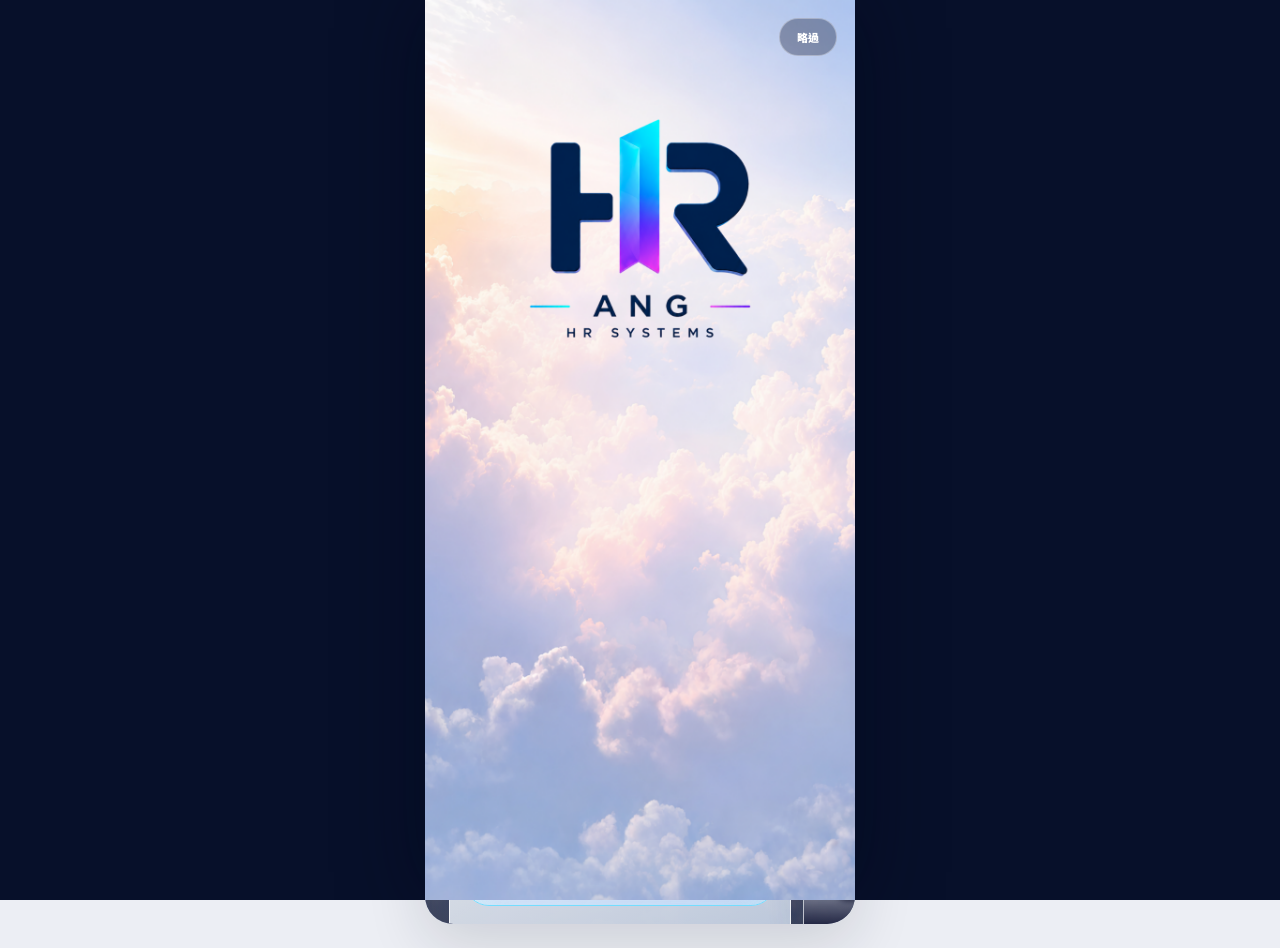
<file: app/index.html>
<!doctype html>
<html lang="zh-Hant">
  <head>
    <meta charset="UTF-8" />
    <meta name="viewport" content="width=device-width, initial-scale=1.0, viewport-fit=cover" />
    <meta name="theme-color" content="#f7f4fb" />
    <meta name="description" content="ANG HR 人力資源管理系統" />
    <title>ANG HR</title>
    <script type="module" crossorigin src="./assets/index-DwNMzswZ.js"></script>
    <link rel="stylesheet" crossorigin href="./assets/index-C1fEYMkG.css">
  </head>
  <body>
    <div id="root"></div>
  </body>
</html>
</file>
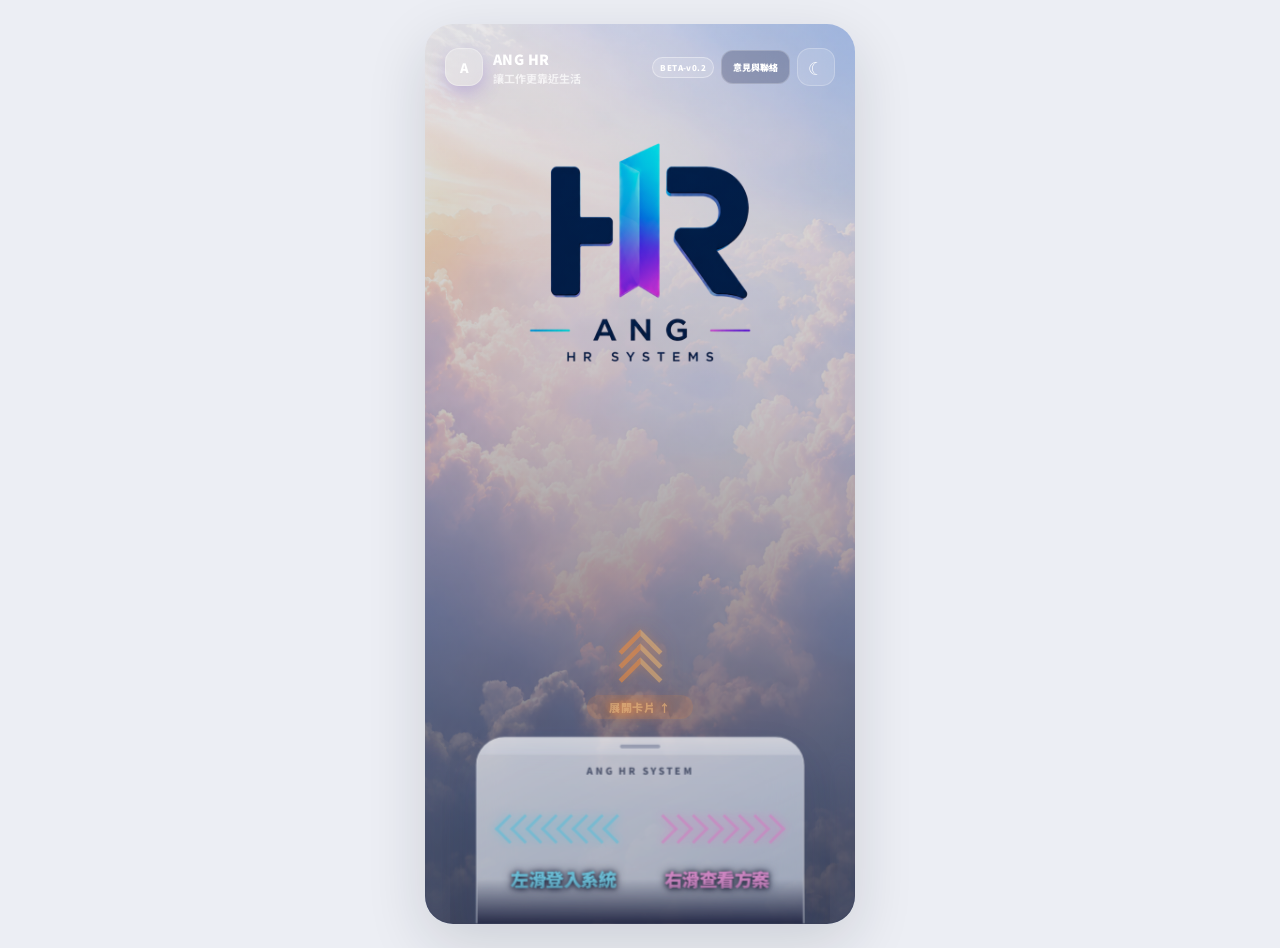
<file: beta/v0.2/index.html>
<!doctype html>
<html lang="zh-Hant">
  <head>
    <meta charset="UTF-8" />
    <meta name="viewport" content="width=device-width, initial-scale=1.0, viewport-fit=cover" />
    <meta name="theme-color" content="#f7f4fb" />
    <meta name="description" content="ANG HR 人力資源管理系統" />
    <title>ANG HR</title>
    <script type="module" crossorigin src="./assets/index-DzcmN3Ci.js"></script>
    <link rel="stylesheet" crossorigin href="./assets/index-BCCn6JdH.css">
  </head>
  <body>
    <div id="root"></div>
  </body>
</html>
</file>
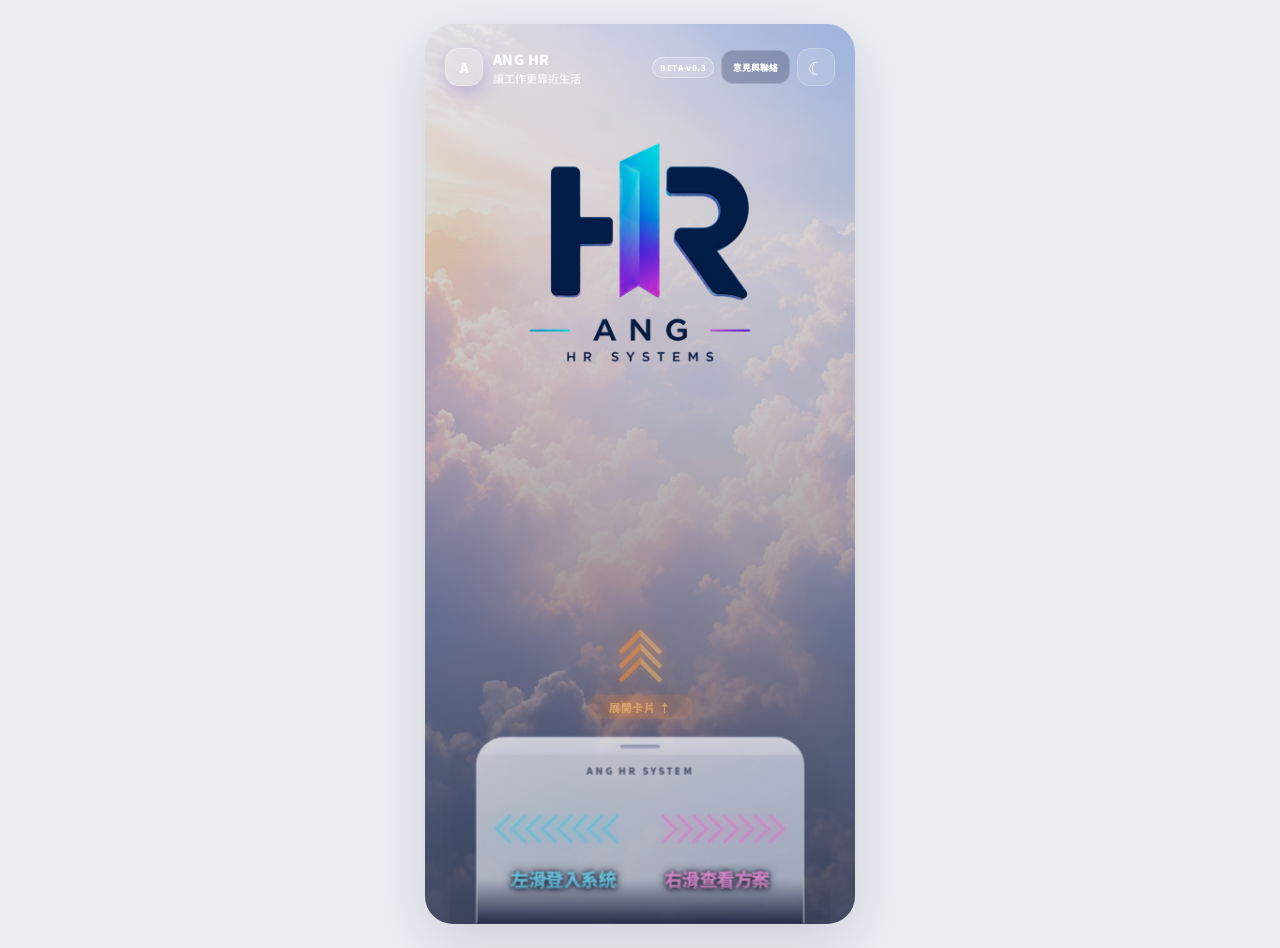
<file: beta/v0.3/index.html>
<!doctype html>
<html lang="zh-Hant">
  <head>
    <meta charset="UTF-8" />
    <meta name="viewport" content="width=device-width, initial-scale=1.0, viewport-fit=cover" />
    <meta name="theme-color" content="#f7f4fb" />
    <meta name="description" content="ANG HR 人力資源管理系統" />
    <title>ANG HR</title>
    <script type="module" crossorigin src="./assets/index-BchWitJj.js"></script>
    <link rel="stylesheet" crossorigin href="./assets/index-IKC-pTuI.css">
  </head>
  <body>
    <div id="root"></div>
  </body>
</html>
</file>
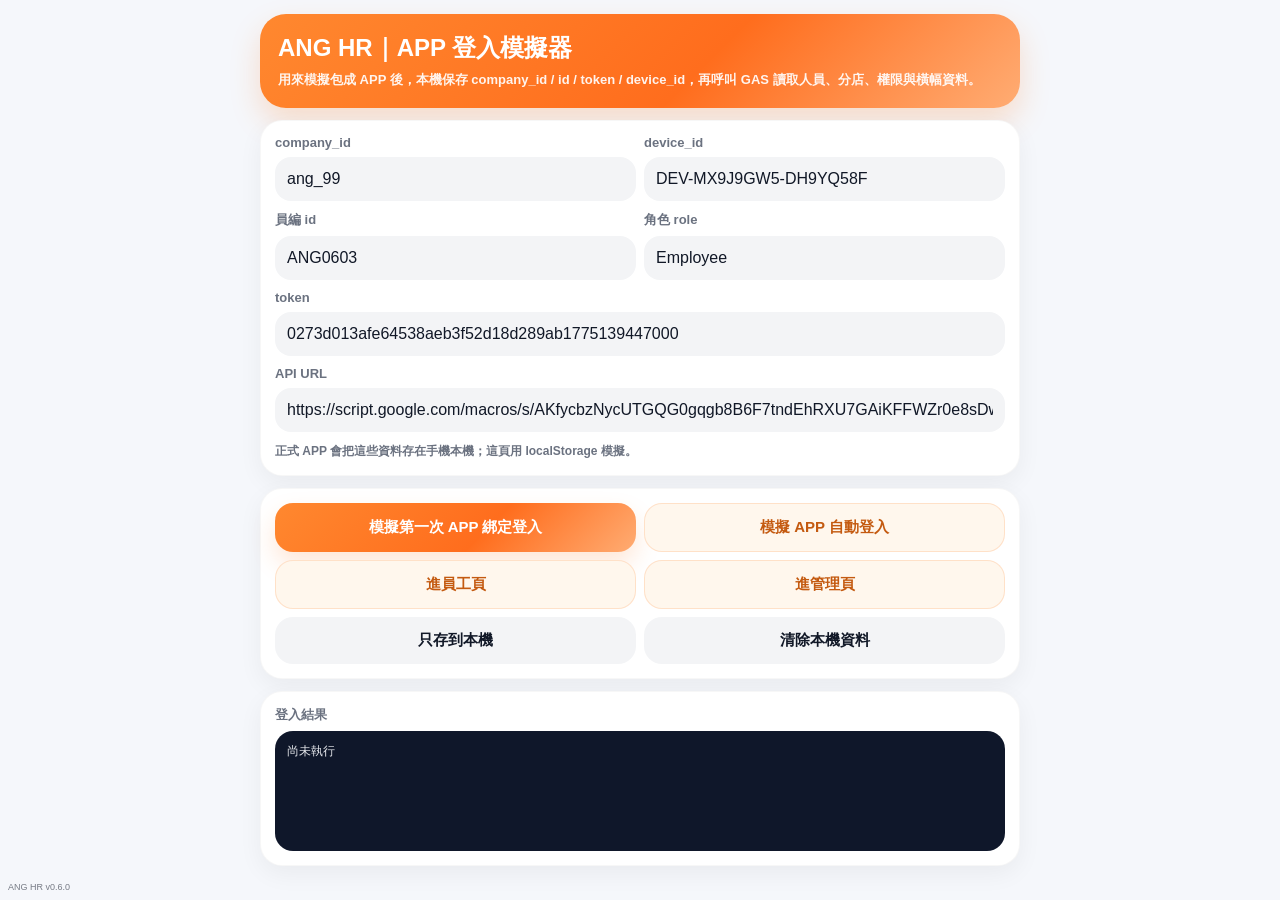
<file: app_login_simulator.html>
<!DOCTYPE html>
<html lang="zh-Hant">
<head>
  <meta charset="UTF-8">
  <meta name="viewport" content="width=device-width,initial-scale=1,maximum-scale=1,user-scalable=no,viewport-fit=cover">
  <title>ANG HR｜APP 登入模擬器</title>
  <script src="./config.js"></script>
  <style>
    :root{
      --bg:#f5f7fb;--card:#fff;--text:#111827;--muted:#6b7280;
      --main:#ff7a21;--deep:#c45a10;--line:#e5e7eb;
      --gradient:linear-gradient(135deg,#ff882f 0%,#ff6d1d 58%,#ffac73 100%);
    }
    *{box-sizing:border-box;-webkit-tap-highlight-color:transparent}
    body{margin:0;background:var(--bg);color:var(--text);font-family:-apple-system,BlinkMacSystemFont,"Segoe UI",sans-serif;padding:14px}
    .wrap{max-width:760px;margin:0 auto}
    .hero{background:var(--gradient);color:#fff;border-radius:26px;padding:18px;margin-bottom:12px;box-shadow:0 14px 30px rgba(255,122,33,.22)}
    .hero h1{margin:0 0 6px;font-size:24px}
    .hero p{margin:0;font-size:13px;font-weight:800;opacity:.92;line-height:1.5}
    .card{background:var(--card);border-radius:22px;padding:14px;margin-bottom:12px;box-shadow:0 8px 24px rgba(0,0,0,.05);border:1px solid rgba(0,0,0,.03)}
    label{display:block;font-size:13px;color:var(--muted);font-weight:900;margin:0 0 7px}
    input,textarea{width:100%;border:none;outline:none;border-radius:16px;background:#f3f4f6;padding:13px 12px;font:inherit;color:var(--text);margin-bottom:10px}
    textarea{min-height:150px;font-family:ui-monospace,SFMono-Regular,Consolas,monospace;font-size:12px;line-height:1.5}
    .grid{display:grid;grid-template-columns:1fr 1fr;gap:8px}
    .btn{border:none;outline:none;cursor:pointer;width:100%;border-radius:18px;padding:14px;font-weight:900;font-size:15px;background:var(--gradient);color:#fff;box-shadow:0 12px 24px rgba(255,122,33,.18)}
    .btn.ghost{background:#fff7ed;color:var(--deep);border:1px solid rgba(255,122,33,.18);box-shadow:none}
    .btn.gray{background:#f3f4f6;color:#111827;box-shadow:none}
    .note{font-size:12px;line-height:1.6;color:var(--muted);font-weight:800}
    .result{background:#0f172a;color:#e5e7eb;border-radius:18px;padding:12px;font-family:ui-monospace,SFMono-Regular,Consolas,monospace;font-size:12px;white-space:pre-wrap;word-break:break-word;min-height:120px}
    .ok{color:#10b981}.bad{color:#ef4444}
    @media(max-width:560px){.grid{grid-template-columns:1fr}}
  </style>
</head>
<body>
  <div class="wrap">
    <div class="hero">
      <h1>ANG HR｜APP 登入模擬器</h1>
      <p>用來模擬包成 APP 後，本機保存 company_id / id / token / device_id，再呼叫 GAS 讀取人員、分店、權限與橫幅資料。</p>
    </div>

    <div class="card">
      <div class="grid">
        <div>
          <label>company_id</label>
          <input id="companyId" value="ang_99" placeholder="例如 ang_99">
        </div>
        <div>
          <label>device_id</label>
          <input id="deviceId" placeholder="自動產生">
        </div>
      </div>
      <div class="grid">
        <div>
          <label>員編 id</label>
          <input id="empId" value="ANG0603" placeholder="ANG0603">
        </div>
        <div>
          <label>角色 role</label>
          <input id="role" value="Creator" placeholder="Employee / Manager / Admin / Creator">
        </div>
      </div>
      <label>token</label>
      <input id="token" value="0273d013afe64538aeb3f52d18d289ab1775139447000" placeholder="員工 token">
      <label>API URL</label>
      <input id="apiUrl" placeholder="自動讀 config.js">
      <div class="note">正式 APP 會把這些資料存在手機本機；這頁用 localStorage 模擬。</div>
    </div>

    <div class="card">
      <div class="grid">
        <button class="btn" onclick="bindLogin()">模擬第一次 APP 綁定登入</button>
        <button class="btn ghost" onclick="autoLogin()">模擬 APP 自動登入</button>
        <button class="btn ghost" onclick="goEmployee()">進員工頁</button>
        <button class="btn ghost" onclick="goAdmin()">進管理頁</button>
        <button class="btn gray" onclick="saveLocal()">只存到本機</button>
        <button class="btn gray" onclick="clearLocal()">清除本機資料</button>
      </div>
    </div>

    <div class="card">
      <label>登入結果</label>
      <div class="result" id="result">尚未執行</div>
    </div>
  </div>

  <script>
    function qs(id){return document.getElementById(id)}
    function log(obj){
      qs('result').textContent = typeof obj === 'string' ? obj : JSON.stringify(obj, null, 2);
    }
    function randDevice(){
      return 'appsim-' + Math.random().toString(16).slice(2) + '-' + Date.now();
    }
    function getApi(){
      var cfg=window.ANG_HR_CONFIG||{};
      return (qs('apiUrl').value || cfg.apiBaseUrl || cfg.workerApiUrl || cfg.gasApiUrl || '').trim();
    }
    function getDirBase(){
      return String(location.href).split('#')[0].split('?')[0].replace(/\/[^\/]*$/,'');
    }
    function pageUrl(file){
      var q = [
        'company_id=' + encodeURIComponent(qs('companyId').value.trim()),
        'id=' + encodeURIComponent(qs('empId').value.trim().toUpperCase()),
        'token=' + encodeURIComponent(qs('token').value.trim()),
        'role=' + encodeURIComponent(qs('role').value.trim()),
        'device_id=' + encodeURIComponent(qs('deviceId').value.trim()),
        'app=1',
        '_ts=' + Date.now()
      ];
      return getDirBase() + '/' + file + '?' + q.join('&');
    }
    function payload(action){
      return {
        action: action,
        company_id: qs('companyId').value.trim(),
        id: qs('empId').value.trim().toUpperCase(),
        token: qs('token').value.trim(),
        role: qs('role').value.trim(),
        device_id: qs('deviceId').value.trim(),
        app: '1'
      };
    }
    function saveLocal(){
      if(!qs('deviceId').value.trim()) qs('deviceId').value = randDevice();
      localStorage.setItem('ang_company_id', qs('companyId').value.trim());
      localStorage.setItem('ang_employee_id', qs('empId').value.trim().toUpperCase());
      localStorage.setItem('ang_employee_token', qs('token').value.trim());
      localStorage.setItem('ang_user_role', qs('role').value.trim());
      localStorage.setItem('ang_employee_role', qs('role').value.trim());
      localStorage.setItem('ang_device_id', qs('deviceId').value.trim());
      localStorage.setItem('ang_app_mode', '1');
      log('已存到本機 localStorage，可按「進員工頁 / 進管理頁」測試。');
    }
    function clearLocal(){
      ['ang_company_id','ang_employee_id','ang_employee_token','ang_user_role','ang_employee_role','ang_device_id','ang_app_mode'].forEach(function(k){localStorage.removeItem(k)});
      qs('deviceId').value = randDevice();
      log('已清除本機資料，並重新產生 device_id。');
    }
    function call(action){
      saveLocal();
      var api=getApi();
      if(!api){log('缺少 API URL，請確認 config.js');return}
      log('呼叫中：' + action);
      fetch(api,{
        method:'POST',
        headers:{'Content-Type':'text/plain;charset=utf-8'},
        body:JSON.stringify(payload(action))
      })
      .then(function(r){return r.text()})
      .then(function(t){
        var data={};
        try{data=JSON.parse(t)}catch(e){data={ok:false,message:'invalid_json',raw:t}}
        if(data && data.ok){
          if(data.profile && data.profile.role) qs('role').value = data.profile.role;
          if(data.device_id) qs('deviceId').value = data.device_id;
          saveLocal();
        }
        log(data);
      })
      .catch(function(e){log({ok:false,message:String(e)})});
    }
    function bindLogin(){call('appBindLogin')}
    function autoLogin(){call('appAutoLogin')}
    function goEmployee(){saveLocal(); location.href=pageUrl('employee.html')}
    function goAdmin(){saveLocal(); location.href=pageUrl('admin.html')}

    (function init(){
      var cfg=window.ANG_HR_CONFIG||{};
      qs('apiUrl').value = cfg.apiBaseUrl || cfg.workerApiUrl || cfg.gasApiUrl || '';
      qs('companyId').value = localStorage.getItem('ang_company_id') || qs('companyId').value;
      qs('empId').value = localStorage.getItem('ang_employee_id') || qs('empId').value;
      qs('token').value = localStorage.getItem('ang_employee_token') || qs('token').value;
      qs('role').value = localStorage.getItem('ang_user_role') || qs('role').value;
      qs('deviceId').value = localStorage.getItem('ang_device_id') || randDevice();
    })();
  </script>
</body>
</html>
</file>
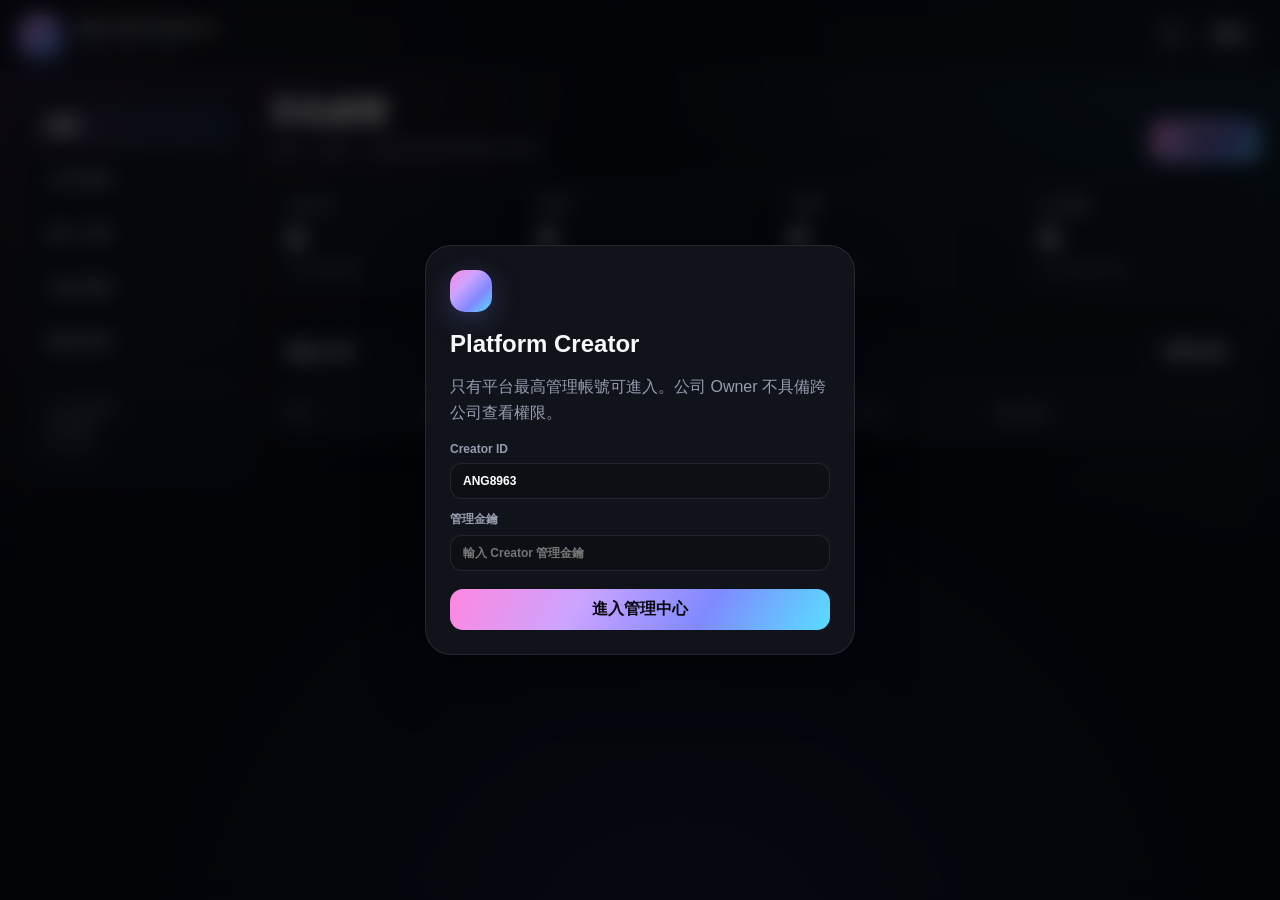
<file: creator.html>
<!DOCTYPE html>
<html lang="zh-Hant">
<head>
<meta charset="UTF-8">
<meta name="viewport" content="width=device-width,initial-scale=1,viewport-fit=cover">
<meta name="theme-color" content="#0b0c10">
<title>ANG HR｜Platform Creator</title>
<style>
:root{
  --c1:#FF87E0;--c2:#CCA4FF;--c3:#8089FF;--c4:#59DDFF;
  --bg:#08090d;--panel:#11131a;--panel2:#171a23;--line:rgba(255,255,255,.09);
  --text:#f7f8fc;--muted:#969caf;--ok:#53e0a5;--warn:#ffd166;--danger:#ff6b7a;
  --shadow:0 22px 60px rgba(0,0,0,.34);
}
*{box-sizing:border-box}
html,body{margin:0;min-height:100%;background:var(--bg);color:var(--text);font-family:-apple-system,BlinkMacSystemFont,"Segoe UI","Noto Sans TC",sans-serif}
button,input,select,textarea{font:inherit}
button{cursor:pointer}
body:before{content:"";position:fixed;inset:-30%;pointer-events:none;background:
 radial-gradient(circle at 22% 20%,rgba(255,135,224,.16),transparent 28%),
 radial-gradient(circle at 78% 18%,rgba(89,221,255,.13),transparent 30%),
 radial-gradient(circle at 52% 88%,rgba(128,137,255,.14),transparent 34%)}
.hidden{display:none!important}
.shell{position:relative;min-height:100vh}
.topbar{position:sticky;top:0;z-index:30;display:flex;align-items:center;justify-content:space-between;gap:14px;padding:14px 20px;padding-top:calc(14px + env(safe-area-inset-top));background:rgba(8,9,13,.78);backdrop-filter:blur(22px);border-bottom:1px solid var(--line)}
.brand{display:flex;align-items:center;gap:12px;min-width:0}
.logo{width:42px;height:42px;border-radius:15px;background:linear-gradient(135deg,var(--c1),var(--c2),var(--c3),var(--c4));box-shadow:0 8px 28px rgba(128,137,255,.25)}
.brand h1{font-size:16px;margin:0;letter-spacing:.04em}
.brand p{font-size:11px;margin:3px 0 0;color:var(--muted)}
.top-actions{display:flex;gap:8px}
.icon-btn,.btn{border:1px solid var(--line);background:var(--panel2);color:var(--text);border-radius:13px;padding:10px 13px;font-weight:800}
.btn.primary{border:0;background:linear-gradient(120deg,var(--c1),var(--c2),var(--c3),var(--c4));color:#07080c}
.btn.danger{background:rgba(255,107,122,.12);color:#ff98a3;border-color:rgba(255,107,122,.28)}
.btn.ghost{background:transparent}
.layout{display:grid;grid-template-columns:230px minmax(0,1fr);gap:18px;max-width:1500px;margin:auto;padding:18px 20px 40px}
.sidebar{position:sticky;top:91px;align-self:start;background:rgba(17,19,26,.88);border:1px solid var(--line);border-radius:22px;padding:12px;box-shadow:var(--shadow)}
.nav{display:grid;gap:7px}
.nav button{border:0;background:transparent;color:var(--muted);border-radius:14px;text-align:left;padding:13px 14px;font-weight:800}
.nav button.active{background:linear-gradient(90deg,rgba(255,135,224,.16),rgba(89,221,255,.11));color:#fff}
.side-foot{margin-top:18px;padding:12px;border-top:1px solid var(--line);font-size:12px;color:var(--muted);line-height:1.6}
.main{min-width:0}
.page-head{display:flex;align-items:flex-end;justify-content:space-between;gap:14px;margin:2px 0 18px}
.page-head h2{font-size:30px;margin:0}
.page-head p{margin:7px 0 0;color:var(--muted)}
.stats{display:grid;grid-template-columns:repeat(4,minmax(0,1fr));gap:13px;margin-bottom:16px}
.stat{background:rgba(17,19,26,.86);border:1px solid var(--line);border-radius:20px;padding:18px;box-shadow:var(--shadow)}
.stat .label{font-size:12px;color:var(--muted);font-weight:800}
.stat .value{font-size:30px;font-weight:950;margin-top:7px}
.stat .sub{font-size:12px;color:var(--muted);margin-top:5px}
.card{background:rgba(17,19,26,.88);border:1px solid var(--line);border-radius:22px;box-shadow:var(--shadow);overflow:hidden}
.card-head{display:flex;align-items:center;justify-content:space-between;gap:12px;padding:17px 18px;border-bottom:1px solid var(--line)}
.card-head h3{margin:0;font-size:17px}
.filters{display:flex;flex-wrap:wrap;gap:9px;padding:14px 18px;border-bottom:1px solid var(--line)}
.field{background:#0d0f15;border:1px solid var(--line);color:#fff;border-radius:12px;padding:10px 12px;outline:none;min-width:150px}
.field:focus{border-color:rgba(128,137,255,.65)}
.table-wrap{overflow:auto}
table{width:100%;border-collapse:collapse;min-width:1000px}
th,td{padding:14px 16px;border-bottom:1px solid var(--line);text-align:left;vertical-align:middle}
th{font-size:11px;letter-spacing:.06em;color:var(--muted);text-transform:uppercase;background:rgba(255,255,255,.015)}
td{font-size:13px}
.company-name{font-weight:900;font-size:14px}
.company-id{font-size:11px;color:var(--muted);margin-top:4px}
.badge{display:inline-flex;align-items:center;gap:5px;border-radius:999px;padding:6px 9px;font-size:11px;font-weight:900;background:rgba(255,255,255,.07)}
.badge.ok{color:var(--ok);background:rgba(83,224,165,.10)}
.badge.warn{color:var(--warn);background:rgba(255,209,102,.10)}
.badge.danger{color:#ff95a0;background:rgba(255,107,122,.10)}
.badge.plan{color:#dcd0ff;background:rgba(204,164,255,.12)}
.row-actions{display:flex;gap:6px}
.mini{padding:7px 9px;border-radius:10px;border:1px solid var(--line);background:var(--panel2);color:#fff;font-size:11px;font-weight:800}
.empty{padding:46px;text-align:center;color:var(--muted)}
.overlay{position:fixed;inset:0;z-index:80;background:rgba(2,3,7,.72);backdrop-filter:blur(10px);display:grid;place-items:center;padding:18px}
.login-card,.modal{width:min(620px,100%);background:#11131a;border:1px solid var(--line);border-radius:26px;box-shadow:var(--shadow);padding:24px}
.login-card{width:min(430px,100%)}
.login-card h2,.modal h3{margin:0 0 8px}
.login-card p,.modal p{color:var(--muted);line-height:1.6}
.form-grid{display:grid;grid-template-columns:1fr 1fr;gap:12px}
.form-grid .full{grid-column:1/-1}
label{display:grid;gap:7px;font-size:12px;color:var(--muted);font-weight:800}
.modal-actions{display:flex;justify-content:flex-end;gap:9px;margin-top:18px}
.toast{position:fixed;left:50%;bottom:calc(22px + env(safe-area-inset-bottom));z-index:120;transform:translateX(-50%) translateY(20px);opacity:0;pointer-events:none;background:#1b1e28;color:#fff;border:1px solid var(--line);border-radius:14px;padding:12px 16px;box-shadow:var(--shadow);transition:.2s}
.toast.show{opacity:1;transform:translateX(-50%)}
.mobile-nav{display:none}
@media(max-width:1000px){.stats{grid-template-columns:repeat(2,1fr)}}
@media(max-width:760px){
 .layout{display:block;padding:12px 12px 92px}.sidebar{display:none}.topbar{padding-left:14px;padding-right:14px}
 .page-head{align-items:flex-start;flex-direction:column}.page-head h2{font-size:25px}
 .stats{grid-template-columns:1fr 1fr;gap:9px}.stat{padding:14px}.stat .value{font-size:25px}
 .mobile-nav{position:fixed;z-index:50;left:10px;right:10px;bottom:calc(10px + env(safe-area-inset-bottom));display:grid;grid-template-columns:repeat(5,1fr);gap:5px;background:rgba(17,19,26,.9);border:1px solid var(--line);border-radius:19px;padding:7px;backdrop-filter:blur(20px)}
 .mobile-nav button{border:0;background:transparent;color:var(--muted);padding:9px 3px;border-radius:12px;font-size:10px;font-weight:800}
 .mobile-nav button.active{background:rgba(128,137,255,.15);color:#fff}
 .form-grid{grid-template-columns:1fr}
 .form-grid .full{grid-column:auto}
}
</style>
</head>
<body>
<div class="shell">
  <header class="topbar">
    <div class="brand"><div class="logo"></div><div><h1>ANG HR Platform</h1><p>Creator Control Center</p></div></div>
    <div class="top-actions">
      <button class="icon-btn" onclick="refreshAll()" title="重新整理">↻</button>
      <button class="icon-btn" onclick="logoutCreator()" title="登出">登出</button>
    </div>
  </header>

  <div class="layout">
    <aside class="sidebar">
      <nav class="nav" id="sideNav">
        <button class="active" data-page="overview" onclick="switchPage('overview')">總覽</button>
        <button data-page="companies" onclick="switchPage('companies')">公司管理</button>
        <button data-page="personal" onclick="switchPage('personal')">個人方案</button>
        <button data-page="billing" onclick="switchPage('billing')">付款狀態</button>
        <button data-page="modules" onclick="switchPage('modules')">模組管理</button>
      </nav>
      <div class="side-foot">平台最高權限<br><strong id="creatorLabel">ANG8963</strong><br><span id="lastSync">尚未同步</span></div>
    </aside>

    <main class="main">
      <section id="page-overview">
        <div class="page-head"><div><h2>系統總覽</h2><p>公司、方案、付款與使用狀態集中管理。</p></div><button class="btn primary" onclick="openCompanyModal()">＋ 新增公司</button></div>
        <div class="stats">
          <div class="stat"><div class="label">全部公司</div><div class="value" id="statCompanies">0</div><div class="sub">含試用與停權</div></div>
          <div class="stat"><div class="label">啟用中</div><div class="value" id="statActive">0</div><div class="sub">正常提供服務</div></div>
          <div class="stat"><div class="label">付費中</div><div class="value" id="statPaid">0</div><div class="sub">付款狀態正常</div></div>
          <div class="stat"><div class="label">員工總數</div><div class="value" id="statEmployees">0</div><div class="sub">各公司啟用人數</div></div>
        </div>
        <div class="card">
          <div class="card-head"><h3>最近公司</h3><button class="btn ghost" onclick="switchPage('companies')">查看全部</button></div>
          <div class="table-wrap"><table><thead><tr><th>公司</th><th>方案</th><th>狀態</th><th>付款</th><th>員工</th><th>建立日期</th><th></th></tr></thead><tbody id="recentBody"></tbody></table></div>
        </div>
      </section>

      <section id="page-companies" class="hidden">
        <div class="page-head"><div><h2>公司管理</h2><p>辨識同名分店、獨立公司與同一老闆多公司。</p></div><button class="btn primary" onclick="openCompanyModal()">＋ 新增公司</button></div>
        <div class="card">
          <div class="filters">
            <input id="companySearch" class="field" placeholder="搜尋公司、代碼、負責人" oninput="renderCompanies()">
            <select id="planFilter" class="field" onchange="renderCompanies()"><option value="">全部方案</option><option>basic</option><option>plus</option><option>premium</option><option>enterprise</option></select>
            <select id="statusFilter" class="field" onchange="renderCompanies()"><option value="">全部狀態</option><option value="active">啟用</option><option value="trial">試用</option><option value="suspended">停權</option><option value="cancelled">取消</option></select>
          </div>
          <div class="table-wrap"><table><thead><tr><th>公司</th><th>負責人</th><th>方案</th><th>服務狀態</th><th>付款</th><th>員工</th><th>下次收費</th><th>操作</th></tr></thead><tbody id="companyBody"></tbody></table></div>
        </div>
      </section>

      <section id="page-personal" class="hidden">
        <div class="page-head"><div><h2>個人方案</h2><p>Solo、Pro、Performance 使用者會在此獨立管理。</p></div></div>
        <div class="card"><div class="empty">個人方案資料表尚未建立；本頁已保留，不與企業公司清單混用。</div></div>
      </section>

      <section id="page-billing" class="hidden">
        <div class="page-head"><div><h2>付款狀態</h2><p>查看試用、正常付款、逾期、特權與取消。</p></div></div>
        <div class="card"><div class="table-wrap"><table><thead><tr><th>公司</th><th>方案</th><th>付款狀態</th><th>月費</th><th>付費期限</th><th>下次收費</th></tr></thead><tbody id="billingBody"></tbody></table></div></div>
      </section>

      <section id="page-modules" class="hidden">
        <div class="page-head"><div><h2>模組管理</h2><p>模組採公司獨立授權，未購買不影響基本方案。</p></div></div>
        <div class="card"><div class="empty">模組授權表將在第二階段接入。預留：薪資、GPS、NFC、報表、API、AI。</div></div>
      </section>
    </main>
  </div>

  <nav class="mobile-nav" id="mobileNav">
    <button class="active" data-page="overview" onclick="switchPage('overview')">總覽</button>
    <button data-page="companies" onclick="switchPage('companies')">公司</button>
    <button data-page="personal" onclick="switchPage('personal')">個人</button>
    <button data-page="billing" onclick="switchPage('billing')">付款</button>
    <button data-page="modules" onclick="switchPage('modules')">模組</button>
  </nav>
</div>

<div id="loginOverlay" class="overlay">
  <div class="login-card">
    <div class="logo" style="margin-bottom:18px"></div>
    <h2>Platform Creator</h2>
    <p>只有平台最高管理帳號可進入。公司 Owner 不具備跨公司查看權限。</p>
    <label>Creator ID<input id="loginId" class="field" value="ANG8963" autocomplete="username"></label>
    <label style="margin-top:12px">管理金鑰<input id="loginKey" class="field" type="password" placeholder="輸入 Creator 管理金鑰" autocomplete="current-password"></label>
    <button class="btn primary" style="width:100%;margin-top:18px" onclick="loginCreator()">進入管理中心</button>
  </div>
</div>

<div id="companyOverlay" class="overlay hidden">
  <div class="modal">
    <h3 id="companyModalTitle">公司資料</h3>
    <p>公司代碼是跨分店與同名公司的唯一識別，建立後不建議更改。</p>
    <div class="form-grid">
      <label>公司代碼<input id="editCompanyId" class="field" placeholder="ANGC0001"></label>
      <label>公司名稱<input id="editCompanyName" class="field"></label>
      <label>副名稱／分店識別<input id="editCompanySubName" class="field" placeholder="台中一店"></label>
      <label>負責人姓名<input id="editOwnerName" class="field"></label>
      <label>負責人 Email<input id="editOwnerEmail" class="field"></label>
      <label>負責人電話<input id="editOwnerPhone" class="field"></label>
      <label>方案<select id="editPlan" class="field"><option value="basic">Basic</option><option value="plus">Plus</option><option value="premium">Premium</option><option value="enterprise">Enterprise</option></select></label>
      <label>服務狀態<select id="editStatus" class="field"><option value="active">啟用</option><option value="trial">試用</option><option value="suspended">停權</option><option value="cancelled">取消</option></select></label>
      <label>付款狀態<select id="editPayment" class="field"><option value="first_month_free">首月免費</option><option value="active_paid">正常付款</option><option value="past_due">逾期</option><option value="expired">到期</option><option value="free_privilege">特權免費</option><option value="cancelled">取消</option></select></label>
      <label>員工上限<input id="editQuota" class="field" type="number" min="0"></label>
      <label class="full">備註<textarea id="editNote" class="field" rows="3"></textarea></label>
    </div>
    <div class="modal-actions"><button class="btn ghost" onclick="closeCompanyModal()">取消</button><button class="btn primary" onclick="saveCompany()">儲存</button></div>
  </div>
</div>

<div id="toast" class="toast"></div>

<script>
const state={creatorId:'',creatorKey:'',companies:[],payments:[],editingId:'',demo:false};

function gasCall(name,args){
  return new Promise((resolve,reject)=>{
    if(window.google&&google.script&&google.script.run){
      let run=google.script.run.withSuccessHandler(resolve).withFailureHandler(reject);
      run[name].apply(run,args||[]);
      return;
    }
    reject(new Error('此頁需由 Google Apps Script 開啟'));
  });
}
function toast(msg){const el=document.getElementById('toast');el.textContent=msg;el.classList.add('show');clearTimeout(el._t);el._t=setTimeout(()=>el.classList.remove('show'),2400)}
function esc(v){return String(v??'').replace(/[&<>"']/g,m=>({'&':'&amp;','<':'&lt;','>':'&gt;','"':'&quot;',"'":'&#39;'}[m]))}
function statusBadge(v){const x=String(v||'').toLowerCase();const c=x==='active'?'ok':x==='trial'?'warn':'danger';const map={active:'啟用',trial:'試用',suspended:'停權',cancelled:'取消'};return `<span class="badge ${c}">${esc(map[x]||v||'-')}</span>`}
function paymentBadge(v){const x=String(v||'').toLowerCase();const ok=['active_paid','free_privilege'].includes(x);const warn=['first_month_free','trial'].includes(x);const c=ok?'ok':warn?'warn':'danger';const map={active_paid:'正常付款',free_privilege:'特權免費',first_month_free:'首月免費',past_due:'逾期',expired:'到期',cancelled:'取消'};return `<span class="badge ${c}">${esc(map[x]||v||'-')}</span>`}
function planBadge(v){return `<span class="badge plan">${esc(String(v||'basic').toUpperCase())}</span>`}

async function loginCreator(){
  const id=document.getElementById('loginId').value.trim().toUpperCase();
  const key=document.getElementById('loginKey').value;
  if(!id||!key){toast('請輸入 Creator ID 與管理金鑰');return}
  try{
    const res=await gasCall('angPlatformCreatorLogin',[id,key]);
    if(!res||!res.ok)throw new Error((res&&res.message)||'登入失敗');
    state.creatorId=id;state.creatorKey=key;
    sessionStorage.setItem('ang_platform_creator_id',id);
    sessionStorage.setItem('ang_platform_creator_key',key);
    document.getElementById('loginOverlay').classList.add('hidden');
    document.getElementById('creatorLabel').textContent=id;
    await refreshAll();
  }catch(e){toast(e.message||String(e))}
}
function logoutCreator(){sessionStorage.removeItem('ang_platform_creator_id');sessionStorage.removeItem('ang_platform_creator_key');location.reload()}

async function refreshAll(){
  if(!state.creatorId)return;
  try{
    const res=await gasCall('angPlatformCreatorGetBootstrap',[state.creatorId,state.creatorKey]);
    if(!res||!res.ok)throw new Error((res&&res.message)||'資料讀取失敗');
    state.companies=Array.isArray(res.companies)?res.companies:[];
    state.payments=Array.isArray(res.payments)?res.payments:[];
    renderAll();
    document.getElementById('lastSync').textContent='同步 '+new Date().toLocaleTimeString('zh-TW',{hour:'2-digit',minute:'2-digit'});
    toast('已更新');
  }catch(e){toast(e.message||String(e))}
}
function renderAll(){
  const cs=state.companies;
  document.getElementById('statCompanies').textContent=cs.length;
  document.getElementById('statActive').textContent=cs.filter(x=>String(x.status).toLowerCase()==='active').length;
  document.getElementById('statPaid').textContent=cs.filter(x=>['active_paid','free_privilege'].includes(String(x.payment_status||x.billing_status).toLowerCase())).length;
  document.getElementById('statEmployees').textContent=cs.reduce((n,x)=>n+(Number(x.active_employee_count||x.employee_count)||0),0);
  document.getElementById('recentBody').innerHTML=companyRows(cs.slice().sort((a,b)=>String(b.created_at).localeCompare(String(a.created_at))).slice(0,8),false);
  renderCompanies();renderBilling();
}
function companyRows(list,actions=true){
  if(!list.length)return `<tr><td colspan="8"><div class="empty">沒有符合資料</div></td></tr>`;
  return list.map(c=>`<tr>
    <td><div class="company-name">${esc(c.company_name||'-')}</div><div class="company-id">${esc(c.company_id||'-')} ${c.company_sub_name?'｜'+esc(c.company_sub_name):''}</div></td>
    <td>${esc(c.owner_name||c.admin_name||'-')}<div class="company-id">${esc(c.owner_email||c.verified_email||'')}</div></td>
    <td>${planBadge(c.plan)}</td><td>${statusBadge(c.status)}</td><td>${paymentBadge(c.payment_status||c.billing_status)}</td>
    <td>${esc(c.active_employee_count||c.employee_count||0)} / ${esc(c.employee_quota||'-')}</td>
    <td>${esc(c.next_charge_at||c.trial_ends_at||'-')}</td>
    <td>${actions?`<div class="row-actions"><button class="mini" onclick="editCompany('${esc(c.company_id)}')">編輯</button><button class="mini" onclick="openCompanySheet('${esc(c.spreadsheet_url||c.company_spreadsheet_url||'')}')">資料</button></div>`:esc(String(c.created_at||'').slice(0,10)||'-')}</td>
  </tr>`).join('');
}
function renderCompanies(){
  const q=(document.getElementById('companySearch')?.value||'').trim().toLowerCase();
  const plan=document.getElementById('planFilter')?.value||'';
  const status=document.getElementById('statusFilter')?.value||'';
  const list=state.companies.filter(c=>{
    const hay=[c.company_id,c.company_name,c.company_sub_name,c.owner_name,c.owner_email,c.verified_email].join(' ').toLowerCase();
    return (!q||hay.includes(q))&&(!plan||String(c.plan).toLowerCase()===plan)&&(!status||String(c.status).toLowerCase()===status);
  });
  document.getElementById('companyBody').innerHTML=companyRows(list,true);
}
function renderBilling(){
  const cs=state.companies;
  document.getElementById('billingBody').innerHTML=cs.length?cs.map(c=>`<tr><td><div class="company-name">${esc(c.company_name)}</div><div class="company-id">${esc(c.company_id)}</div></td><td>${planBadge(c.plan)}</td><td>${paymentBadge(c.payment_status||c.billing_status)}</td><td>${esc(c.monthly_total||c.base_monthly_price||'-')}</td><td>${esc(c.paid_until||'-')}</td><td>${esc(c.next_charge_at||'-')}</td></tr>`).join(''):`<tr><td colspan="6"><div class="empty">尚無付款資料</div></td></tr>`;
}
function switchPage(page){
  ['overview','companies','personal','billing','modules'].forEach(p=>document.getElementById('page-'+p).classList.toggle('hidden',p!==page));
  document.querySelectorAll('[data-page]').forEach(b=>b.classList.toggle('active',b.dataset.page===page));
}
function openCompanyModal(c){
  state.editingId=c?.company_id||'';
  document.getElementById('companyModalTitle').textContent=c?'編輯公司':'新增公司';
  document.getElementById('editCompanyId').value=c?.company_id||'';
  document.getElementById('editCompanyId').disabled=!!c;
  document.getElementById('editCompanyName').value=c?.company_name||'';
  document.getElementById('editCompanySubName').value=c?.company_sub_name||'';
  document.getElementById('editOwnerName').value=c?.owner_name||c?.admin_name||'';
  document.getElementById('editOwnerEmail').value=c?.owner_email||c?.verified_email||'';
  document.getElementById('editOwnerPhone').value=c?.owner_phone||c?.admin_phone||'';
  document.getElementById('editPlan').value=String(c?.plan||'basic').toLowerCase();
  document.getElementById('editStatus').value=String(c?.status||'active').toLowerCase();
  document.getElementById('editPayment').value=String(c?.payment_status||c?.billing_status||'first_month_free').toLowerCase();
  document.getElementById('editQuota').value=c?.employee_quota||'';
  document.getElementById('editNote').value=c?.note||'';
  document.getElementById('companyOverlay').classList.remove('hidden');
}
function closeCompanyModal(){document.getElementById('companyOverlay').classList.add('hidden')}
function editCompany(id){const c=state.companies.find(x=>String(x.company_id)===String(id));if(c)openCompanyModal(c)}
async function saveCompany(){
  const data={
    company_id:document.getElementById('editCompanyId').value.trim().toUpperCase(),
    company_name:document.getElementById('editCompanyName').value.trim(),
    company_sub_name:document.getElementById('editCompanySubName').value.trim(),
    owner_name:document.getElementById('editOwnerName').value.trim(),
    owner_email:document.getElementById('editOwnerEmail').value.trim(),
    owner_phone:document.getElementById('editOwnerPhone').value.trim(),
    plan:document.getElementById('editPlan').value,
    status:document.getElementById('editStatus').value,
    payment_status:document.getElementById('editPayment').value,
    employee_quota:Number(document.getElementById('editQuota').value)||0,
    note:document.getElementById('editNote').value.trim()
  };
  if(!data.company_id||!data.company_name){toast('公司代碼與公司名稱不可空白');return}
  try{
    const res=await gasCall('angPlatformCreatorSaveCompany',[state.creatorId,state.creatorKey,data]);
    if(!res||!res.ok)throw new Error((res&&res.message)||'儲存失敗');
    closeCompanyModal();await refreshAll();toast('公司資料已儲存');
  }catch(e){toast(e.message||String(e))}
}
function openCompanySheet(url){if(!url){toast('此公司尚未設定試算表網址');return}window.open(url,'_blank','noopener')}
window.addEventListener('load',async()=>{
  const id=sessionStorage.getItem('ang_platform_creator_id')||'';
  const key=sessionStorage.getItem('ang_platform_creator_key')||'';
  if(id&&key){state.creatorId=id;state.creatorKey=key;document.getElementById('loginOverlay').classList.add('hidden');document.getElementById('creatorLabel').textContent=id;await refreshAll()}
});
</script>
</body>
</html>
</file>
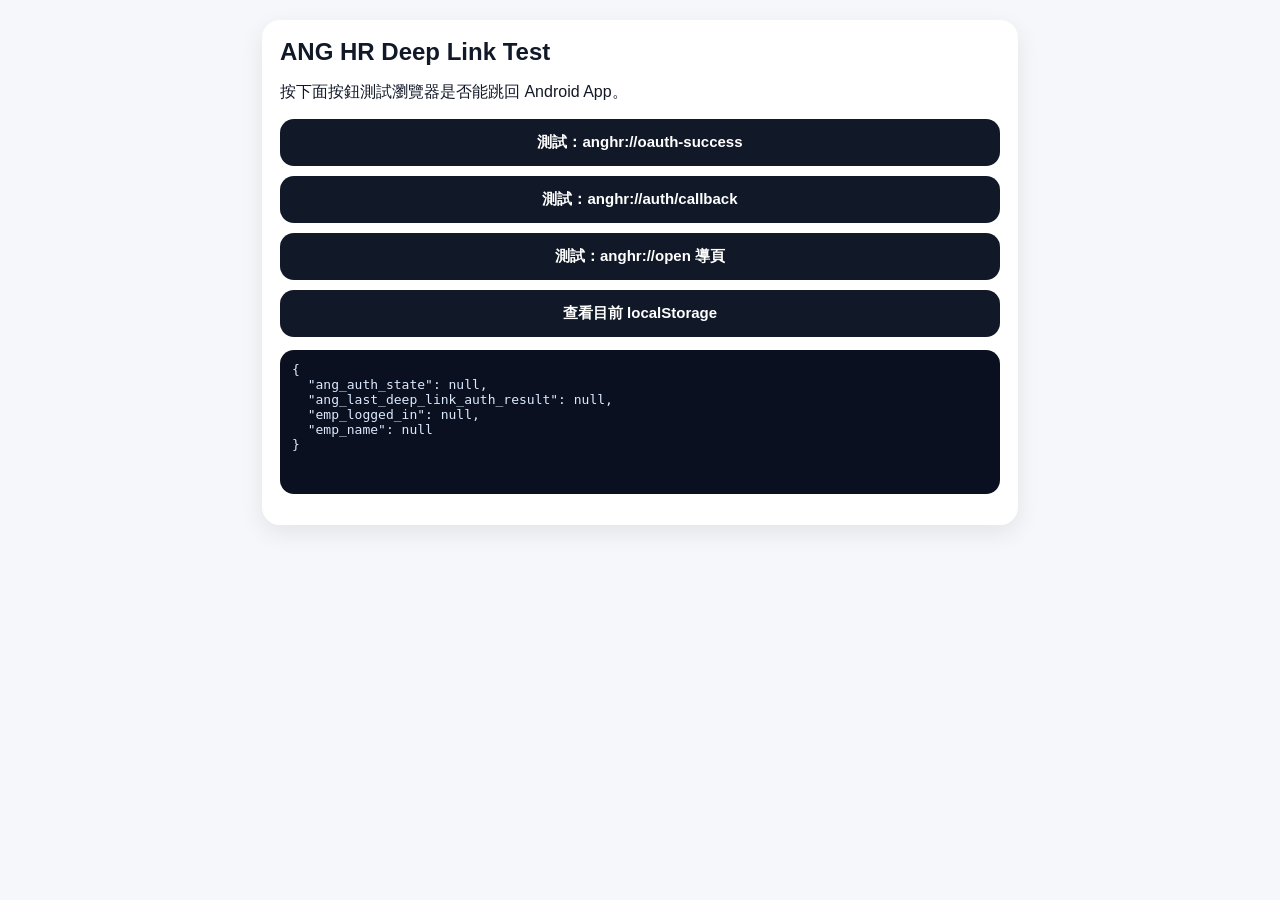
<file: deep_link_test.html>
<!DOCTYPE html>
<html lang="zh-Hant"><head><meta charset="UTF-8"><meta name="viewport" content="width=device-width,initial-scale=1,maximum-scale=1,user-scalable=no"><title>ANG HR Deep Link Test</title><style>body{font-family:-apple-system,BlinkMacSystemFont,"Segoe UI",sans-serif;margin:0;padding:20px;background:#f6f7fb;color:#111827}.card{background:#fff;border-radius:18px;padding:18px;box-shadow:0 8px 24px rgba(0,0,0,.08);max-width:720px;margin:auto}h1{font-size:24px;margin:0 0 10px;font-weight:900}a,button{display:block;width:100%;box-sizing:border-box;margin:10px 0;padding:14px 16px;border-radius:14px;border:0;background:#111827;color:#fff;text-align:center;text-decoration:none;font-weight:900;font-size:15px}pre{white-space:pre-wrap;word-break:break-all;background:#0b1020;color:#dbeafe;border-radius:14px;padding:12px;min-height:120px}</style></head>
<body><div class="card"><h1>ANG HR Deep Link Test</h1><p>按下面按鈕測試瀏覽器是否能跳回 Android App。</p><a href="anghr://oauth-success?code=TEST123&provider=google&state=debug">測試：anghr://oauth-success</a><a href="anghr://auth/callback?code=TEST456&provider=line&state=debug">測試：anghr://auth/callback</a><a href="anghr://open?page=employee&id=ANG0603">測試：anghr://open 導頁</a><button onclick="showState()">查看目前 localStorage</button><pre id="out">尚未讀取</pre></div><script src="ang_deep_link_receiver.js"></script><script>function showState(){document.getElementById('out').textContent=JSON.stringify({ang_auth_state:JSON.parse(localStorage.getItem('ang_auth_state')||'null'),ang_last_deep_link_auth_result:JSON.parse(localStorage.getItem('ang_last_deep_link_auth_result')||'null'),emp_logged_in:localStorage.getItem('emp_logged_in'),emp_name:localStorage.getItem('emp_name')},null,2)}window.addEventListener('ANG_HR_AUTH_PASSED',showState);window.addEventListener('ANG_HR_AUTH_FAILED',showState);showState();</script></body></html>
</file>
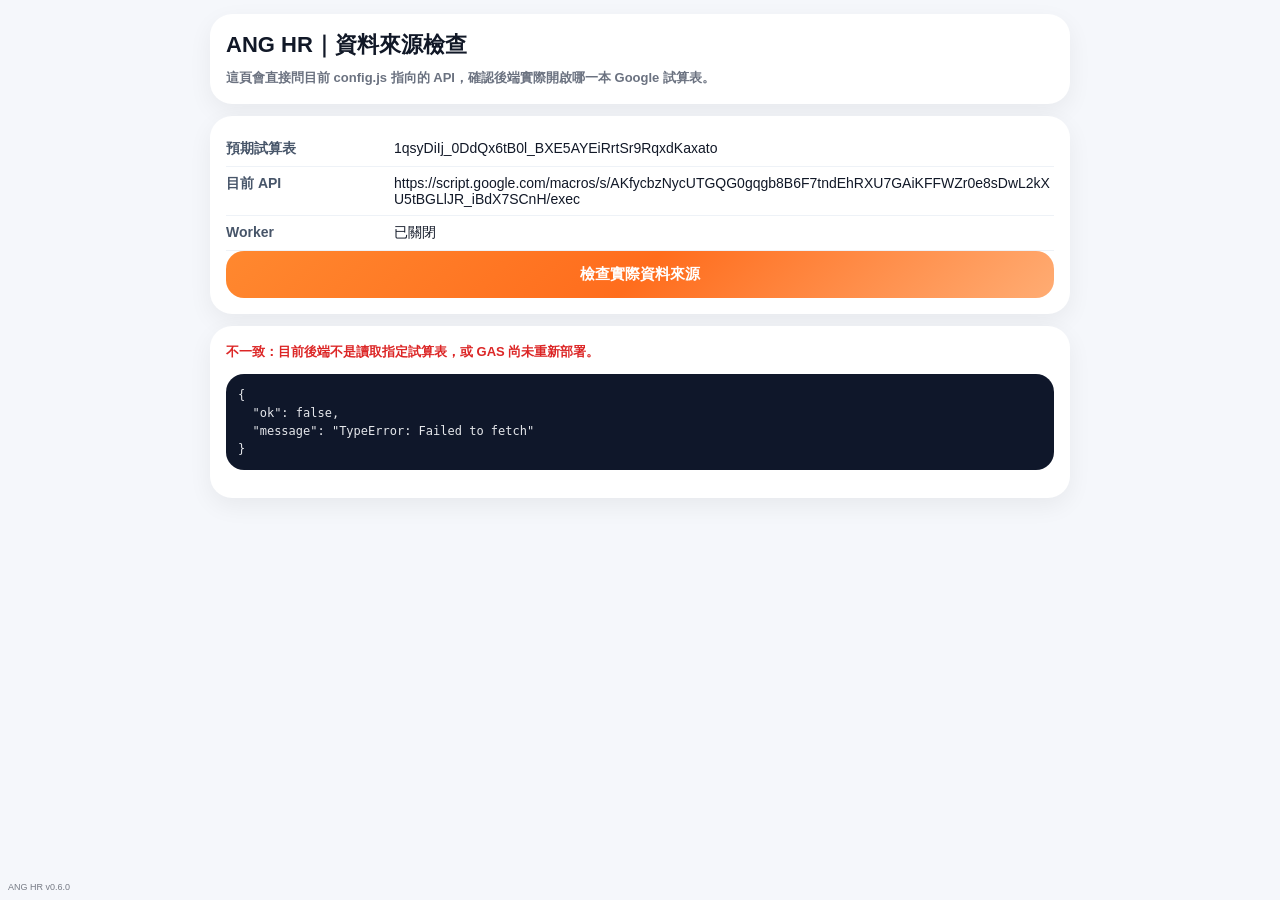
<file: diagnostics.html>
<!DOCTYPE html>
<html lang="zh-Hant">
<head>
  <meta charset="UTF-8">
  <meta name="viewport" content="width=device-width,initial-scale=1,viewport-fit=cover">
  <title>ANG HR 資料來源檢查</title>
  <script src="./config.js"></script>
  <style>
    *{box-sizing:border-box}
    body{margin:0;background:#f5f7fb;color:#111827;font-family:-apple-system,BlinkMacSystemFont,"Segoe UI",sans-serif;padding:14px}
    .wrap{max-width:860px;margin:0 auto}
    .card{background:#fff;border-radius:22px;padding:16px;margin-bottom:12px;box-shadow:0 8px 24px rgba(0,0,0,.06)}
    h1{font-size:22px;margin:0 0 8px}
    .muted{color:#6b7280;font-size:13px;line-height:1.55;font-weight:800}
    .row{display:grid;grid-template-columns:160px 1fr;gap:8px;padding:8px 0;border-bottom:1px solid #eef2f7;font-size:14px}
    .k{font-weight:900;color:#475569}
    .v{word-break:break-all}
    .ok{color:#059669;font-weight:900}
    .bad{color:#dc2626;font-weight:900}
    button{width:100%;border:0;border-radius:18px;padding:14px;background:linear-gradient(135deg,#ff882f,#ff6d1d,#ffac73);color:#fff;font-weight:900;font-size:15px}
    pre{white-space:pre-wrap;word-break:break-word;background:#0f172a;color:#e5e7eb;border-radius:18px;padding:12px;font-size:12px;line-height:1.5}
  </style>
</head>
<body>
  <div class="wrap">
    <div class="card">
      <h1>ANG HR｜資料來源檢查</h1>
      <div class="muted">這頁會直接問目前 config.js 指向的 API，確認後端實際開啟哪一本 Google 試算表。</div>
    </div>

    <div class="card">
      <div class="row"><div class="k">預期試算表</div><div class="v">1qsyDiIj_0DdQx6tB0l_BXE5AYEiRrtSr9RqxdKaxato</div></div>
      <div class="row"><div class="k">目前 API</div><div class="v" id="apiUrl">讀取中</div></div>
      <div class="row"><div class="k">Worker</div><div class="v" id="workerUrl">讀取中</div></div>
      <button onclick="runCheck()">檢查實際資料來源</button>
    </div>

    <div class="card">
      <div id="summary" class="muted">尚未檢查</div>
      <pre id="raw">尚未檢查</pre>
    </div>
  </div>

  <script>
    const cfg = window.ANG_HR_CONFIG || {};
    const api = cfg.apiBaseUrl || cfg.workerApiUrl || cfg.gasApiUrl || '';
    document.getElementById('apiUrl').textContent = api || '未設定';
    document.getElementById('workerUrl').textContent = cfg.workerApiUrl || '已關閉';

    function show(obj){
      document.getElementById('raw').textContent = JSON.stringify(obj, null, 2);
      const ok = obj && obj.ok && obj.matchedOpenedSpreadsheet;
      document.getElementById('summary').innerHTML = ok
        ? '<span class="ok">正確：後端正在讀取指定試算表。</span>'
        : '<span class="bad">不一致：目前後端不是讀取指定試算表，或 GAS 尚未重新部署。</span>';
    }

    function runCheck(){
      if(!api){
        show({ok:false,message:'config.js 沒有 apiBaseUrl / gasApiUrl'});
        return;
      }
      document.getElementById('summary').textContent = '檢查中...';
      fetch(api, {
        method:'POST',
        headers:{'Content-Type':'text/plain;charset=utf-8'},
        body:JSON.stringify({action:'debugRuntimeInfo', _ts:Date.now()})
      })
      .then(r=>r.text())
      .then(t=>{
        let data={};
        try{data=JSON.parse(t)}catch(e){data={ok:false,message:'回傳不是 JSON',raw:t}}
        show(data);
      })
      .catch(e=>show({ok:false,message:String(e)}));
    }

    runCheck();
  </script>
</body>
</html>
</file>
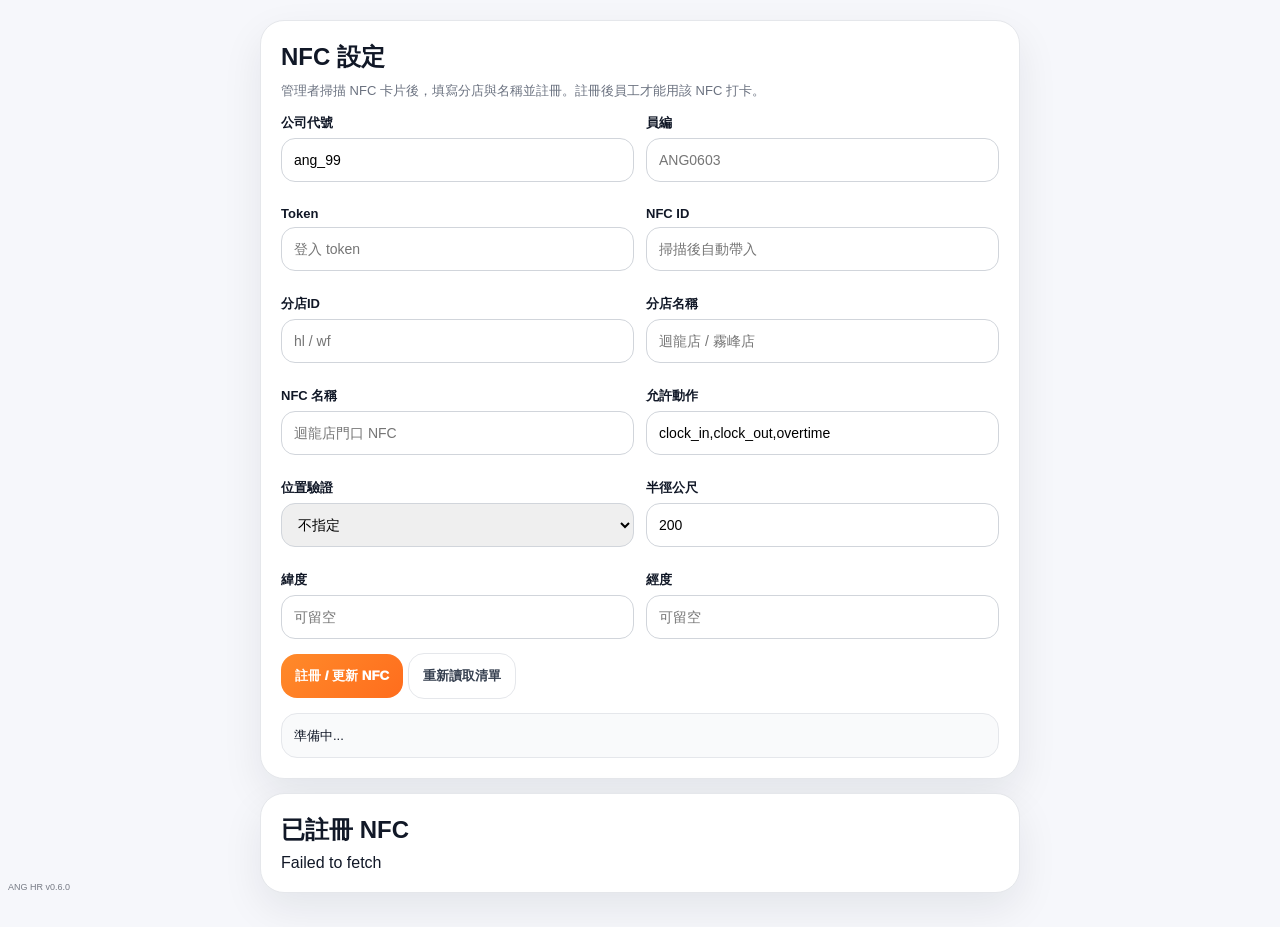
<file: nfc_admin.html>
<!DOCTYPE html>
<html lang="zh-Hant">
<head>
  <meta charset="UTF-8" />
  <meta name="viewport" content="width=device-width,initial-scale=1,viewport-fit=cover" />
  <title>ANG HR NFC 設定</title>
  <script src="./config.js"></script>
  <style>
    :root{--bg:#f6f7fb;--card:#fff;--text:#111827;--muted:#6b7280;--line:#e5e7eb;--main:#ff7a21}
    *{box-sizing:border-box;-webkit-tap-highlight-color:transparent}
    body{margin:0;min-height:100vh;background:#f6f7fb;font-family:-apple-system,BlinkMacSystemFont,"Segoe UI","Noto Sans TC",sans-serif;color:var(--text);padding:20px}
    .wrap{max-width:760px;margin:0 auto}.card{background:#fff;border:1px solid var(--line);border-radius:24px;box-shadow:0 16px 40px rgba(17,24,39,.08);padding:20px;margin-bottom:14px}
    h1{margin:0 0 8px;font-size:24px}.hint{color:var(--muted);font-size:13px;line-height:1.6}
    .grid{display:grid;grid-template-columns:1fr 1fr;gap:12px}@media(max-width:640px){.grid{grid-template-columns:1fr}}
    label{display:block;font-size:13px;font-weight:900;margin:12px 0 6px}input,select{width:100%;height:44px;border:1px solid #d1d5db;border-radius:14px;padding:0 12px;font-size:14px}
    button{border:0;border-radius:16px;padding:13px 14px;font-weight:1000;margin-top:14px}.primary{background:linear-gradient(135deg,#ff8a2a,#ff6d1d);color:#fff}.ghost{background:#fff;border:1px solid var(--line);color:#374151}
    .status{margin-top:14px;border:1px solid var(--line);border-radius:16px;background:#f9fafb;padding:12px;white-space:pre-wrap;font-size:13px;line-height:1.5}
    table{width:100%;border-collapse:collapse;font-size:13px}th,td{border-bottom:1px solid #e5e7eb;padding:8px;text-align:left}th{background:#f9fafb}
  </style>
</head>
<body>
<main class="wrap">
  <section class="card">
    <h1>NFC 設定</h1>
    <div class="hint">管理者掃描 NFC 卡片後，填寫分店與名稱並註冊。註冊後員工才能用該 NFC 打卡。</div>

    <div class="grid">
      <div><label>公司代號</label><input id="companyCode" placeholder="ang_99"></div>
      <div><label>員編</label><input id="empId" placeholder="ANG0603"></div>
      <div><label>Token</label><input id="token" placeholder="登入 token"></div>
      <div><label>NFC ID</label><input id="nfcId" placeholder="掃描後自動帶入"></div>
      <div><label>分店ID</label><input id="branchId" placeholder="hl / wf"></div>
      <div><label>分店名稱</label><input id="branchName" placeholder="迴龍店 / 霧峰店"></div>
      <div><label>NFC 名稱</label><input id="name" placeholder="迴龍店門口 NFC"></div>
      <div><label>允許動作</label><input id="allowed" value="clock_in,clock_out,overtime"></div>
      <div><label>位置驗證</label><select id="locReq"><option value="">不指定</option><option value="true">需要</option><option value="false">不需要</option></select></div>
      <div><label>半徑公尺</label><input id="radius" value="200"></div>
      <div><label>緯度</label><input id="lat" placeholder="可留空"></div>
      <div><label>經度</label><input id="lng" placeholder="可留空"></div>
    </div>

    <button class="primary" onclick="registerTag()">註冊 / 更新 NFC</button>
    <button class="ghost" onclick="loadList()">重新讀取清單</button>
    <div id="status" class="status">準備中...</div>
  </section>

  <section class="card">
    <h1>已註冊 NFC</h1>
    <div id="list"></div>
  </section>
</main>
<script>
const CFG=window.ANG_HR_CONFIG||{},qs=new URLSearchParams(location.search);
const GAS=qs.get('gas')||CFG.apiBaseUrl||CFG.gasApiUrl||'';
function $(id){return document.getElementById(id)}
function device(){let v=qs.get('device_id')||localStorage.getItem('ang_device_id')||'';if(!v){v='web-'+Date.now();localStorage.setItem('ang_device_id',v)}return v}
$('companyCode').value=qs.get('company_code')||qs.get('company_id')||localStorage.getItem('ang_company_code')||CFG.defaultCompanyCode||'ang_99';
$('empId').value=qs.get('id')||localStorage.getItem('ang_login_id')||'';
$('token').value=qs.get('token')||localStorage.getItem('ang_login_token')||'';
$('nfcId').value=qs.get('nfc_id')||localStorage.getItem('ang_last_nfc_id')||'';
window.addEventListener('ANG_HR_NFC_SCAN',e=>{const d=e.detail||{};$('nfcId').value=d.id||d.nfc_id||'';localStorage.setItem('ang_last_nfc_id',$('nfcId').value);st('已讀取 NFC：'+$('nfcId').value);});
function st(s){$('status').textContent=s}
async function api(action,payload){const r=await fetch(GAS,{method:'POST',headers:{'Content-Type':'text/plain;charset=utf-8'},body:JSON.stringify(Object.assign({action,company_code:$('companyCode').value,device_id:device()},payload||{}))});return JSON.parse(await r.text())}
async function registerTag(){try{st('送出中...');const data=await api('registerNfcTag',{id:$('empId').value,token:$('token').value,nfc_id:$('nfcId').value,branch_id:$('branchId').value,branch_name:$('branchName').value,name:$('name').value,allowed_actions:$('allowed').value,clock_location_required:$('locReq').value,clock_location_lat:$('lat').value,clock_location_lng:$('lng').value,clock_location_radius:$('radius').value});if(!data.ok)throw new Error(data.message||'註冊失敗');st(data.message);loadList();}catch(e){st(e.message)}}
async function loadList(){try{const data=await api('getNfcSettings',{});if(!data.ok)throw new Error(data.message||'讀取失敗');const rows=data.items||[];$('list').innerHTML='<table><thead><tr><th>NFC</th><th>分店</th><th>名稱</th><th>啟用</th></tr></thead><tbody>'+rows.map(x=>'<tr><td>'+esc(x.nfc_id)+'</td><td>'+esc(x.branch_id+' '+x.branch_name)+'</td><td>'+esc(x.name)+'</td><td>'+esc(String(x.enabled))+'</td></tr>').join('')+'</tbody></table>';}catch(e){$('list').textContent=e.message}}
function esc(s){return String(s||'').replace(/[&<>"]/g,m=>({'&':'&amp;','<':'&lt;','>':'&gt;','"':'&quot;'}[m]))}
loadList();
</script>
</body>
</html>
</file>
<file: app/assets/index-C1fEYMkG.css>
@import "https://fonts.googleapis.com/css2?family=Noto+Sans+TC:wght@400;500;600;700;800;900&display=swap";:root{color:#182033;font-synthesis:none;--emp-1:#ff87e0;--emp-2:#cca4ff;--emp-3:#8089ff;--emp-4:#59ddff;--emp-deep:#a34d91;--admin-1:#ff9c50;--admin-2:#ff6d1d;--admin-3:#ffb97f;--bg:#f6f7fb;--card:#fff;--text:#171b2a;--muted:#7a8090;--soft:#f1f2f7;--border:#14192d12;--shadow:0 8px 28px #14182d12;background:#eceef4;font-family:Noto Sans TC,system-ui,sans-serif}*{box-sizing:border-box}body{min-width:320px;min-height:100vh;margin:0}button,input,select,textarea{font:inherit}button{cursor:pointer}button:active{transform:scale(.98)}.employee-gradient{background:var(--emp-gradient,linear-gradient(135deg,var(--emp-1) 0%,var(--emp-2) 34%,var(--emp-3) 68%,var(--emp-4) 100%))}.admin-gradient{background:linear-gradient(135deg,var(--admin-1),var(--admin-2) 58%,var(--admin-3))}.landing{isolation:isolate;color:#fff;background-position:50%;background-size:cover;width:100%;max-width:430px;min-height:100dvh;margin:auto;position:relative;overflow:hidden}.landing.day{background-image:url(../ang-entry-bg-day.png)}.landing.night{background-image:url(../ang-entry-bg-night.png)}.landing-shade{z-index:-1;background:linear-gradient(#080a1e14,#0a0a2338 42%,#070818a6);position:absolute;inset:0}.landing-top{height:80px;padding:calc(14px + env(safe-area-inset-top)) 20px 8px;justify-content:space-between;align-items:center;display:flex}.brand{align-items:center;gap:10px;display:flex}.brand-mark{color:#fff;background:linear-gradient(145deg,#ff86df,#807cff 62%,#4edfff);border-radius:14px;place-items:center;width:38px;height:38px;font-weight:1000;display:grid;box-shadow:0 7px 18px #7352c847}.brand strong,.brand small{display:block}.brand strong{letter-spacing:.4px;font-size:14px;font-weight:900}.brand small{opacity:.65;margin-top:1px;font-size:9px;font-weight:700}.landing .brand-mark{-webkit-backdrop-filter:blur(12px);backdrop-filter:blur(12px);background:#ffffff2e;border:1px solid #ffffff47}.landing .brand small{opacity:.7}.icon-button{width:38px;height:38px;color:inherit;-webkit-backdrop-filter:blur(10px);backdrop-filter:blur(10px);background:#ffffff24;border:1px solid #ffffff3d;border-radius:13px;place-items:center;font-size:18px;display:grid}.landing-content{flex-direction:column;justify-content:flex-end;min-height:calc(100dvh - 120px);padding:clamp(55px,14vh,130px) 22px 30px;display:flex}.eyebrow{letter-spacing:2.5px;opacity:.72;margin-bottom:8px;font-size:10px;font-weight:900}.landing h1{letter-spacing:-1px;margin:0 0 12px;font-size:32px;font-weight:900;line-height:1.34}.landing-content>p{opacity:.78;margin:0 0 24px;font-size:13px}.entry-grid{grid-template-columns:1fr 1fr;gap:10px;display:grid}.entry-card{text-align:left;color:#fff;-webkit-backdrop-filter:blur(16px);backdrop-filter:blur(16px);background:#ffffff21;border:1px solid #ffffff3b;border-radius:24px;min-height:168px;padding:16px;box-shadow:0 15px 35px #00000024}.entry-card>*{display:block}.entry-icon{background:#fff3;border-radius:13px;place-items:center;width:38px;height:38px;margin-bottom:16px;font-size:19px;display:grid}.entry-card strong{font-size:16px;font-weight:900}.entry-card small{opacity:.72;margin-top:4px;font-size:10px;line-height:1.5}.entry-card b{margin-top:16px;font-size:11px}.employee-entry{background:linear-gradient(145deg,#ff74d661,#6869ff4d)}.manager-entry{background:linear-gradient(145deg,#ff954966,#ff5b1647)}.platform-link{color:#fff;text-underline-offset:4px;opacity:.72;background:0 0;border:0;margin:17px auto 0;font-size:11px;text-decoration:underline}.landing footer{text-align:center;letter-spacing:1px;opacity:.4;width:100%;font-size:8px;position:absolute;bottom:10px}.glass-panel{-webkit-backdrop-filter:blur(24px);backdrop-filter:blur(24px);background:#1210307a;border:1px solid #fff3;border-radius:28px;padding:22px;box-shadow:0 25px 55px #0003}.glass-panel .back-link{color:#fff;background:0 0;border:0;margin-bottom:28px;padding:0;font-size:11px}.panel-symbol{border-radius:16px;place-items:center;width:46px;height:46px;margin-bottom:15px;font-size:22px;display:grid}.employee-symbol{background:linear-gradient(135deg,#ff86df,#7e82ff)}.glass-panel h2{margin:0 0 8px;font-size:24px}.glass-panel>p{opacity:.72;margin-bottom:24px;font-size:12px;line-height:1.7}.field-label{margin:0 0 7px;font-size:11px;font-weight:800;display:block}.glass-panel input,.leave-form input,.leave-form select,.leave-form textarea,.publish-form input,.publish-form select,.publish-form textarea{border:1px solid var(--border);color:#171b2a;background:#ffffffeb;border-radius:15px;outline:0;width:100%;padding:13px 14px}.glass-panel input{color:#fff;letter-spacing:2px;background:#ffffff29;border-color:#fff3}.glass-panel input::placeholder{color:#ffffff73}.primary{color:#fff;border:0;border-radius:17px;width:100%;margin-top:13px;padding:14px 16px;font-weight:900;box-shadow:0 12px 24px #5844a02e}.privacy-note{text-align:center;opacity:.48;margin-top:13px;font-size:9px;display:block}.wide-panel{padding-top:18px}.wide-panel .back-link{margin-bottom:14px}.plan-switch{gap:6px;margin:12px 0;display:flex}.plan-switch button{background:#ffffff38;border:0;border-radius:99px;width:26px;height:5px;padding:0;font-size:0}.plan-switch button.active{background:#fff;width:48px}.plan-card{background:#ffffff24;border:1px solid #ffffff29;border-radius:20px;padding:16px}.plan-card-top{justify-content:space-between;align-items:center;display:flex}.plan-card-top span{opacity:.6;font-size:9px}.plan-card-top b{background:#ffffff2b;border-radius:99px;padding:4px 7px;font-size:8px}.plan-card h3{margin:3px 0;font-size:18px}.plan-price{font-size:25px;font-weight:900}.plan-price small{font-size:10px}.plan-card p{opacity:.7;font-size:10px}.plan-card ul{margin-bottom:0;padding-left:18px;font-size:10px;line-height:1.9}.plan-basic{background:linear-gradient(145deg,#26bd7938,#ffffff1f)}.plan-plus{background:linear-gradient(145deg,#5295ff40,#ffffff1f)}.plan-premium{background:linear-gradient(145deg,#b063ff47,#ffffff1f)}.manager-view{width:100%;min-width:0}.manager-back{color:#fff;-webkit-backdrop-filter:blur(12px);backdrop-filter:blur(12px);background:#0e112d47;border:1px solid #ffffff38;border-radius:99px;margin:2px 20px 8px;padding:7px 11px;font-size:10px;font-weight:800}.manager-carousel-wrap{width:100%;min-width:0}.manager-swipe-caption{color:#ffffffc7;letter-spacing:.5px;justify-content:center;align-items:center;gap:12px;height:28px;padding:0 20px;font-size:9px;font-weight:900;display:flex}.manager-swipe-caption button{color:#fff;background:#ffffff26;border:0;border-radius:50%;width:24px;height:24px;font-size:18px;line-height:1}.manager-carousel{scroll-snap-type:x mandatory;overscroll-behavior-x:contain;scrollbar-width:none;touch-action:pan-x;gap:12px;width:100%;padding:0 24px 6px;scroll-padding-inline:24px;display:flex;overflow-x:auto}.manager-carousel::-webkit-scrollbar{display:none}.manager-card{scroll-snap-align:center;opacity:.72;-webkit-backdrop-filter:blur(24px);backdrop-filter:blur(24px);background:linear-gradient(155deg,#111737e0,#1c1b44c4);border:1px solid #ffffff29;border-radius:30px;flex:0 0 calc(100vw - 48px);max-width:342px;height:575px;transition:opacity .25s,transform .25s;position:relative;overflow-y:auto;transform:scale(.96)translateY(5px);box-shadow:0 18px 42px #04071947}.manager-card.active{opacity:1;transform:none}.manager-card-handle{z-index:2;background:#ffffff4d;border-radius:99px;width:42px;height:4px;margin:10px auto 3px;position:sticky;top:0}.manager-card-body,.intro-card-content{padding:16px 18px 20px}.manager-card h2{margin:4px 0 12px;font-size:22px;line-height:1.28}.manager-card p{color:#ffffffa8;font-size:10px;line-height:1.65}.manager-card label{margin:12px 0 0;font-size:9px;font-weight:900;display:block}.manager-card input{color:#fff;background:#ffffff1a;border:1px solid #ffffff24;border-radius:14px;outline:0;width:100%;margin-top:5px;padding:12px;font-size:10px;display:block}.manager-card input::placeholder{color:#ffffff73}.manager-card .card-main-action{color:#fff;background:linear-gradient(135deg,#ff87e0,#817fff 65%,#59ddff);border:0;border-radius:15px;width:100%;margin-top:14px;padding:12px;font-size:10px;font-weight:900;box-shadow:0 10px 24px #6859d247}.login-split{grid-template-columns:1fr 1fr;gap:7px;margin-top:7px;display:grid}.login-split button{color:#fff;background:#ffffff17;border:1px solid #ffffff24;border-radius:12px;padding:9px 5px;font-size:9px}.intro-card-content{text-align:center;flex-direction:column;justify-content:center;min-height:540px;display:flex}.gesture-directions{grid-template-columns:1fr auto 1fr;align-items:center;gap:7px;margin:12px 0 18px;display:grid}.gesture-directions span{color:#78e8ff;font-size:8px;font-weight:900}.gesture-directions b{background:linear-gradient(145deg,#ff87e04d,#59ddff47);border-radius:17px;place-items:center;width:48px;height:48px;font-size:9px;display:grid}.trial-row{gap:6px;display:flex}.trial-row input{margin:0}.trial-row button{white-space:nowrap;color:#fff;background:linear-gradient(135deg,#ff87e0,#8089ff);border:0;border-radius:13px;padding:0 10px;font-size:8px;font-weight:900}.intro-features{grid-template-columns:1fr 1fr;gap:7px;margin-top:18px;display:grid}.intro-features span{background:#ffffff0f;border:1px solid #ffffff1a;border-radius:13px;padding:9px 5px;font-size:8px}.manager-price{margin:7px 0;font-size:27px;font-weight:900}.manager-price small{margin-left:3px;font-size:9px}.manager-tags{flex-wrap:wrap;gap:5px;display:flex}.manager-tags span{background:#ffffff1a;border-radius:99px;padding:5px 7px;font-size:7px;font-weight:800}.manager-card.solo{background:linear-gradient(155deg,#464856e8,#1c1f2dd6)}.manager-card.personal-plus{background:linear-gradient(155deg,#5b184ce6,#292052d6)}.manager-card.business{background:linear-gradient(155deg,#0d314ceb,#291e5adb)}.manager-card.contact{background:linear-gradient(155deg,#46184de6,#122c50d6)}.tier-selector{grid-template-columns:repeat(3,1fr);gap:5px;margin:14px 0 8px;display:grid}.tier-selector button{color:#fff;background:#ffffff0f;border:1px solid #ffffff1f;border-radius:12px;padding:9px 3px}.tier-selector button>*{display:block}.tier-selector strong{font-size:9px}.tier-selector span{opacity:.65;font-size:7px}.tier-selector button.active{background:#59ddff29;border-color:#6fe2ff;box-shadow:0 0 16px #59ddff2b}.tier-detail{background:#ffffff12;border-radius:14px;padding:11px}.tier-detail strong{font-size:10px}.tier-detail p{margin:3px 0 0}.manager-dots{justify-content:center;gap:5px;padding:8px;display:flex}.manager-dots button{background:#ffffff4d;border:0;border-radius:99px;width:6px;height:6px;padding:0;transition:all .2s}.manager-dots button.active{background:#fff;width:22px}.app-shell{background:var(--bg);width:100%;max-width:540px;min-height:100vh;color:var(--text);margin:0 auto;padding-bottom:100px;transition:all .2s}.app-shell.dark{--bg:#11131c;--card:#1c1f2b;--text:#f5f5fa;--muted:#9da2b3;--soft:#252936;--border:#ffffff12;--shadow:0 8px 28px #0000002e}.topbar{z-index:20;background:color-mix(in srgb,var(--card) 93%,transparent);-webkit-backdrop-filter:blur(16px);backdrop-filter:blur(16px);justify-content:space-between;align-items:center;height:63px;padding:8px 14px;display:flex;position:sticky;top:0;box-shadow:0 2px 13px #0000000a}.top-actions{align-items:center;gap:7px;display:flex}.topbar .icon-button{background:var(--soft);width:34px;height:34px;color:var(--text);border:0;font-size:15px}.user-chip{text-align:right;margin-right:4px}.user-chip span,.user-chip small{display:block}.user-chip span{font-size:11px;font-weight:900}.user-chip small{color:var(--muted);margin-top:1px;font-size:8px}.safe{padding:12px 16px 0}.page-enter{animation:.24s page-in}@keyframes page-in{0%{opacity:.3;transform:translateY(4px)}to{opacity:1;transform:none}}.hero{color:#fff;border-radius:27px;flex-direction:column;justify-content:space-between;min-height:180px;padding:24px 20px;display:flex;position:relative;overflow:hidden;box-shadow:0 16px 32px #7465d238}.hero:after{content:"";border:28px solid #ffffff1c;border-radius:50%;width:170px;height:170px;position:absolute;top:-70px;right:-70px}.hero-kicker{letter-spacing:1.7px;opacity:.72;font-size:8px;font-weight:900}.hero h1{margin:5px 0 4px;font-size:25px;line-height:1.2}.hero p{opacity:.76;margin:0;font-size:11px}.hero-status{z-index:1;align-items:end;gap:9px;display:flex;position:relative}.hero-status small{opacity:.7;font-size:9px}.hero-status strong{font-size:15px}.hero-status span{background:#ffffff2b;border-radius:99px;margin-left:auto;padding:5px 8px;font-size:9px}.stat-grid{grid-template-columns:repeat(3,1fr);gap:8px;margin:9px 0;display:grid}.stat-grid button{border:1px solid var(--border);text-align:left;background:var(--card);color:var(--text);box-shadow:var(--shadow);border-radius:19px;padding:13px 10px}.stat-grid small,.stat-grid strong,.stat-grid span{display:block}.stat-grid small{color:var(--muted);font-size:8px;font-weight:800}.stat-grid strong{margin:5px 0 1px;font-size:15px}.stat-grid span{color:var(--muted);white-space:nowrap;font-size:8px}.card{background:var(--card);border:1px solid var(--border);box-shadow:var(--shadow);border-radius:23px;margin-bottom:10px;padding:15px}.card-heading{justify-content:space-between;align-items:center;margin-bottom:12px;display:flex}.card h3{margin:0;font-size:14px;font-weight:900}.text-button{color:var(--emp-deep);background:0 0;border:0;font-size:9px;font-weight:800}.admin-text{color:#e45f12}.timeline>div,.shift-list>div{border-bottom:1px solid var(--border);align-items:center;gap:9px;min-height:50px;display:flex}.timeline>div:last-child,.shift-list>div:last-child{border-bottom:0}.timeline b{font-size:16px}.timeline>div>span{color:var(--muted);width:23px;font-size:8px}.timeline i,.shift-list i{width:7px;height:7px;box-shadow:0 0 0 5px color-mix(in srgb,currentColor 13%,transparent);border-radius:50%}.pink{color:#ff76cd;background:#ff76cd}.purple{color:#8d80ff;background:#8d80ff}.timeline p,.shift-list p{flex:1;margin:0}.timeline p strong,.timeline p small,.shift-list p strong,.shift-list p small{display:block}.timeline p strong,.shift-list p strong{font-size:11px}.timeline p small,.shift-list p small{color:var(--muted);margin-top:2px;font-size:8px}.notice-list button,.settings-list button{border:0;border-bottom:1px solid var(--border);width:100%;color:var(--text);text-align:left;background:0 0;align-items:center;gap:10px;padding:9px 0;display:flex}.notice-list button:last-child,.settings-list button:last-child{border:0}.notice-icon,.settings-list button>span{border-radius:12px;place-items:center;width:34px;height:34px;font-weight:900;display:grid}.amber{color:#f29a1f;background:#fff0d7}.blue{color:#7188ff;background:#e7eeff}.notice-list p,.settings-list p{flex:1;margin:0}.notice-list strong,.notice-list small,.settings-list strong,.settings-list small{display:block}.notice-list strong,.settings-list strong{font-size:11px}.notice-list small,.settings-list small{color:var(--muted);margin-top:2px;font-size:8px}.notice-list b,.settings-list b{color:var(--muted)}.announcement{background:linear-gradient(135deg,color-mix(in srgb,var(--emp-1) 10%,var(--soft)),color-mix(in srgb,var(--emp-4) 10%,var(--soft)));border-radius:16px;padding:12px}.announcement>*{display:block}.announcement span{color:var(--emp-deep);font-size:8px;font-weight:900}.announcement strong{margin:5px 0;font-size:12px}.announcement p{color:var(--muted);margin:0;font-size:9px;line-height:1.5}.announcement small{color:var(--muted);margin-top:7px;font-size:8px}.composer{gap:6px;display:flex}.composer input,.search input,.inline-form input{background:var(--soft);color:var(--text);border:0;border-radius:13px;outline:0;flex:1;padding:10px 12px;font-size:10px}.composer button,.inline-form button{background:linear-gradient(135deg,var(--emp-1),var(--emp-3));color:#fff;border:0;border-radius:12px;padding:0 13px;font-size:9px;font-weight:900}.messages{margin-top:10px}.messages article{border-top:1px solid var(--border);gap:9px;padding:8px 0;display:flex}.messages article>span,.approval-avatar{color:#95628e;background:#ffe4f6;border-radius:10px;flex:none;place-items:center;width:29px;height:29px;font-size:10px;font-weight:900;display:grid}.messages p{margin:0;font-size:9px;line-height:1.5}.messages p strong{font-size:10px;display:block}.messages p small{color:var(--muted);margin-left:6px;font-size:7px;font-weight:400}.bottom-nav{z-index:30;width:100%;max-width:540px;height:76px;padding:7px 10px calc(7px + env(safe-area-inset-bottom));background:color-mix(in srgb,var(--card) 94%,transparent);border-top:1px solid var(--border);-webkit-backdrop-filter:blur(18px);backdrop-filter:blur(18px);display:flex;position:fixed;bottom:0;left:50%;transform:translate(-50%);box-shadow:0 -10px 30px #14192d0d}.bottom-nav button{color:var(--muted);background:0 0;border:0;flex-direction:column;flex:1;justify-content:center;align-items:center;gap:3px;font-size:8px;font-weight:800;display:flex;position:relative}.bottom-nav .icon{font-size:18px;font-weight:500}.bottom-nav button.active{color:var(--emp-deep)}.bottom-nav button.active:before{content:"";background:linear-gradient(90deg,var(--emp-1),var(--emp-3));border-radius:0 0 4px 4px;width:25px;height:3px;position:absolute;top:-7px}.bottom-nav.admin button.active{color:#de5a0d}.bottom-nav.admin button.active:before{background:linear-gradient(90deg,var(--admin-1),var(--admin-2))}.bottom-nav.admin .icon{font-size:16px}.page-title{justify-content:space-between;align-items:center;margin:6px 2px 14px;display:flex}.page-title span{letter-spacing:1.5px;color:var(--emp-deep);font-size:8px;font-weight:900}.admin .page-title span{color:#e35e14}.page-title h1{margin:2px 0 0;font-size:22px}.pill{background:var(--soft);color:var(--text);border:0;border-radius:99px;padding:8px 12px;font-size:9px;font-weight:800}.week-grid{grid-template-columns:repeat(7,1fr);gap:4px;display:grid}.week-grid>div{text-align:center;border-radius:13px;min-width:0;padding:8px 2px}.week-grid small,.week-grid b,.week-grid span{display:block}.week-grid small{color:var(--muted);font-size:7px}.week-grid b{margin:4px 0;font-size:12px}.week-grid span{color:var(--emp-deep);font-size:7px;font-weight:800}.week-grid .today{background:linear-gradient(145deg,var(--emp-1),var(--emp-3));color:#fff}.week-grid .today small,.week-grid .today span{color:#fff}.week-grid .off{background:var(--soft)}.summary-row{text-align:center;grid-template-columns:repeat(3,1fr);display:grid}.summary-row>div{border-right:1px solid var(--border)}.summary-row>div:last-child{border:0}.summary-row small,.summary-row strong{display:block}.summary-row small{color:var(--muted);font-size:8px}.summary-row strong{margin-top:4px;font-size:14px}.shift-list>div>span{color:var(--muted);width:32px;font-size:9px}.shift-list>div>b{font-size:10px}.clock-hero{text-align:center;padding:26px 0 15px}.clock-ring{background:var(--card);border:12px solid color-mix(in srgb,var(--emp-2) 20%,var(--soft));width:200px;height:200px;box-shadow:0 0 0 1px var(--border),0 15px 35px #6450b41a;border-radius:50%;flex-direction:column;justify-content:center;align-items:center;margin:0 auto;display:flex}.clock-ring small{color:var(--muted);font-size:9px}.clock-ring strong{letter-spacing:-1px;margin:3px 0;font-size:36px}.clock-ring span{color:var(--muted);font-size:9px}.clock-hero>p{color:#43a76d;font-size:8px}.pulse{background:#49c07b;border-radius:50%;width:6px;height:6px;margin-right:5px;display:inline-block}.clock-hero>button{background:linear-gradient(135deg,var(--emp-1),var(--emp-3));color:#fff;border:0;border-radius:18px;width:180px;padding:13px;font-size:14px;font-weight:900;box-shadow:0 12px 25px #7d6edc42}.clock-hero>button.clock-out{background:linear-gradient(135deg,#8991a5,#5f6677)}.clock-hero>button small{opacity:.7;margin-top:2px;font-size:7px;font-weight:500;display:block}.clock-record>div{align-items:center;gap:10px;padding:8px 0;display:flex}.record-dot{background:var(--soft);width:28px;height:28px;color:var(--muted);border-radius:10px;place-items:center;display:grid}.record-dot.done{color:#35a569;background:#e2f8eb}.clock-record p{flex:1;margin:0}.clock-record small,.clock-record strong{display:block}.clock-record small{color:var(--muted);font-size:8px}.clock-record strong{font-size:13px}.clock-record em{color:var(--muted);font-size:8px;font-style:normal}.attendance-bars{justify-content:space-around;align-items:flex-end;height:110px;display:flex}.attendance-bars>div{text-align:center;width:30px}.attendance-bars span{background:linear-gradient(to top,var(--emp-3),var(--emp-1));border-radius:6px 6px 2px 2px;width:13px;margin:auto;display:block}.attendance-bars b,.attendance-bars small{margin-top:3px;font-size:7px;display:block}.attendance-bars small{color:var(--muted)}.leave-balance{grid-template-columns:repeat(3,1fr);gap:7px;margin-bottom:10px;display:grid}.leave-balance>div{background:var(--card);border:1px solid var(--border);text-align:center;border-radius:17px;padding:12px}.leave-balance span,.leave-balance strong{display:block}.leave-balance span{color:var(--muted);font-size:8px}.leave-balance strong{margin-top:3px;font-size:17px}.leave-balance strong small{font-size:8px}.leave-form{grid-template-columns:1fr 1fr;gap:10px;display:grid}.leave-form label,.publish-form label{font-size:9px;font-weight:800}.leave-form input,.leave-form select,.leave-form textarea,.publish-form input,.publish-form select,.publish-form textarea{background:var(--soft);color:var(--text);border:0;margin-top:5px;padding:11px;font-size:10px;display:block}.leave-form textarea,.publish-form textarea{resize:vertical;min-height:75px}.leave-form .full,.leave-form button{grid-column:1/-1}.request-list>div{align-items:center;gap:9px;padding:8px 0;display:flex}.request-icon{color:#a05fc3;background:#f7e7ff;border-radius:10px;place-items:center;width:31px;height:31px;display:grid}.request-list p{flex:1;margin:0}.request-list strong,.request-list small{display:block}.request-list strong{font-size:10px}.request-list small{color:var(--muted);font-size:8px}.request-list em{color:#c18416;background:#fff4d7;border-radius:99px;padding:4px 7px;font-size:8px;font-style:normal}.empty{text-align:center;color:var(--muted);padding:25px;font-size:9px}.profile-card{color:#fff;border-radius:24px;align-items:center;gap:12px;margin-bottom:10px;padding:19px;display:flex}.avatar{background:#ffffff38;border-radius:16px;place-items:center;width:48px;height:48px;font-size:18px;font-weight:900;display:grid}.profile-card h2{margin:0;font-size:17px}.profile-card p{opacity:.75;margin:3px 0;font-size:9px}.profile-card button{color:#fff;background:#ffffff26;border:1px solid #ffffff59;border-radius:10px;margin-left:auto;padding:6px 9px;font-size:8px}.settings-list button>span{background:var(--soft);color:var(--emp-deep)}.switch{background:#d6d8e0;border-radius:99px;width:35px;height:20px;position:relative}.switch:after{content:"";background:#fff;border-radius:50%;width:14px;height:14px;transition:all .2s;position:absolute;top:3px;left:3px}.switch.on{background:#8e82ff}.switch.on:after{left:18px}.theme-swatches{gap:10px;display:flex}.theme-swatches button{border:3px solid var(--card);width:42px;height:42px;box-shadow:0 0 0 1px var(--border);border-radius:14px}.theme-swatches button.selected{box-shadow:0 0 0 2px var(--emp-3)}.admin .hero{box-shadow:0 16px 32px #e65a142e}.admin-stats{grid-template-columns:1fr 1fr;gap:8px;margin:9px 0;display:grid}.admin-stats button{border:1px solid var(--border);background:var(--card);color:var(--text);text-align:left;border-radius:18px;align-items:center;gap:9px;padding:12px;display:flex}.stat-icon{border-radius:11px;place-items:center;width:34px;height:34px;display:grid}.stat-icon.orange{color:#ef711f;background:#fff0e5}.stat-icon.green{color:#2faa68;background:#e5f8ec}.stat-icon.red{color:#ee6258;background:#ffe8e6}.stat-icon.blue{color:#6384df;background:#e7efff}.admin-stats p{flex:1;margin:0}.admin-stats small,.admin-stats strong{display:block}.admin-stats small{color:var(--muted);font-size:8px}.admin-stats strong{font-size:15px}.admin-stats em{color:var(--muted);font-size:7px;font-style:normal}.quick-grid{grid-template-columns:repeat(4,1fr);gap:5px;display:grid}.quick-grid button{color:var(--text);background:0 0;border:0;font-size:8px;font-weight:700}.quick-grid span{color:#e86214;background:#fff0e6;border-radius:12px;place-items:center;width:37px;height:37px;margin:0 auto 5px;font-size:16px;display:grid}.approval-list>div{border-bottom:1px solid var(--border);align-items:center;gap:9px;padding:9px 0;display:flex}.approval-list>div:last-child{border:0}.approval-avatar{color:#d95f15;background:#ffeadc}.approval-list p{flex:1;margin:0}.approval-list p strong,.approval-list p span{display:block}.approval-list p strong{font-size:10px}.approval-list p strong small{color:#e3651a;margin-left:6px;font-size:8px;display:inline}.approval-list p span{color:var(--muted);margin-top:2px;font-size:8px}.approval-list>div>b{color:var(--muted)}.approval-actions{gap:4px;display:flex}.approval-actions button{background:var(--soft);color:var(--muted);border:0;border-radius:8px;padding:5px 7px;font-size:7px}.approval-actions button:last-child{color:#d85c12;background:#ffebde}.approval-actions em{color:#d26b34;font-size:8px;font-style:normal}.approval-actions em.approved{color:#2b9c61}.branch-list>div{align-items:center;gap:9px;padding:8px 0;display:flex}.branch-dot{background:#49bd78;border-radius:50%;width:9px;height:9px;box-shadow:0 0 0 5px #e5f7ec}.branch-list p{flex:1;margin:0}.branch-list strong,.branch-list small{display:block}.branch-list strong{font-size:10px}.branch-list small{color:var(--muted);font-size:8px}.branch-list em{color:#35a269;background:#e7f8ee;border-radius:99px;padding:4px 7px;font-size:7px;font-style:normal}.count-badge{color:#fff;background:#ff6f21;border-radius:10px;place-items:center;width:29px;height:29px;font-size:11px;display:grid}.filter-tabs{background:var(--card);border-radius:14px;margin-bottom:10px;padding:4px;display:flex}.filter-tabs button{color:var(--muted);background:0 0;border:0;border-radius:10px;flex:1;padding:7px 3px;font-size:8px;font-weight:800}.filter-tabs button.active{color:#df5d10;background:#fff0e6}.add-button{color:#fff;background:linear-gradient(135deg,var(--admin-1),var(--admin-2));border:0;border-radius:12px;padding:9px 12px;font-size:9px;font-weight:900}.search{background:var(--card);border:1px solid var(--border);border-radius:15px;align-items:center;gap:5px;margin-bottom:10px;padding:3px 10px;display:flex}.search input{background:0 0}.inline-form{gap:7px;display:flex}.inline-form button{background:linear-gradient(135deg,var(--admin-1),var(--admin-2))}.people-list>div,.payroll-list>div{border-bottom:1px solid var(--border);align-items:center;gap:9px;padding:9px 0;display:flex}.people-list>div:last-child,.payroll-list>div:last-child{border:0}.people-avatar,.payroll-list>div>span{color:#d45a14;background:#ffeadc;border-radius:11px;place-items:center;width:34px;height:34px;font-size:10px;font-weight:900;display:grid}.people-avatar.a1{color:#7567cf;background:#e9e5ff}.people-avatar.a2{color:#2c9d65;background:#e2f7ec}.people-avatar.a3{color:#4c86bd;background:#e3f2ff}.people-list p,.payroll-list p{flex:1;margin:0}.people-list strong,.people-list small,.payroll-list p>*{display:block}.people-list strong{font-size:10px}.people-list small{color:var(--muted);font-size:8px}.people-list em{color:var(--muted);font-size:7px;font-style:normal}.people-list em.online{color:#32a369}.people-list b{color:var(--muted)}.salary-hero{color:#fff;border-radius:23px;margin-bottom:10px;padding:20px}.salary-hero small,.salary-hero strong{display:block}.salary-hero>small{opacity:.75;font-size:9px}.salary-hero>strong{margin:5px 0 12px;font-size:27px}.salary-hero div{gap:18px;display:flex}.salary-hero div span{opacity:.78;font-size:8px}.payroll-list p strong{font-size:10px}.payroll-list p strong small{color:var(--muted);font-size:7px;font-weight:500}.payroll-list p em{color:var(--muted);font-size:7px;font-style:normal}.payroll-list>div>b{font-size:10px}.admin-settings button>span{color:#db5b12;background:#fff0e6}.publish-form{flex-direction:column;gap:10px;display:flex}.publish-form .primary{margin-top:0}.admin-announcement{background:linear-gradient(135deg,#fff2e9,var(--soft))}.dark .admin-announcement{background:linear-gradient(135deg,#30251f,var(--soft))}.admin-announcement span{color:#d55b13}@media (width>=541px){body{padding:24px 0}.app-shell,.landing{border-radius:28px;min-height:calc(100vh - 48px);overflow:hidden;box-shadow:0 20px 60px #14192d24}.bottom-nav{border-radius:0 0 28px 28px;bottom:24px}.topbar{border-radius:28px 28px 0 0}.landing-content{min-height:calc(100vh - 168px)}}@media (width<=370px){.safe{padding-left:12px;padding-right:12px}.hero{min-height:168px;padding:20px 17px}.stat-grid button{padding:11px 7px}.stat-grid strong{font-size:13px}.quick-grid span{width:33px;height:33px}.landing-content{padding-left:18px;padding-right:18px}.entry-card{padding:14px}}@media (prefers-reduced-motion:reduce){*{scroll-behavior:auto!important;transition:none!important;animation:none!important}}.manager-carousel{align-items:flex-end;min-height:calc(100dvh - 185px)}.manager-card{touch-action:pan-x pan-y;height:196px;transition:height .34s cubic-bezier(.22,.8,.26,1),opacity .25s,transform .25s;overflow:hidden}.manager-card.expanded{height:min(86dvh,720px);overflow-y:auto}.manager-card-toggle{z-index:4;color:#ffffffad;background:linear-gradient(#0f122ef5,#0f122e5c);border:0;flex-direction:column;justify-content:center;align-items:center;gap:3px;width:100%;height:31px;display:flex;position:sticky;top:0}.manager-card-toggle .pull-bar{background:#ffffff61;border-radius:99px;width:42px;height:4px;display:block}.manager-card-toggle em{letter-spacing:.7px;font-size:11px;font-style:normal;font-weight:900}.manager-carousel-wrap{position:relative}.manager-pull-cue{z-index:8;pointer-events:none;opacity:.68;filter:drop-shadow(0 0 5px #ff90308a)drop-shadow(0 0 13px #ff702057);flex-direction:column;justify-content:center;align-items:center;width:64px;height:58px;display:flex;position:absolute;bottom:211px;left:50%;transform:translate(-50%)}.manager-pull-cue i{border-top:4px solid #ffbe68b3;border-left:4px solid #ff8e30c2;width:40px;height:21px;margin-top:-8px;animation:1.55s ease-in-out infinite pull-chevron-rise;display:block;transform:rotate(45deg)skew(-8deg,-8deg)}.manager-pull-cue i:nth-child(2){animation-delay:.14s}.manager-pull-cue i:nth-child(3){animation-delay:.28s}@keyframes pull-chevron-rise{0%,to{opacity:.25;translate:0 7px}48%{opacity:1;translate:0 -3px}}.manager-card.collapsed:after{content:"";z-index:3;pointer-events:none;background:linear-gradient(#0000,#131635f5);height:48px;position:absolute;bottom:0;left:0;right:0}.manager-card.collapsed .intro-card-content{justify-content:flex-start;min-height:0;padding-top:8px}.manager-card.collapsed .intro-card-content h2{margin:1px 0 5px;font-size:19px}.manager-card.collapsed .gesture-directions{margin:4px 0 6px}.manager-card.collapsed .gesture-directions .gesture-divider{width:42px}.manager-card.collapsed .intro-card-content>p{display:none}.manager-card.collapsed .intro-features{grid-template-columns:1fr 1fr;gap:4px;margin-top:6px}.manager-card.collapsed .intro-features span{border-radius:9px;padding:5px 3px;font-size:10px}.manager-card.collapsed .manager-card-body{padding-top:8px}.manager-card.collapsed .manager-card-body h2{margin:2px 0 6px;font-size:18px}.manager-card.collapsed .login-description,.manager-card.collapsed .login-email,.manager-card.collapsed .login-split,.manager-card.collapsed .card-main-action,.manager-card.collapsed .manager-card-body>p,.manager-card.collapsed .tier-selector,.manager-card.collapsed .tier-detail{display:none}.manager-card.collapsed .manager-price{margin:3px 0;font-size:22px}.manager-card.collapsed .system-code{margin-top:5px}.manager-card.collapsed .system-code input{margin-top:3px;padding:9px}.manager-carousel{overflow-x:hidden}.landing-content.manager-mode{justify-content:flex-end;min-height:calc(100dvh - 80px);padding:0}.manager-carousel-wrap{flex-direction:column;justify-content:flex-end;min-height:calc(100dvh - 80px);display:flex}.manager-carousel{align-items:flex-end;min-height:calc(100dvh - 80px);padding-bottom:0}.manager-card{border-bottom:0;border-radius:30px 30px 0 0}.manager-card.collapsed.solo{border-color:#dae0efd1;box-shadow:0 0 0 1px #dae0ef57,0 0 18px #d3dcf285,0 -10px 34px #a0afd238}.manager-card.collapsed.personal-plus{border-color:#ff69cae6;box-shadow:0 0 0 1px #ff69ca57,0 0 20px #ff4fb394,0 -12px 36px #e84cbe47}.manager-card.collapsed.business{border-color:#5be0fff0;box-shadow:0 0 0 1px #5be0ff5c,0 0 21px #37cdff9e,0 -12px 38px #4f70ff4d}.manager-card.collapsed.solo.active{box-shadow:0 0 0 1px #eef3ff94,0 0 24px #dae4ffb8,0 -13px 40px #adc0eb52}.manager-card.collapsed.personal-plus.active{box-shadow:0 0 0 1px #ff97dc8c,0 0 27px #ff4fb3c7,0 -14px 42px #e049be66}.manager-card.collapsed.business.active{box-shadow:0 0 0 1px #8cedff99,0 0 28px #34d2ffd1,0 -14px 44px #4970ff6b}.manager-card.collapsed.solo,.manager-card.collapsed.personal-plus,.manager-card.collapsed.business{border-color:#ffffff1f;box-shadow:0 -12px 34px #03081c4d}.manager-card.collapsed.solo{background:linear-gradient(145deg,#15293d,#21394b)}.manager-card.collapsed.personal-plus{background:linear-gradient(145deg,#311c3d,#25284b)}.manager-card.collapsed.business{background:linear-gradient(145deg,#102e43,#1d3157)}.manager-card.collapsed.solo .manager-card-body,.manager-card.collapsed.personal-plus .manager-card-body,.manager-card.collapsed.business .manager-card-body{-webkit-backdrop-filter:blur(17px)saturate(1.25);background:linear-gradient(135deg,#422750b8,#163b4ead);border:1.5px solid;border-radius:25px;height:159px;margin:0 14px;padding:20px 22px;position:relative;overflow:hidden}.manager-card.collapsed.solo .manager-card-body{border-color:#58ddff;box-shadow:0 0 0 1px #58ddff1f,0 0 16px #39cfff4d,inset 0 0 18px #58ddff0d}.manager-card.collapsed.personal-plus .manager-card-body{border-color:#ff76cf;box-shadow:0 0 0 1px #ff76cf21,0 0 18px #ff48b95c,inset 0 0 18px #ff76cf0f}.manager-card.collapsed.business .manager-card-body{border-color:#6bceff;box-shadow:0 0 0 1px #6bceff21,0 0 18px #47a2ff66,inset 0 0 18px #6bceff0f}.manager-card.collapsed.solo.active .manager-card-body{box-shadow:0 0 0 1px #74e8ff38,0 0 23px #39cfff80,inset 0 0 20px #58ddff14}.manager-card.collapsed.personal-plus.active .manager-card-body{box-shadow:0 0 0 1px #ff97de33,0 0 25px #ff48b98c,inset 0 0 20px #ff76cf17}.manager-card.collapsed.business.active .manager-card-body{box-shadow:0 0 0 1px #92e0ff38,0 0 25px #47a2ff94,inset 0 0 20px #6bceff17}.manager-card.collapsed.solo .plan-card-top,.manager-card.collapsed.personal-plus .plan-card-top,.manager-card.collapsed.business .plan-card-top{justify-content:flex-end;position:absolute;top:19px;right:21px}.manager-card.collapsed.solo .plan-card-top span,.manager-card.collapsed.personal-plus .plan-card-top span,.manager-card.collapsed.business .plan-card-top span{display:none}.manager-card.collapsed.solo .plan-card-top b,.manager-card.collapsed.personal-plus .plan-card-top b,.manager-card.collapsed.business .plan-card-top b{color:#4bcaf2;background:#4aa9dc3d;border:1px solid #68dbff29;padding:6px 13px;font-size:11px}.manager-card.collapsed.solo .manager-card-body h2,.manager-card.collapsed.personal-plus .manager-card-body h2,.manager-card.collapsed.business .manager-card-body h2{margin:0 0 19px;font-size:27px;font-weight:900;line-height:1}.manager-card.collapsed.solo .manager-tags,.manager-card.collapsed.personal-plus .manager-tags,.manager-card.collapsed.business .manager-tags{flex-wrap:nowrap;gap:7px;max-width:66%;overflow:hidden}.manager-card.collapsed.solo .manager-tags span,.manager-card.collapsed.personal-plus .manager-tags span,.manager-card.collapsed.business .manager-tags span{background:#ffffff17;border:1px solid #ffffff1a;flex:none;padding:6px 9px;font-size:11px}.manager-card.collapsed.solo .manager-price,.manager-card.collapsed.personal-plus .manager-price,.manager-card.collapsed.business .manager-price{white-space:nowrap;margin:0;font-size:28px;line-height:1;position:absolute;top:74px;right:21px}.manager-card.collapsed.business .manager-price{font-size:19px;top:79px}.manager-card.collapsed.solo.active,.manager-card.collapsed.personal-plus.active,.manager-card.collapsed.business.active{box-shadow:0 -10px 30px #03081c57}.manager-card.collapsed.solo .manager-tags,.manager-card.collapsed.personal-plus .manager-tags,.manager-card.collapsed.business .manager-tags{max-width:calc(100% - 125px)}.manager-card.free{background:linear-gradient(145deg,#142a3ef0,#271e48e6)}.manager-card.collapsed.free .manager-card-body{-webkit-backdrop-filter:blur(18px)saturate(1.3);background:linear-gradient(135deg,#2f294fb3,#123b4ba8);border:1.5px solid #6fe2ffdb;border-radius:25px;height:140px;margin:0 14px;padding:12px 15px;position:relative;overflow:hidden;box-shadow:0 0 20px #4fd3ff59,inset 0 1px #ffffff1f}.manager-card.collapsed.free .plan-card-top{position:absolute;top:13px;right:15px}.manager-card.collapsed.free .plan-card-top span{display:none}.manager-card.collapsed.free .plan-card-top b{color:#66dcff;background:#56d3ff33;border-radius:99px;padding:5px 10px;font-size:10px}.manager-card.collapsed.free .free-card-body h2{margin:0 0 8px;font-size:29px;line-height:1}.lite-options{grid-template-columns:1fr 1fr;gap:8px;margin-top:12px;display:grid}.lite-option{color:#fff;text-align:left;background:#ffffff12;border:1px solid #ffffff1f;border-radius:16px;min-width:0;padding:12px}.lite-option span,.lite-option strong,.lite-option small,.lite-option b{display:block}.lite-option span{opacity:.62;font-size:9px}.lite-option strong{margin:3px 0;font-size:14px}.lite-option small{opacity:.7;font-size:10px;line-height:1.45}.lite-option b{color:#69e2ff;margin-top:9px;font-size:10px}.business-lite b{color:#ff89d7}.manager-card.collapsed.free .lite-options{gap:6px;margin-top:6px}.manager-card.collapsed.free .lite-option{border-radius:13px;height:72px;padding:6px 9px}.manager-card.collapsed.free .lite-option span{font-size:9px}.manager-card.collapsed.free .lite-option strong{margin:1px 0;font-size:14px}.manager-card.collapsed.free .lite-option small{white-space:nowrap;text-overflow:ellipsis;font-size:10px;line-height:1.2;overflow:hidden}.manager-card.collapsed.free .lite-option b{margin-top:3px;font-size:10px}.manager-card.personal{background:linear-gradient(145deg,#3a1c48f0,#18274ce6)}.manager-card.collapsed.personal .manager-card-body{-webkit-backdrop-filter:blur(18px)saturate(1.3);background:linear-gradient(135deg,#46224cb8,#183552ad);border:1.5px solid #ff76cfe0;border-radius:25px;height:140px;margin:0 14px;padding:12px 15px;position:relative;overflow:hidden;box-shadow:0 0 21px #ff48b961,inset 0 1px #ffffff1f}.manager-card.collapsed.personal .plan-card-top{position:absolute;top:13px;right:15px}.manager-card.collapsed.personal .plan-card-top span{display:none}.manager-card.collapsed.personal .plan-card-top b{color:#ff91da;background:#ff6bcc2e;border-radius:99px;padding:5px 10px;font-size:10px}.manager-card.collapsed.personal .personal-card-body h2{margin:0 0 8px;font-size:29px;line-height:1}.personal-options{grid-template-columns:1fr 1fr;gap:8px;margin-top:12px;display:grid}.personal-option{color:#fff;text-align:left;background:#ffffff12;border:1px solid #ffffff21;border-radius:16px;min-width:0;padding:12px}.personal-option span,.personal-option strong,.personal-option small,.personal-option b{display:block}.personal-option span{opacity:.62;font-size:9px}.personal-option strong{margin:3px 0;font-size:14px}.personal-option small{opacity:.72;font-size:10px;line-height:1.45}.personal-option b{color:#75e5ff;margin-top:9px;font-size:13px}.personal-option em{opacity:.7;font-size:8px;font-style:normal}.solo-option{background:linear-gradient(145deg,#44bee01a,#ffffff0d);border-color:#5adaff3d}.solo-option strong,.solo-option b{color:#75e5ff}.performance-option{background:linear-gradient(145deg,#ee53b71a,#ffffff0d);border-color:#ff79cd3d}.performance-option strong,.performance-option b{color:#ff91da}.solo-option.selected{background:linear-gradient(145deg,#3abbe040,#3e639724);border-color:#63e2ffe6;box-shadow:0 0 18px #3ecdf64d,inset 0 1px #ffffff1f}.performance-option.selected{background:linear-gradient(145deg,#e548ae40,#72469724);border-color:#ff7ed2eb;box-shadow:0 0 18px #f44bb852,inset 0 1px #ffffff1f}.manager-card.collapsed.personal .personal-options{gap:6px;margin-top:6px}.manager-card.collapsed.personal .personal-option{border-radius:13px;height:72px;padding:6px 9px}.manager-card.collapsed.personal .personal-option span{font-size:9px}.manager-card.collapsed.personal .personal-option strong{margin:1px 0;font-size:14px}.manager-card.collapsed.personal .personal-option small{white-space:nowrap;text-overflow:ellipsis;font-size:10px;line-height:1.2;overflow:hidden}.manager-card.collapsed.personal .personal-option b{margin-top:3px;font-size:13px}.manager-card.collapsed.personal .performance-feature-area{display:none}.performance-feature-area{border-top:1px solid #ffffff1f;margin-top:18px;padding-top:16px}.feature-area-heading{justify-content:space-between;align-items:flex-start;gap:12px;margin-bottom:12px;display:flex}.feature-area-heading strong{font-size:13px}.feature-area-heading small{color:#ffffff94;text-align:right;max-width:120px;font-size:9px;line-height:1.45}.performance-features{grid-template-columns:1fr 1fr;gap:7px;display:grid}.performance-feature{background:0 0;border:0;align-items:center;gap:8px;min-height:34px;padding:7px 2px;transition:all .22s;display:flex}.performance-feature i{border-radius:50%;flex:0 0 18px;place-items:center;width:18px;height:18px;font-size:10px;font-style:normal;display:grid}.performance-feature span{font-size:10px;line-height:1.25}.performance-feature.dimmed{color:#cfd3e066;background:0 0}.performance-feature.dimmed i{color:#d7dce96b;background:#aeb5c817}.personal-card-body.solo .performance-feature.included{color:#b8f3ff;background:0 0}.personal-card-body.solo .performance-feature.included i{color:#082e3c;background:#75e5ff;box-shadow:0 0 10px #51d8fa7a}.personal-card-body.performance .performance-feature.included{color:#ffd0ec;background:0 0}.personal-card-body.performance .performance-feature.included i{color:#42102f;background:#ff91da;box-shadow:0 0 10px #ff69ca80}.personal-select-action{margin-bottom:8px}.manager-card.collapsed.business .business-card-body{height:140px;margin:0 14px;padding:12px 15px}.manager-card.collapsed.business .business-card-body h2{margin:0 0 8px;font-size:29px;line-height:1}.business-options{grid-template-columns:repeat(3,1fr);gap:7px;margin-top:12px;display:grid}.business-option{color:#fff;text-align:left;background:#ffffff0f;border:1px solid #ffffff1f;border-radius:14px;min-width:0;padding:10px 8px}.business-option span,.business-option strong,.business-option b{display:block}.business-option span{opacity:.6;font-size:8px}.business-option strong{margin:3px 0;font-size:13px}.business-option b{font-size:11px}.business-option em{opacity:.65;margin-left:2px;font-size:7px;font-style:normal}.basic-option{background:linear-gradient(145deg,#46bee11a,#ffffff0a);border-color:#5bddff38}.basic-option strong,.basic-option b{color:#71e5ff}.pro-option{background:linear-gradient(145deg,#865be61c,#ffffff0a);border-color:#aa84ff38}.pro-option strong,.pro-option b{color:#b9a0ff}.premium-option{background:linear-gradient(145deg,#e7a6441a,#ffffff0a);border-color:#ffc46438}.premium-option strong,.premium-option b{color:#ffd07e}.basic-option.selected{background:#3cbee133;border-color:#66e4ffeb;box-shadow:0 0 17px #3fcff54d}.pro-option.selected{background:#8158e038;border-color:#b491ffeb;box-shadow:0 0 17px #8f65ef52}.premium-option.selected{background:#e2a13c33;border-color:#ffcc70f0;box-shadow:0 0 17px #f2b14952}.manager-card.collapsed.business .business-options{gap:5px;margin-top:6px}.manager-card.collapsed.business .business-option{border-radius:12px;height:72px;padding:6px 7px}.manager-card.collapsed.business .business-option span{font-size:8px}.manager-card.collapsed.business .business-option strong{margin:3px 0;font-size:13px}.manager-card.collapsed.business .business-option b{font-size:11px}.manager-card.collapsed.business .business-feature-area{display:none}.business-feature-area{border-top:1px solid #ffffff1f;margin-top:18px;padding-top:16px}.business-features{grid-template-columns:1fr 1fr;gap:7px;display:grid}.business-feature{background:0 0;border:0;align-items:center;gap:8px;min-height:34px;padding:7px 2px;transition:all .22s;display:flex}.business-feature i{border-radius:50%;flex:0 0 18px;place-items:center;width:18px;height:18px;font-size:10px;font-style:normal;display:grid}.business-feature span{font-size:10px;line-height:1.25}.business-feature.dimmed{color:#cfd3e066;background:0 0}.business-feature.dimmed i{color:#d7dce96b;background:#aeb5c817}.business-card-body.basic .business-feature.included{color:#baf4ff;background:0 0}.business-card-body.basic .business-feature.included i{color:#082f3a;background:#71e5ff;box-shadow:0 0 10px #53dcfa75}.business-card-body.pro .business-feature.included{color:#ddd3ff;background:0 0}.business-card-body.pro .business-feature.included i{color:#27134e;background:#b9a0ff;box-shadow:0 0 10px #9b73f57a}.business-card-body.premium .business-feature.included{color:#ffe7ba;background:0 0}.business-card-body.premium .business-feature.included i{color:#49300a;background:#ffd07e;box-shadow:0 0 10px #f2b34b7a}.business-select-action{margin-bottom:8px}.manager-card.collapsed:is(.free,.personal,.business) .manager-card-body{-webkit-backdrop-filter:blur(18px)saturate(1.3);background:linear-gradient(135deg,#2f294fb8,#123b4bad);border-style:solid;border-width:1.5px;border-radius:25px;height:140px;margin:0 14px;padding:12px 15px;overflow:hidden}.manager-card.collapsed:is(.free,.personal,.business) .plan-card-top{top:13px;right:15px}.manager-card.collapsed:is(.free,.personal,.business) .plan-card-top b{border-radius:99px;align-items:center;min-height:27px;padding:5px 10px;font-size:10px;display:flex}.manager-card.collapsed:is(.free,.personal,.business) .manager-card-body h2{margin:0 0 8px;font-size:29px;font-weight:900;line-height:1}.manager-card.collapsed:is(.free,.personal,.business) :is(.lite-options,.personal-options,.business-options){gap:5px;margin-top:6px}.manager-card.collapsed:is(.free,.personal,.business) :is(.lite-option,.personal-option,.business-option){border-radius:12px;height:72px;padding:6px 8px}.manager-card.collapsed:is(.free,.personal,.business) :is(.lite-option,.personal-option,.business-option)>span{font-size:9px}.manager-card.collapsed:is(.free,.personal,.business) :is(.lite-option,.personal-option,.business-option)>strong{margin:2px 0;font-size:14px;line-height:1.1}.manager-card.collapsed:is(.free,.personal,.business) :is(.lite-option,.personal-option,.business-option)>b{margin-top:3px;font-size:12px;line-height:1.1}.gesture-directions{grid-template-columns:1fr 1fr;align-items:center;gap:10px;margin:10px 0 8px}.gesture-directions span{white-space:nowrap;background:0 0;border:0;border-radius:0;align-items:center;min-height:42px;padding:6px 0;font-size:15px;font-weight:900;line-height:1.25;display:flex}.gesture-directions span:first-child{color:#78e8ff}.gesture-directions span:last-child{color:#ff9be4}.gesture-directions .swipe-direction{isolation:isolate;position:relative;overflow:visible}.gesture-directions .swipe-direction>em{z-index:2;font:inherit;text-shadow:0 1px 5px #05081ff2,0 0 10px #05081fe6;font-style:normal;position:relative}.gesture-directions .neon-swipe{z-index:1;filter:drop-shadow(0 0 5px);opacity:.72;pointer-events:none;background:0 0;border:0;border-radius:0;justify-content:center;align-items:center;width:76px;height:34px;display:flex;position:absolute;top:50%}.gesture-directions .swipe-left .neon-swipe{left:-10px;transform:translateY(-50%)}.gesture-directions .swipe-right .neon-swipe{left:auto;right:-10px;transform:translateY(-50%)}.gesture-directions .neon-swipe i{border-top:2px solid;border-right:2px solid;width:20px;height:20px;margin-left:-8px;animation:1.45s ease-in-out infinite neon-chevron-right;display:block;transform:rotate(45deg)}.gesture-directions .neon-swipe i:first-child{margin-left:0}.gesture-directions .neon-swipe i:nth-child(2){animation-delay:.1s}.gesture-directions .neon-swipe i:nth-child(3){animation-delay:.2s}.gesture-directions .neon-swipe i:nth-child(4){animation-delay:.3s}.gesture-directions .neon-swipe i:nth-child(5){animation-delay:.4s}.gesture-directions .swipe-left .neon-swipe i{animation-name:neon-chevron-left;transform:rotate(225deg)}.gesture-directions .swipe-left .neon-swipe i:first-child{animation-delay:.4s}.gesture-directions .swipe-left .neon-swipe i:nth-child(2){animation-delay:.3s}.gesture-directions .swipe-left .neon-swipe i:nth-child(3){animation-delay:.2s}.gesture-directions .swipe-left .neon-swipe i:nth-child(4){animation-delay:.1s}.gesture-directions .swipe-left .neon-swipe i:nth-child(5){animation-delay:0s}@keyframes neon-chevron-right{0%,to{opacity:.16;filter:brightness(.75)}45%{opacity:1;filter:brightness(1.8)}}@keyframes neon-chevron-left{0%,to{opacity:.16;filter:brightness(.75)}45%{opacity:1;filter:brightness(1.8)}}.manager-card.collapsed.intro .gesture-directions{grid-template-columns:1fr 1fr;gap:8px;margin:5px 0 7px}.manager-card.collapsed.intro .gesture-directions span{letter-spacing:-.45px;min-height:42px;font-size:14px}@media (width<=370px){.manager-card.collapsed.intro .gesture-directions span{letter-spacing:-.65px;padding-inline:2px;font-size:13px}}.manager-card.login-free{background:linear-gradient(145deg,#113646f2,#1f254ce8)}.manager-card.login-personal{background:linear-gradient(145deg,#431b4af2,#272350e8)}.manager-card.login-business{background:linear-gradient(145deg,#372718f2,#19304deb)}.manager-card.collapsed[class*=login-] .login-card-body{-webkit-backdrop-filter:blur(18px)saturate(1.25);background:linear-gradient(135deg,#312a4eb3,#13394ca8);border:1.5px solid;border-radius:25px;height:159px;margin:0 14px;padding:15px 16px;overflow:hidden}.manager-card.collapsed.login-free .login-card-body{border-color:#65e2ffe0;box-shadow:0 0 20px #40cff452}.manager-card.collapsed.login-personal .login-card-body{border-color:#ff7ed2e0;box-shadow:0 0 20px #f248b452}.manager-card.collapsed.login-business .login-card-body{border-color:#ffbe5ce0;box-shadow:0 0 20px #eca4394d}.manager-card.collapsed[class*=login-] .login-card-body h2{margin:2px 0 8px;font-size:21px}.manager-card.collapsed[class*=login-] .card-main-action{margin-top:9px;padding:10px;font-size:11px;display:block}.manager-card.collapsed.login-free .card-main-action{background:linear-gradient(135deg,#42d6f4,#557df0);margin-top:28px}.manager-card.collapsed.login-personal .card-main-action{background:linear-gradient(135deg,#ff75cb,#8a75f3)}.manager-card.collapsed.login-business .card-main-action{background:linear-gradient(135deg,#ffc15e,#e77a49)}.manager-card.collapsed[class*=login-] .system-code{font-size:10px}.manager-card.collapsed[class*=login-] .system-code input{font-size:14px}.landing-top-actions{align-items:center;gap:7px;display:flex}.feedback-link{color:#fff;-webkit-backdrop-filter:blur(12px);backdrop-filter:blur(12px);background:#12143642;border:1px solid #ffffff38;border-radius:12px;height:34px;padding:0 11px;font-size:9px;font-weight:900}.feedback-overlay{z-index:40;-webkit-backdrop-filter:blur(7px);backdrop-filter:blur(7px);background:#05071894;align-items:flex-end;padding:18px;display:flex;position:absolute;inset:0}.feedback-panel{width:100%;padding:24px 20px calc(22px + env(safe-area-inset-bottom));background:linear-gradient(155deg,#1b1f46f7,#301d46f7);border:1px solid #fff3;border-radius:28px;position:relative;box-shadow:0 20px 55px #00000061}.feedback-panel h2{margin:5px 0 18px;font-size:23px}.feedback-close{color:#fff;background:#ffffff14;border:1px solid #ffffff2e;border-radius:11px;width:32px;height:32px;font-size:20px;position:absolute;top:15px;right:15px}.feedback-panel label{margin-top:12px;font-size:11px;font-weight:900;display:block}.feedback-panel input,.feedback-panel textarea{color:#fff;width:100%;font:inherit;background:#ffffff17;border:1px solid #ffffff24;border-radius:13px;outline:0;margin-top:6px;padding:12px;display:block}.feedback-panel textarea{resize:vertical}.feedback-thanks{color:#baf4ff;text-align:center;background:#64e1ff1a;border-radius:17px;padding:30px 12px;font-size:13px;font-weight:900}@media (width<=540px){.brand strong{font-size:15px}.brand small{font-size:10px}.eyebrow{letter-spacing:2px;font-size:11px}.manager-card-toggle em{font-size:12px}.manager-card h2,.manager-card.collapsed .intro-card-content h2{font-size:21px}.manager-card.collapsed .manager-card-body h2{font-size:20px}.manager-card p{font-size:12px;line-height:1.65}.manager-card label{font-size:12px}.manager-card input{font-size:16px}.manager-card .card-main-action{font-size:13px}.login-split button{font-size:12px}.plan-card-top span,.plan-card-top b{font-size:10px}.manager-price{font-size:27px}.manager-price small{font-size:11px}.manager-tags span{font-size:10px}.gesture-directions span{font-size:11px}.gesture-directions b{font-size:10px}.trial-row button,.intro-features span,.tier-selector strong{font-size:11px}.tier-selector span{font-size:10px}.tier-detail strong,.user-chip span{font-size:12px}.user-chip small,.hero-kicker{font-size:10px}.hero p{font-size:12px}.hero-status small,.hero-status span,.stat-grid small,.stat-grid span{font-size:10px}.stat-grid strong,.card h3{font-size:16px}.text-button{font-size:12px}.timeline p strong,.shift-list p strong{font-size:14px}.timeline p small,.shift-list p small{font-size:11px}.timeline>div>span,.shift-list>div>span{font-size:10px}.notice-list strong,.settings-list strong{font-size:14px}.notice-list small,.settings-list small{font-size:11px}.announcement span,.announcement small{font-size:10px}.announcement strong{font-size:14px}.announcement p{font-size:12px}.composer input,.search input,.inline-form input{font-size:14px}.composer button,.inline-form button,.messages p{font-size:12px}.messages p strong{font-size:13px}.messages p small,.bottom-nav button,.page-title span{font-size:10px}.page-title h1{font-size:24px}.pill{font-size:11px}.leave-form label,.publish-form label{font-size:12px}.leave-form input,.leave-form select,.leave-form textarea,.publish-form input,.publish-form select,.publish-form textarea{font-size:16px}.approval-list p strong,.people-list strong,.payroll-list p strong{font-size:13px}.approval-list p span,.people-list small,.payroll-list p em{font-size:10px}}.brand-menu-trigger{color:var(--text);text-align:left;background:0 0;border:0;align-items:center;gap:7px;padding:0;display:flex}.brand-menu-trigger>span{color:var(--muted);margin-left:1px;font-size:12px;transition:all .2s}.brand-menu-trigger[aria-expanded=true]>span{transform:rotate(180deg)}.account-menu{z-index:55;border:1px solid var(--border);background:color-mix(in srgb,var(--card) 97%,transparent);-webkit-backdrop-filter:blur(22px);backdrop-filter:blur(22px);border-radius:20px;width:min(360px,100% - 28px);max-height:calc(100dvh - 74px);padding:14px;position:absolute;top:57px;left:14px;overflow-y:auto;box-shadow:0 22px 50px #191c3033}.account-menu-user{align-items:center;gap:10px;padding:2px 2px 12px;display:flex}.account-menu-user>span{color:#fff;background:linear-gradient(135deg,#ff81d5,#767df3,#50d7f4);border-radius:13px;place-items:center;width:38px;height:38px;font-size:14px;font-weight:900;display:grid}.account-menu-user p{margin:0}.account-menu-user strong,.account-menu-user small{display:block}.account-menu-user strong{font-size:12px}.account-menu-user small{color:var(--muted);margin-top:2px;font-size:8px}.account-menu-actions{border-top:1px solid var(--border);border-bottom:1px solid var(--border);padding:5px 0}.account-menu-actions button{width:100%;color:var(--text);text-align:left;background:0 0;border:0;align-items:center;gap:9px;padding:9px 5px;display:flex}.account-menu-actions i{background:var(--soft);width:29px;height:29px;color:var(--emp-deep);border-radius:10px;place-items:center;font-style:normal;display:grid}.account-menu-actions p{flex:1;margin:0}.account-menu-actions strong,.account-menu-actions small{display:block}.account-menu-actions strong{font-size:10px}.account-menu-actions small{color:var(--muted);margin-top:2px;font-size:8px}.account-menu-actions b{color:var(--muted)}.workspace-summary{grid-template-columns:1.35fr .8fr .9fr;gap:6px;margin:11px 0;display:grid}.workspace-summary div{background:var(--soft);border-radius:12px;padding:9px 8px}.workspace-summary small,.workspace-summary strong{display:block}.workspace-summary small{color:var(--muted);font-size:7px}.workspace-summary strong{margin-top:3px;font-size:10px}.identity-note{color:var(--muted);margin:0 2px 10px;font-size:8px;line-height:1.5}.add-company-menu{color:#fff;background:linear-gradient(135deg,#ef77ca,#737df0,#50cde9);border:0;border-radius:12px;width:100%;padding:10px;font-size:9px;font-weight:900}.exit-menu{width:100%;color:var(--muted);background:0 0;border:0;margin-top:6px;padding:7px;font-size:8px}.identity-ranking{background:var(--soft);border-radius:14px;margin:0 0 10px;padding:10px}.identity-ranking-head{justify-content:space-between;align-items:center;margin-bottom:5px;display:flex}.identity-ranking-head strong{font-size:9px}.identity-ranking-head small{color:var(--muted);font-size:7px}.identity-ranking>button{border:0;border-top:1px solid var(--border);width:100%;color:var(--text);text-align:left;background:0 0;align-items:center;gap:7px;padding:7px 0;display:flex}.identity-ranking>button>b{background:var(--card);width:20px;height:20px;color:var(--emp-deep);border-radius:7px;place-items:center;font-size:8px;display:grid}.identity-ranking>button>p{flex:1;margin:0}.identity-ranking>button>p strong,.identity-ranking>button>p small{display:block}.identity-ranking>button>p strong{font-size:9px}.identity-ranking>button>p small{color:var(--muted);margin-top:1px;font-size:7px}.identity-ranking>button>span{text-align:right;font-size:8px;font-weight:800}.identity-ranking em{color:var(--muted);margin-bottom:2px;font-size:6px;font-style:normal;display:block}.plan-hierarchy{background:color-mix(in srgb,var(--admin-1) 10%,var(--soft));border-radius:12px;margin:-3px 0 10px;padding:9px 10px}.plan-hierarchy span{color:#d96827;font-size:7px;font-weight:900}.plan-hierarchy p{margin:4px 0 3px;font-size:8px;font-weight:900}.plan-hierarchy small{color:var(--muted);font-size:7px;line-height:1.45;display:block}.company-overlay{z-index:80;-webkit-backdrop-filter:blur(8px);backdrop-filter:blur(8px);background:#1315257a;justify-content:center;align-items:center;padding:18px;display:flex;position:fixed;inset:0}.company-panel{border:1px solid var(--border);background:var(--card);width:min(430px,100%);max-height:calc(100dvh - 36px);color:var(--text);border-radius:25px;padding:24px 20px;position:relative;overflow-y:auto;box-shadow:0 24px 60px #14172c4d}.company-panel>.eyebrow{color:var(--emp-deep)}.company-panel>h2{margin:4px 0 5px;font-size:23px}.company-panel>p{color:var(--muted);margin:0 0 16px;font-size:10px;line-height:1.6}.company-close{background:var(--soft);width:32px;height:32px;color:var(--text);border:0;border-radius:10px;font-size:19px;position:absolute;top:14px;right:14px}.company-choice{border:1px solid var(--border);background:var(--soft);border-radius:18px;padding:15px}.company-choice+.company-choice{margin-top:9px}.company-choice>span{border-radius:99px;padding:4px 7px;font-size:7px;font-weight:900;display:inline-block}.company-choice h3{margin:7px 0 4px;font-size:14px}.company-choice p{color:var(--muted);margin:0 0 11px;font-size:9px;line-height:1.55}.join-company>span{color:#398bab;background:#dff7ff}.buy-personal>span{color:#a24b86;background:#ffe4f5}.company-code-row{gap:6px;display:flex}.company-code-row input{border:1px solid var(--border);background:var(--card);min-width:0;color:var(--text);border-radius:11px;flex:1;padding:10px;font-size:16px}.company-code-row button,.buy-personal>button{color:#fff;background:linear-gradient(135deg,#55cde9,#727af0);border:0;border-radius:11px;padding:10px 13px;font-size:9px;font-weight:900}.buy-personal>button{background:linear-gradient(135deg,#ef77ca,#8178ee);width:100%}.join-success{color:#198a69;text-align:center;background:#e2f8f0;border-radius:11px;padding:10px;font-size:10px;display:block}.business-quota-note{color:#8b681e;background:#fff5df;border-radius:12px;margin-top:10px;padding:10px;font-size:8px;line-height:1.5}.business-quota-note strong,.business-quota-note span{display:block}.business-quota-note strong{margin-bottom:4px}.dark .business-quota-note{color:#e6c578;background:#3b3222}.theme-customizer{padding:17px}.theme-customizer .card-heading{margin-bottom:3px}.theme-custom-label{color:var(--emp-deep);background:color-mix(in srgb,var(--emp-1) 14%,var(--soft));border-radius:99px;padding:5px 8px;font-size:8px;font-weight:900}.theme-custom-help{color:var(--muted);margin:0 0 12px;font-size:9px;line-height:1.5}.theme-mode-grid{grid-template-columns:repeat(4,1fr);gap:6px;display:grid}.theme-mode-grid button{border:1px solid var(--border);background:var(--soft);min-width:0;color:var(--text);border-radius:14px;padding:4px 4px 7px;font-size:9px;font-weight:900}.theme-mode-grid button.active{border-color:var(--emp-1);box-shadow:0 0 0 2px color-mix(in srgb,var(--emp-1) 24%,transparent)}.theme-mode-grid span{border-radius:10px;width:100%;height:36px;margin-bottom:5px;display:block}.gradient-direction{grid-template-columns:44px 1fr 44px;gap:7px;margin:10px 0;display:grid}.gradient-direction>button{background:var(--soft);color:var(--emp-deep);border:0;border-radius:13px;font-size:21px}.gradient-direction>div{color:#fff;min-height:48px;box-shadow:0 8px 17px color-mix(in srgb,var(--emp-3) 18%,transparent);border-radius:14px;justify-content:center;align-items:center;gap:7px;display:flex}.gradient-direction strong{font-size:11px}.gradient-direction small{opacity:.78;font-size:9px}.theme-color-inputs{grid-template-columns:repeat(4,1fr);gap:7px;display:grid}.theme-color-inputs label{text-align:center}.theme-color-inputs span{color:var(--muted);margin-bottom:5px;font-size:9px;font-weight:900;display:block}.theme-color-inputs input{border:1px solid var(--border);background:var(--soft);cursor:pointer;border-radius:13px;width:100%;height:50px;padding:3px}.theme-color-inputs input::-webkit-color-swatch-wrapper{padding:0}.theme-color-inputs input::-webkit-color-swatch{border:0;border-radius:9px}.theme-color-inputs input::-moz-color-swatch{border:0;border-radius:9px}.theme-reset{background:var(--soft);width:100%;color:var(--text);border:0;border-radius:13px;margin-top:11px;padding:10px;font-size:10px;font-weight:900}.admin-profile-hero{min-height:200px;padding:22px 20px}.admin-hero-main{z-index:1;align-items:center;gap:15px;display:flex;position:relative}.admin-hero-copy{min-width:0}.admin-hero-copy h1{margin-top:4px}.admin-avatar-slot{color:#fff;-webkit-backdrop-filter:blur(8px);backdrop-filter:blur(8px);background:#fff3;border:2px solid #ffffffa8;border-radius:25px;flex:0 0 76px;width:76px;height:76px;padding:0;position:relative;overflow:visible;box-shadow:0 12px 24px #7a3f1f33,inset 0 1px #ffffff40}.admin-avatar-slot>strong{place-items:center;width:100%;height:100%;font-size:25px;display:grid}.admin-avatar-slot img{object-fit:cover;border-radius:23px;width:100%;height:100%;display:block}.admin-avatar-slot>span{color:#fff;background:#ff7624;border:2px solid #ffffffd9;border-radius:9px;place-items:center;width:24px;height:24px;font-size:14px;font-weight:900;display:grid;position:absolute;bottom:-5px;right:-5px;box-shadow:0 5px 12px #78300a40}.avatar-file-input{display:none}.admin-profile-hero .hero-status{border-top:1px solid #ffffff2e;margin-top:16px;padding-top:13px}@media (width<=370px){.admin-avatar-slot{border-radius:21px;flex-basis:66px;width:66px;height:66px}.admin-avatar-slot img{border-radius:19px}.admin-hero-main{gap:12px}.admin-profile-hero{padding-left:17px;padding-right:17px}}.bottom-nav.employee button:nth-child(3){background:linear-gradient(145deg,color-mix(in srgb,var(--emp-1) 18%,var(--card)),color-mix(in srgb,var(--emp-3) 20%,var(--card)));height:64px;box-shadow:0 -10px 24px color-mix(in srgb,var(--emp-3) 18%,transparent);border-radius:24px;align-self:flex-start;margin-top:-20px}.bottom-nav.employee button:nth-child(3) .icon{font-size:23px}.bottom-nav.employee button:nth-child(3):before{display:none}.bottom-nav.employee button:nth-child(3).active{color:var(--emp-deep)}.employee-home-stats{grid-template-columns:1fr 1fr}.earnings-overview{border:1px solid color-mix(in srgb,var(--emp-3) 22%,var(--border));background:linear-gradient(145deg,color-mix(in srgb,var(--emp-1) 7%,var(--card)),color-mix(in srgb,var(--emp-4) 7%,var(--card)));box-shadow:var(--shadow);cursor:pointer;border-radius:23px;margin:9px 0 10px;padding:16px}.earnings-heading{justify-content:space-between;align-items:flex-start;display:flex}.earnings-heading span,.earnings-heading strong,.earnings-heading small{display:block}.earnings-heading span{color:var(--muted);font-size:9px;font-weight:900}.earnings-heading strong{margin:3px 0;font-size:25px}.earnings-heading small{color:var(--muted);font-size:8px}.earnings-heading>b{color:var(--emp-deep);background:color-mix(in srgb,var(--emp-1) 14%,var(--soft));border-radius:99px;padding:5px 8px;font-size:8px}.earnings-week{border-top:1px solid var(--border);grid-template-columns:1fr 1fr;gap:8px;margin-top:13px;padding-top:12px;display:grid}.earnings-week p{margin:0}.earnings-week p+p{border-left:1px solid var(--border);padding-left:10px}.earnings-week span,.earnings-week strong,.earnings-week small{display:block}.earnings-week span{color:var(--muted);font-size:8px}.earnings-week strong{margin:3px 0;font-size:15px}.earnings-week small{color:var(--muted);font-size:7px}.topbar .brand-mark{letter-spacing:-.3px;border-radius:15px;width:44px;height:44px;font-size:11px}.topbar .brand strong{text-overflow:ellipsis;white-space:nowrap;max-width:180px;font-size:15px;overflow:hidden}.topbar .brand small{text-overflow:ellipsis;white-space:nowrap;max-width:180px;font-size:9px;overflow:hidden}.brand-text-settings{background:var(--soft);border-radius:14px;margin:0 0 10px;padding:10px}.brand-text-settings>div{margin-bottom:7px}.brand-text-settings>div strong,.brand-text-settings>div small{display:block}.brand-text-settings>div strong{font-size:9px}.brand-text-settings>div small{color:var(--muted);margin-top:2px;font-size:7px}.brand-text-settings label{color:var(--muted);grid-template-columns:72px 1fr;align-items:center;gap:6px;margin-top:5px;font-size:8px;display:grid}.brand-text-settings input{border:1px solid var(--border);background:var(--card);min-width:0;color:var(--text);border-radius:9px;padding:7px 8px;font-size:10px}.brand-readonly-row{border:1px solid var(--border);background:var(--card);border-radius:9px;grid-template-columns:72px 1fr;align-items:center;gap:6px;padding:7px 8px;margin:5px 0 0!important;display:grid!important}.brand-readonly-row span{color:var(--muted);font-size:8px}.brand-readonly-row strong{text-overflow:ellipsis;white-space:nowrap;min-width:0;overflow:hidden;font-size:10px!important}.combined-page-tabs{background:var(--soft);border-radius:15px;grid-template-columns:1fr 1fr;gap:5px;margin:2px 0 12px;padding:4px;display:grid}.combined-page-tabs button{color:var(--muted);background:0 0;border:0;border-radius:11px;padding:8px;font-size:10px;font-weight:900}.combined-page-tabs button.active{background:var(--card);color:var(--emp-deep);box-shadow:var(--shadow)}.employee-salary-summary{color:#fff;box-shadow:0 15px 30px color-mix(in srgb,var(--emp-3) 20%,transparent);border-radius:24px;padding:20px}.employee-salary-summary>small,.employee-salary-summary>strong{display:block}.employee-salary-summary>small{opacity:.78;font-size:9px}.employee-salary-summary>strong{margin:4px 0;font-size:30px}.employee-salary-summary>p{opacity:.76;margin:0;font-size:9px}.employee-salary-summary>div{gap:7px;margin-top:14px;display:flex}.employee-salary-summary>div span{text-align:center;background:#ffffff26;border-radius:11px;flex:1;padding:8px;font-size:9px}.salary-detail-list>div{border-bottom:1px solid var(--border);justify-content:space-between;align-items:center;padding:10px 0;display:flex}.salary-detail-list>div:last-child{border:0}.salary-detail-list span{color:var(--muted);font-size:10px}.salary-detail-list strong{font-size:12px}.salary-detail-list .total span,.salary-detail-list .total strong{color:var(--text);font-size:14px}.weekly-pay-list>div{border-bottom:1px solid var(--border);grid-template-columns:1fr auto 40px;gap:8px;padding:9px 0;display:grid}.weekly-pay-list>div:last-child{border:0}.weekly-pay-list span{font-size:9px}.weekly-pay-list strong{font-size:10px}.weekly-pay-list small{color:var(--muted);text-align:right;font-size:8px}.upload-dropzone{border:2px dashed color-mix(in srgb,var(--emp-3) 36%,var(--border));background:color-mix(in srgb,var(--emp-2) 6%,var(--card));text-align:center;cursor:pointer;border-radius:24px;flex-direction:column;justify-content:center;align-items:center;min-height:180px;margin-bottom:11px;display:flex}.upload-dropzone input{display:none}.upload-dropzone>span{color:#fff;background:var(--emp-gradient);border-radius:16px;place-items:center;width:48px;height:48px;font-size:24px;display:grid}.upload-dropzone strong{margin-top:10px;font-size:13px}.upload-dropzone small{color:var(--muted);margin-top:4px;font-size:9px}.upload-list>div{border-bottom:1px solid var(--border);align-items:center;gap:9px;padding:8px 0;display:flex}.upload-list>div>span{background:var(--soft);width:32px;height:32px;color:var(--emp-deep);border-radius:10px;place-items:center;display:grid}.upload-list p{flex:1;margin:0}.upload-list p strong,.upload-list p small{display:block}.upload-list p small{color:var(--muted);font-size:8px}.upload-list button{color:var(--muted);background:0 0;border:0;font-size:16px}.primary:disabled{opacity:.45;cursor:not-allowed}.login-card-title{align-items:baseline;gap:7px;display:flex}.login-card-title h2{margin:0}.login-card-title small{color:#ffffff94;letter-spacing:.4px;font-size:10px;font-weight:900}.access-code{grid-template-columns:1fr auto;align-items:center;gap:4px 8px;display:grid!important}.access-code>span{font-size:9px;font-weight:900}.access-code>em,.free-login-note>em{color:#ffffff8a;letter-spacing:1px;text-align:right;font-size:8px;font-style:normal;font-weight:900}.access-code>input{grid-column:1/-1}.free-login-note{color:#ffffffbd;justify-content:space-between;align-items:center;font-size:9px;font-weight:900;display:flex}.manager-card.collapsed[class*=login-]:after{display:none}.manager-card.collapsed[class*=login-] .login-card-body{flex-direction:column;height:159px;padding:12px 15px 11px;display:flex}.manager-card.collapsed[class*=login-] .login-card-title{min-height:28px}.manager-card.collapsed[class*=login-] .login-card-title h2{font-size:21px;line-height:1}.manager-card.collapsed[class*=login-] .login-card-title small{font-size:9px}.manager-card.collapsed[class*=login-] .access-code{margin:4px 0 0}.manager-card.collapsed[class*=login-] .access-code>span{font-size:8px}.manager-card.collapsed[class*=login-] .access-code>em{font-size:7px}.manager-card.collapsed[class*=login-] .access-code input{height:39px;margin-top:0;padding:8px 10px;font-size:14px}.manager-card.collapsed[class*=login-] .free-login-note{margin-top:13px}.manager-card.collapsed[class*=login-] .card-main-action{flex:0 0 33px;height:33px;margin:7px 0 0;padding:7px;font-size:10px;line-height:1}.manager-card.collapsed.login-free .card-main-action{margin-top:15px}.system-topbar{height:72px;padding-top:9px;padding-bottom:9px}.compact-brand-trigger{flex:none;gap:4px}.compact-brand-trigger .brand{gap:0}.compact-brand-trigger .brand-mark{border-radius:17px;width:50px;height:50px;font-size:12px}.compact-brand-trigger>span{font-size:10px}.topbar-system-info{flex-direction:column;flex:1;justify-content:center;align-items:flex-end;min-width:0;margin-left:12px;display:flex}.topbar-system-info>div{justify-content:flex-end;align-items:center;gap:9px;width:100%;display:flex}.topbar-system-info strong{text-overflow:ellipsis;white-space:nowrap;min-width:0;color:var(--emp-deep);letter-spacing:.2px;font-size:13px;overflow:hidden}.admin .topbar-system-info strong{color:#dc641d}.topbar-system-info strong i{opacity:.55;font-style:normal}.topbar-system-info>small{text-overflow:ellipsis;white-space:nowrap;max-width:100%;color:var(--muted);letter-spacing:.2px;opacity:.72;margin-top:4px;font-size:8px;font-weight:800;display:block;overflow:hidden}.theme-switch{border:1px solid var(--border);background:var(--soft);width:56px;height:29px;color:var(--muted);border-radius:99px;flex:0 0 56px;grid-template-columns:1fr 1fr;gap:1px;padding:2px;display:grid;position:relative;box-shadow:inset 0 1px 2px #14182d0d}.theme-switch span{z-index:1;border-radius:50%;place-items:center;font-size:12px;transition:all .2s;display:grid;position:relative}.theme-switch.day-active span:first-child,.theme-switch.dark-active span:last-child{background:var(--card);color:var(--text);box-shadow:0 2px 8px #1e223721}@media (width<=370px){.topbar-system-info{margin-left:7px}.topbar-system-info>div{gap:5px}.topbar-system-info strong{font-size:11px}.topbar-system-info>small{font-size:6px}.compact-brand-trigger .brand-mark{width:46px;height:46px}.theme-switch{flex-basis:52px;width:52px}}.admin-business-card{min-height:220px}.admin-business-card .admin-hero-copy h1{margin-bottom:3px}.business-card-tags{gap:5px;margin-top:8px;display:flex}.business-card-tags span{background:#ffffff1f;border:1px solid #ffffff38;border-radius:99px;padding:4px 7px;font-size:7px;font-weight:900}.business-card-footer{z-index:1;border-top:1px solid #ffffff38;grid-template-columns:1.25fr .8fr auto;align-items:end;gap:12px;margin-top:16px;padding-top:13px;display:grid;position:relative}.business-card-footer p{min-width:0;margin:0}.business-card-footer small,.business-card-footer strong{display:block}.business-card-footer small{opacity:.68;font-size:7px}.business-card-footer strong{text-overflow:ellipsis;white-space:nowrap;margin-top:3px;font-size:9px;overflow:hidden}.business-card-footer>b{white-space:nowrap;background:#ffffff2b;border-radius:99px;align-self:center;padding:6px 8px;font-size:8px}@media (width<=370px){.business-card-footer{grid-template-columns:1fr .7fr;gap:8px}.business-card-footer>b{grid-column:1/-1;justify-self:start}.admin-business-card{min-height:235px}}.admin-business-card{min-height:0;padding:16px 18px}.admin-business-card .admin-hero-main{gap:12px}.admin-business-card .admin-avatar-slot{border-radius:21px;flex-basis:62px;width:62px;height:62px}.admin-business-card .admin-avatar-slot img{border-radius:19px}.admin-business-card .admin-avatar-slot>strong{font-size:21px}.admin-business-card .admin-avatar-slot>span{border-radius:8px;width:21px;height:21px;font-size:12px}.admin-business-card .admin-hero-copy h1{margin:2px 0;font-size:21px}.admin-business-card .business-card-tags{gap:4px;margin-top:5px}.admin-business-card .business-card-tags span{padding:3px 6px;font-size:6px}.admin-business-card .business-card-footer{gap:8px;margin-top:10px;padding-top:9px}.admin-business-card .business-card-footer small{font-size:6px}.admin-business-card .business-card-footer strong{margin-top:2px;font-size:8px}.admin-business-card .business-card-footer>b{padding:5px 7px;font-size:7px}@media (width<=370px){.admin-business-card{min-height:0;padding:15px 16px}.admin-business-card .business-card-footer{grid-template-columns:1fr .7fr auto}.admin-business-card .business-card-footer>b{grid-column:auto;justify-self:auto}}:root{--type-caption:10px;--type-small:11px;--type-body:13px;--type-card:15px;--type-title:20px;--type-display:24px}.landing,.app-shell{font-size:var(--type-body)}.landing small,.app-shell small{font-size:var(--type-small)}.landing .eyebrow,.app-shell .eyebrow,.hero-kicker{font-size:var(--type-caption)}.landing h1{font-size:28px}.landing-content>p{font-size:var(--type-body)}.manager-card h2,.glass-panel h2,.company-panel>h2,.page-title h1,.hero h1{font-size:var(--type-title)}.intro-card-content h2{font-size:22px}.manager-card p,.glass-panel>p,.announcement p,.company-panel>p,.manager-card label,.field-label,.leave-form label,.publish-form label{font-size:var(--type-small)}.manager-card input,.glass-panel input,.leave-form input,.leave-form select,.leave-form textarea,.publish-form input,.publish-form select,.publish-form textarea{font-size:14px}.manager-card .card-main-action,.primary,.pill,.text-button,.add-button{font-size:var(--type-small)}.card h3{font-size:var(--type-card)}.hero p,.hero-status small,.hero-status span{font-size:var(--type-small)}.stat-grid small,.stat-grid span,.admin-stats small,.admin-stats em,.quick-grid button{font-size:var(--type-caption)}.timeline p strong,.shift-list p strong,.notice-list strong,.settings-list strong,.approval-list p strong,.people-list strong,.payroll-list p strong{font-size:13px}.timeline p small,.shift-list p small,.notice-list small,.settings-list small,.approval-list p span,.people-list small,.payroll-list p em,.bottom-nav button,.topbar-system-info>small,.topbar .brand small{font-size:var(--type-caption)}.topbar-system-info strong,.topbar .brand strong{font-size:13px}.manager-price,.plan-price,.salary-hero>strong,.employee-salary-summary>strong,.earnings-heading strong{font-size:var(--type-display)}.clock-ring strong{font-size:30px}.admin-business-card .admin-hero-copy .hero-kicker{font-size:9px}.admin-business-card .admin-hero-copy h1{font-size:19px}.admin-business-card .admin-hero-copy>p{font-size:var(--type-small)}.admin-business-card .business-card-tags span,.admin-business-card .business-card-footer small,.admin-business-card .business-card-footer>b{font-size:9px}.admin-business-card .business-card-footer strong,.account-menu-user small,.account-menu-actions small,.workspace-summary small,.identity-note,.identity-ranking-head small,.identity-ranking>button>p small,.plan-hierarchy small{font-size:var(--type-caption)}.account-menu-actions strong,.workspace-summary strong,.identity-ranking-head strong,.identity-ranking>button>p strong,.plan-hierarchy p{font-size:var(--type-small)}@media (width<=370px){:root{--type-body:12px;--type-card:14px;--type-title:19px;--type-display:22px}.landing h1{font-size:25px}.topbar-system-info strong{font-size:12px}.topbar-system-info>small{font-size:9px}}.theme-dialog-backdrop{z-index:120;-webkit-backdrop-filter:blur(10px)saturate(.9);backdrop-filter:blur(10px)saturate(.9);background:linear-gradient(160deg,#0a0d1e94,#1e1433a8);place-items:center;padding:18px;display:grid;position:fixed;inset:0}.theme-dialog{isolation:isolate;border:1px solid color-mix(in srgb,var(--emp-4) 34%,#ffffff57);background:linear-gradient(155deg,color-mix(in srgb,var(--card) 94%,#fff 6%),color-mix(in srgb,var(--card) 91%,var(--emp-2) 9%));width:min(360px,100%);color:var(--text);text-align:center;border-radius:28px;padding:25px 21px 17px;animation:.22s cubic-bezier(.2,.8,.2,1) theme-dialog-in;position:relative;overflow:hidden;box-shadow:0 28px 80px #070c2157,inset 0 1px #ffffff6b}.theme-dialog:before{content:"";z-index:-1;background:radial-gradient(circle,color-mix(in srgb,var(--emp-1) 55%,transparent),color-mix(in srgb,var(--emp-4) 18%,transparent) 48%,transparent 72%);filter:blur(4px);border-radius:50%;width:210px;height:210px;position:absolute;top:-145px;left:50%;transform:translate(-50%)}@keyframes theme-dialog-in{0%{opacity:0;transform:translateY(12px)scale(.97)}to{opacity:1;transform:none}}.theme-dialog-symbol{border:1px solid color-mix(in srgb,var(--emp-4) 58%,#fff6);background:linear-gradient(145deg,color-mix(in srgb,var(--emp-1) 18%,var(--soft)),color-mix(in srgb,var(--emp-4) 22%,var(--soft)));width:62px;height:62px;color:var(--emp-deep);box-shadow:0 12px 27px color-mix(in srgb,var(--emp-3) 18%,transparent),inset 0 1px 0 #ffffff80;border-radius:21px;place-items:center;margin:0 auto 15px;font-size:31px;font-weight:800;line-height:1;display:grid;transform:rotate(-3deg)}.theme-dialog h2{letter-spacing:-.3px;margin:0;font-size:25px;line-height:1.3}.theme-dialog p{max-width:310px;color:var(--muted);margin:12px auto 22px;font-size:15px;line-height:1.55}.theme-dialog-actions{grid-template-columns:1fr 1fr;gap:9px;display:grid}.theme-dialog-actions button{border:1px solid #0000;border-radius:14px;min-height:50px;padding:11px 9px;font-size:15px;font-weight:900;transition:transform .16s,filter .16s}.theme-dialog-actions button:active{transform:scale(.97)}.theme-dialog-actions .complete{color:#fff;background:linear-gradient(135deg,var(--emp-1),var(--emp-3) 60%,var(--emp-4));box-shadow:0 10px 22px color-mix(in srgb,var(--emp-3) 23%,transparent)}.theme-dialog-actions .page-only{border-color:color-mix(in srgb,var(--emp-3) 23%,var(--border));color:var(--text);background:color-mix(in srgb,var(--soft) 88%,transparent)}.theme-dialog-actions .cancel{min-height:42px;color:var(--muted);background:0 0;border:0;grid-column:1/-1;padding:8px;font-size:14px}@media (width<=370px){.theme-dialog{border-radius:25px;padding:22px 16px 14px}.theme-dialog-symbol{border-radius:19px;width:56px;height:56px;font-size:28px}.theme-dialog h2{font-size:24px}.theme-dialog p{font-size:14px;line-height:1.55}.theme-dialog-actions{gap:8px}.theme-dialog-actions button{min-height:49px;font-size:14px}.theme-dialog-actions .cancel{font-size:14px}}.upload-category-section{border:1px solid var(--border);background:var(--card);box-shadow:var(--shadow);border-radius:23px;margin-bottom:11px;padding:15px}.upload-category-head{justify-content:space-between;align-items:flex-start;gap:10px;margin-bottom:10px;display:flex}.upload-category-head strong,.upload-category-head small{display:block}.upload-category-head strong{font-size:15px}.upload-category-head small{color:var(--muted);margin-top:3px;font-size:10px}.upload-category-head>span{color:var(--emp-deep);background:color-mix(in srgb,var(--emp-1) 13%,var(--soft));border-radius:99px;flex:none;padding:5px 8px;font-size:9px;font-weight:900}.upload-category-list{flex-direction:column;display:flex}.upload-category-list button{border:0;border-top:1px solid var(--border);width:100%;color:var(--text);text-align:left;background:0 0;grid-template-columns:34px 1fr auto;align-items:center;gap:10px;padding:11px 2px;display:grid}.upload-category-list button:first-child{border-top:0}.upload-category-list i{background:var(--soft);width:34px;height:34px;color:var(--emp-deep);border-radius:11px;place-items:center;font-size:15px;font-style:normal;display:grid}.upload-category-list p{min-width:0;margin:0}.upload-category-list strong,.upload-category-list small{display:block}.upload-category-list strong{font-size:12px}.upload-category-list small{color:var(--muted);margin-top:3px;font-size:10px;line-height:1.45}.upload-category-list em{color:var(--muted);background:var(--soft);white-space:nowrap;border-radius:99px;padding:4px 7px;font-size:8px;font-style:normal;font-weight:900}.upload-category-list button.active i{color:#fff;background:var(--emp-gradient);box-shadow:0 7px 16px color-mix(in srgb,var(--emp-3) 20%,transparent)}.upload-category-list button.active strong{color:var(--emp-deep)}.upload-category-list button.active em{color:var(--emp-deep);background:color-mix(in srgb,var(--emp-1) 14%,var(--soft))}.upload-privacy-note{color:var(--muted);background:var(--soft);border-radius:12px;margin:8px 0 0;padding:9px 10px;font-size:9px;line-height:1.5}.upload-dropzone{min-height:150px}.upload-dropzone small{max-width:280px;padding:0 12px;font-size:10px;line-height:1.5}.upload-list p strong{font-size:12px}.upload-list p small{font-size:10px}.home-clock-card{background:var(--card);border:1px solid color-mix(in srgb,var(--emp-3) 22%,var(--border));border-radius:24px;grid-template-columns:minmax(0,1.15fr) minmax(118px,.85fr);gap:10px;margin:12px 0;padding:10px;display:grid;box-shadow:0 12px 28px #342d5f14}.home-clock-card button{font:inherit;border:0}.home-clock-info{text-align:left;min-width:0;color:var(--text);background:0 0;padding:8px 10px}.home-clock-info small,.home-clock-info span,.home-clock-info em{display:block}.home-clock-info small{color:var(--muted);font-size:8px;font-weight:800}.home-clock-info strong{letter-spacing:-.6px;margin:2px 0;font-size:25px;line-height:1.1;display:block}.home-clock-info span{color:var(--muted);font-size:8px}.home-clock-info em{color:#3da66b;margin-top:7px;font-size:8px;font-style:normal;font-weight:700}.home-clock-info .pulse{margin:0 5px 0 0}.home-clock-card>button:last-child{background:var(--emp-gradient);color:#fff;box-shadow:0 9px 20px color-mix(in srgb,var(--emp-3) 25%,transparent);border-radius:18px;align-self:stretch;padding:12px 10px}.home-clock-card>button:last-child.clock-out{box-shadow:none;background:linear-gradient(135deg,#7d879c,#555f73)}.home-clock-card>button:last-child strong,.home-clock-card>button:last-child small{display:block}.home-clock-card>button:last-child strong{font-size:13px}.home-clock-card>button:last-child small{opacity:.8;margin-top:3px;font-size:7px;line-height:1.35}@media (width<=360px){.home-clock-card{grid-template-columns:1fr 112px;gap:7px;padding:8px}.home-clock-info{padding:7px}.home-clock-info strong{font-size:22px}.home-clock-card>button:last-child{padding:10px 7px}}.employee-profile-hero{min-height:176px;padding:20px}.employee-profile-main{z-index:1;align-items:center;gap:14px;display:flex;position:relative}.employee-profile-avatar{color:#fff;-webkit-backdrop-filter:blur(9px);backdrop-filter:blur(9px);background:#ffffff2e;border:2px solid #ffffffad;border-radius:24px;flex:0 0 72px;place-items:center;width:72px;height:72px;font-size:25px;font-weight:900;display:grid;box-shadow:0 12px 24px #38308233,inset 0 1px #ffffff59}.employee-profile-copy{text-align:left;min-width:0}.employee-profile-copy .hero-kicker{margin-bottom:3px;display:block}.employee-profile-copy h1{margin:0 0 5px;font-size:23px}.employee-profile-copy p{text-align:left;flex-direction:column;gap:3px;margin:0;display:flex}.employee-profile-copy p b{color:#fff;font-size:11px}.employee-profile-copy p span{color:#ffffffbd;font-size:9px;font-weight:700}.employee-profile-hero .hero-status{border-top:1px solid #fff3;padding-top:13px}@media (width<=370px){.employee-profile-hero{min-height:166px;padding:17px}.employee-profile-main{gap:12px}.employee-profile-avatar{border-radius:21px;flex-basis:64px;width:64px;height:64px;font-size:22px}.employee-profile-copy h1{font-size:21px}}.staff-form{flex-direction:column;gap:15px;display:flex}.staff-form-section>strong{color:#d95f18;margin-bottom:9px;font-size:13px;display:block}.staff-form-grid,.settings-grid{grid-template-columns:1fr 1fr;gap:10px;display:grid}.staff-form-grid label,.settings-grid label{color:var(--muted);font-size:11px;font-weight:800;display:block}.staff-form-grid label.full,.settings-grid label.full{grid-column:1/-1}.staff-form-grid input,.staff-form-grid select,.settings-grid input,.settings-grid select{border:1px solid var(--border);background:var(--soft);width:100%;min-width:0;color:var(--text);border-radius:12px;outline:0;margin-top:5px;padding:11px 10px;font-size:14px;display:block}.staff-form-actions{grid-template-columns:1fr 1.4fr;gap:8px;display:grid}.staff-form-actions button{border:1px solid var(--border);background:var(--soft);min-height:42px;color:var(--text);border-radius:13px;font-size:12px;font-weight:900}.staff-form-actions button:last-child{color:#fff;background:linear-gradient(135deg,var(--admin-1),var(--admin-2));border:0}.people-list p strong em{color:var(--muted);font-size:10px;font-style:normal;font-weight:600}.people-list p small+small{margin-top:3px}.person-edit{background:var(--soft);width:30px;height:30px;color:var(--muted);border:0;border-radius:9px;font-weight:900}.settings-help{color:var(--muted);margin:-4px 0 12px;font-size:11px;line-height:1.5}.setting-checks{gap:8px;margin-top:11px;display:grid}.setting-checks label{border:1px solid var(--border);background:var(--soft);color:var(--text);border-radius:12px;align-items:center;gap:9px;padding:10px 11px;font-size:12px;font-weight:800;display:flex}.setting-checks input{width:18px;height:18px;accent-color:var(--admin-1)}.all-settings-form>.card{margin-bottom:10px}.settings-save-all{z-index:2;margin:2px 0 18px;font-size:14px;position:relative}@media (width<=390px){.staff-form-grid,.settings-grid{grid-template-columns:1fr}.staff-form-grid label.full,.settings-grid label.full{grid-column:auto}}.settings-rule-summary{border:1px solid color-mix(in srgb,var(--admin-1) 22%,var(--border));background:linear-gradient(135deg,color-mix(in srgb,var(--admin-1) 8%,var(--card)),var(--card));box-shadow:var(--shadow);border-radius:20px;margin-bottom:12px;padding:15px}.settings-rule-summary>strong{margin-bottom:9px;font-size:14px;display:block}.settings-rule-summary>div{gap:7px;display:grid}.settings-rule-summary span{color:var(--muted);align-items:center;gap:8px;font-size:10px;line-height:1.35;display:flex}.settings-rule-summary b{background:var(--soft);min-width:57px;color:var(--text);text-align:center;border-radius:99px;padding:5px 7px;font-size:9px}.rule-owner{border-radius:99px;padding:5px 8px;font-size:8px;font-weight:900}.rule-owner.creator{color:#008a5e;background:#e9fbf4}.rule-owner.admin{color:#d85d0d;background:#fff3e9}.shift-rule-list{gap:8px;margin:12px 0;display:grid}.shift-rule-list>div{border:1px solid var(--border);background:var(--soft);border-radius:14px;grid-template-columns:58px 1fr 1fr;align-items:end;gap:8px;padding:10px;display:grid}.shift-rule-list>div>strong{align-self:center;font-size:12px}.shift-rule-list label{color:var(--muted);font-size:9px;font-weight:800}.shift-rule-list input{border:1px solid var(--border);background:var(--card);width:100%;color:var(--text);font:inherit;border-radius:9px;margin-top:4px;padding:8px}.rule-flow{grid-template-columns:1fr auto 1fr auto 1fr;align-items:center;gap:5px;margin-top:12px;display:grid}.rule-flow span{background:color-mix(in srgb,var(--admin-1) 10%,var(--soft));text-align:center;border-radius:11px;padding:9px 5px;font-size:9px;font-weight:900}.rule-flow i{color:var(--admin-1);font-style:normal}.rule-segment{grid-template-columns:1fr 1fr;gap:8px;margin:10px 0 12px;display:grid}.rule-segment button{border:1px solid var(--border);background:var(--soft);min-height:42px;color:var(--muted);border-radius:13px;font-size:12px;font-weight:900}.rule-segment button.active{background:linear-gradient(135deg,var(--admin-1),var(--admin-2));color:#fff;box-shadow:0 7px 18px color-mix(in srgb,var(--admin-1) 18%,transparent);border-color:#0000}.leave-quota-grid{border-top:1px solid var(--border);margin-top:12px;padding-top:12px}.approval-route-grid{grid-template-columns:1fr 1fr;gap:9px;margin:11px 0;display:grid}.approval-route-grid label,.rule-level{color:var(--muted);font-size:10px;font-weight:900}.approval-route-grid select,.rule-level input{border:1px solid var(--border);background:var(--soft);width:100%;color:var(--text);border-radius:11px;margin-top:5px;padding:10px;display:block}.rule-level{border:1px solid var(--border);border-radius:13px;grid-template-columns:1fr 70px;align-items:center;gap:8px;margin:11px 0;padding:10px;display:grid}.rule-level input{margin:0}.rule-level small{grid-column:1/-1;font-size:9px;font-weight:600}.permission-matrix{border:1px solid var(--border);border-radius:14px;margin:12px 0;overflow:hidden}.permission-matrix>div{border-top:1px solid var(--border);grid-template-columns:minmax(105px,1.7fr) repeat(3,1fr);align-items:center;min-height:39px;padding:0 9px;font-size:9px;display:grid}.permission-matrix>div:first-child{border-top:0}.permission-matrix .permission-head{background:var(--soft);color:var(--muted)}.permission-matrix b,.permission-matrix input,.permission-matrix span{justify-self:center}.permission-matrix input{width:17px;height:17px;accent-color:var(--admin-1)}.permission-matrix span{color:#008a5e;background:#e9fbf4;border-radius:50%;place-items:center;width:22px;height:22px;font-weight:900;display:grid}.brand-rule-preview{border:1px solid var(--border);background:var(--soft);border-radius:15px;align-items:center;gap:11px;margin-top:12px;padding:11px;display:flex}.brand-rule-preview>b{background:linear-gradient(135deg,var(--admin-1),var(--admin-2));color:#fff;border-radius:16px;place-items:center;width:48px;height:48px;display:grid}.brand-rule-preview span,.brand-rule-preview strong,.brand-rule-preview small{display:block}.brand-rule-preview strong{font-size:13px}.brand-rule-preview small{color:var(--muted);margin-top:3px;font-size:9px}@media (width<=390px){.shift-rule-list>div{grid-template-columns:46px 1fr 1fr;padding:8px}.rule-flow{grid-template-columns:1fr}.rule-flow i{justify-self:center;transform:rotate(90deg)}.approval-route-grid{grid-template-columns:1fr}.permission-matrix>div{grid-template-columns:minmax(90px,1.55fr) repeat(3,1fr);padding-inline:6px}.settings-rule-summary span{align-items:flex-start}}.manager-carousel{scroll-snap-type:x proximity;-webkit-overflow-scrolling:touch;overflow-x:auto}.feature-slider{scroll-snap-type:x proximity;-webkit-overflow-scrolling:touch}.schedule-period-tabs{grid-template-columns:1fr 1fr;gap:8px;margin-bottom:10px;display:grid}.schedule-period-tabs button{border:1px solid var(--border);background:var(--card);min-height:62px;color:var(--text);box-shadow:var(--shadow);text-align:left;border-radius:17px;padding:10px}.schedule-period-tabs strong,.schedule-period-tabs small{display:block}.schedule-period-tabs strong{font-size:12px}.schedule-period-tabs small{color:var(--muted);margin-top:5px;font-size:9px}.schedule-period-tabs button.active{background:linear-gradient(135deg,var(--admin-1),var(--admin-2));color:#fff;border-color:#0000}.schedule-period-tabs button.active small{color:#ffffffc2}.schedule-branch-filter{scrollbar-width:none;gap:6px;margin-bottom:10px;padding-bottom:2px;display:flex;overflow-x:auto}.schedule-branch-filter button{border:1px solid var(--border);background:var(--card);color:var(--muted);border-radius:99px;flex:none;padding:8px 11px;font-size:9px;font-weight:900}.schedule-branch-filter button.active{border-color:color-mix(in srgb,var(--admin-1) 45%,var(--border));background:color-mix(in srgb,var(--admin-1) 11%,var(--card));color:var(--admin-1)}.schedule-legend{color:var(--muted);align-items:center;gap:4px;font-size:8px;display:flex}.schedule-legend i{background:#44c98b;border-radius:3px;width:8px;height:8px}.schedule-legend i:nth-of-type(2){background:#e8eaf1;margin-left:4px}.schedule-day-head{grid-template-columns:repeat(7,1fr);gap:4px;margin:10px 0 5px;padding-left:0;display:grid}.schedule-day-head span{text-align:center;color:var(--muted);font-size:8px;font-weight:900}.schedule-roster{gap:9px;display:grid}.schedule-roster article{border:1px solid var(--border);background:var(--soft);border-radius:16px;padding:10px}.schedule-roster article>div:first-child{grid-template-columns:1fr auto;align-items:center;margin-bottom:8px;display:grid}.schedule-roster article>div:first-child strong{font-size:12px}.schedule-roster article>div:first-child small{color:var(--muted);grid-column:1;font-size:8px}.schedule-roster article>div:first-child em{background:var(--card);color:var(--muted);border-radius:99px;grid-area:1/2/3;padding:5px 7px;font-size:8px;font-style:normal;font-weight:900}.schedule-roster article>div:last-child{grid-template-columns:repeat(7,1fr);gap:4px;display:grid}.schedule-roster article>div:last-child button{border:1px solid #0000;border-radius:10px;min-width:0;height:43px;padding:4px 1px;font-weight:900}.schedule-roster article>div:last-child button small,.schedule-roster article>div:last-child button strong{display:block}.schedule-roster article>div:last-child button small{opacity:.72;font-size:7px}.schedule-roster article>div:last-child button strong{font-size:12px}.schedule-roster button.work{color:#078256;background:#dff8ed}.schedule-roster button.off{background:var(--card);color:var(--muted);border-color:var(--border)}.schedule-roster button.locked{opacity:.58;color:#777;cursor:not-allowed;background:#e5e7ed}.schedule-actions{grid-template-columns:.8fr 1.4fr;gap:8px;margin:10px 0 18px;display:grid}.schedule-actions button{border:1px solid var(--border);background:var(--card);min-height:46px;color:var(--text);border-radius:15px;font-size:11px;font-weight:900}.schedule-actions button:last-child{color:#fff;border:0}@media (width<=390px){.schedule-period-tabs strong{font-size:11px}.schedule-roster article{padding:9px 7px}.schedule-roster article>div:last-child,.schedule-day-head{gap:3px}.schedule-roster article>div:last-child button{height:41px}.schedule-actions{grid-template-columns:1fr}.schedule-actions button{min-height:44px}}.publish-type-tabs{background:var(--soft);border-radius:14px;grid-template-columns:repeat(4,1fr);gap:5px;padding:4px;display:grid}.publish-type-tabs button{min-height:38px;color:var(--muted);background:0 0;border:0;border-radius:10px;padding:6px 3px;font-size:10px;font-weight:900}.publish-type-tabs button.active{color:#fff;background:linear-gradient(135deg,var(--admin-1),var(--admin-2));box-shadow:0 6px 15px #e25b1633}.publish-conditional{border:1px solid var(--border);background:var(--soft);border-radius:16px;padding:12px}.publish-conditional>strong{margin-bottom:8px;font-size:12px;display:block}.publish-conditional input,.publish-conditional select{background:var(--card)}.survey-option-editor{gap:8px;display:grid}.survey-option-editor label,.publish-conditional>label{color:var(--muted);font-size:10px;font-weight:800;display:block}.survey-option-editor input,.publish-conditional>label input{border:1px solid var(--border);width:100%;color:var(--text);background:var(--card);border-radius:11px;margin-top:4px;padding:10px;display:block}.add-option{border:1px dashed color-mix(in srgb,var(--admin-1) 45%,var(--border));color:#d95f18;background:0 0;border-radius:11px;margin:9px 0;padding:8px 10px;font-size:10px;font-weight:900}.publish-records{gap:8px;display:grid}.employee-engagements{gap:10px;display:grid}.engagement-card{border:1px solid var(--border);background:linear-gradient(140deg,color-mix(in srgb,var(--emp-1) 7%,var(--soft)),color-mix(in srgb,var(--emp-4) 8%,var(--card)));border-radius:17px;padding:13px}.engagement-meta{justify-content:space-between;align-items:center;margin-bottom:6px;display:flex}.engagement-meta span{color:var(--emp-deep);background:color-mix(in srgb,var(--emp-1) 14%,var(--soft));border-radius:99px;padding:4px 7px;font-size:9px;font-weight:900}.engagement-meta em{color:var(--muted);font-size:8px;font-style:normal}.engagement-card>strong{font-size:14px;display:block}.engagement-card>p{color:var(--muted);margin:5px 0 10px;font-size:11px;line-height:1.5}.engagement-card>small{color:var(--muted);margin-top:7px;font-size:9px;display:block}.survey-options{gap:6px;display:grid}.survey-options button{border:1px solid var(--border);min-height:38px;color:var(--text);background:var(--card);text-align:left;border-radius:11px;justify-content:space-between;align-items:center;padding:8px 10px;font-size:11px;display:flex}.survey-options button.selected{border-color:var(--emp-3);color:var(--emp-deep);background:color-mix(in srgb,var(--emp-1) 12%,var(--card))}.survey-options button i{font-style:normal}.survey-options .engagement-submit,.employee-response-form button{color:#fff;background:var(--emp-gradient);text-align:center;border:0;justify-content:center;font-weight:900}.survey-options .engagement-submit:disabled,.employee-response-form button:disabled{opacity:.42}.employee-response-form{gap:7px;display:grid}.employee-response-form textarea{border:1px solid var(--border);resize:vertical;min-height:78px;color:var(--text);background:var(--card);border-radius:11px;padding:10px;font-size:12px}.employee-response-form button{border:0;border-radius:11px;min-height:40px}.answered-note{background:color-mix(in srgb,var(--emp-1) 10%,var(--soft));border-radius:10px;padding:7px 9px;color:var(--emp-deep)!important}@media (width<=390px){.publish-type-tabs{grid-template-columns:1fr 1fr}.publish-type-tabs button{font-size:11px}}.schedule-actions button.admin-gradient{background:linear-gradient(135deg,var(--admin-1),var(--admin-2) 58%,var(--admin-3));color:#fff}.employee-schedule-status{background:color-mix(in srgb,var(--emp-3) 13%,var(--card));border-radius:99px;padding:6px 9px;color:var(--emp-deep)!important;letter-spacing:0!important;font-size:9px!important}.employee-schedule-tabs{grid-template-columns:1fr 1fr;gap:7px;margin-bottom:10px;display:grid}.employee-schedule-tabs button{border:1px solid var(--border);background:var(--card);min-height:54px;color:var(--text);text-align:left;box-shadow:var(--shadow);border-radius:16px;padding:9px 11px}.employee-schedule-tabs strong,.employee-schedule-tabs small{display:block}.employee-schedule-tabs strong{font-size:12px}.employee-schedule-tabs small{color:var(--muted);margin-top:3px;font-size:8px}.employee-schedule-tabs button.active{background:var(--emp-gradient);color:#fff;border-color:#0000}.employee-schedule-tabs button.active small{color:#ffffffc7}.employee-schedule-hero{color:#fff;box-shadow:0 13px 28px color-mix(in srgb,var(--emp-3) 22%,transparent);border-radius:22px;justify-content:space-between;align-items:center;margin-bottom:10px;padding:16px 17px;display:flex}.employee-schedule-hero small,.employee-schedule-hero h2,.employee-schedule-hero p{margin:0;display:block}.employee-schedule-hero>div>small{opacity:.78;font-size:8px}.employee-schedule-hero h2{margin:4px 0;font-size:18px}.employee-schedule-hero p{opacity:.82;font-size:9px}.employee-schedule-hero>strong{white-space:nowrap;font-size:28px}.employee-schedule-hero>strong small{font-size:9px;display:inline}.employee-week-grid>div{border:1px solid #0000;flex-direction:column;justify-content:center;min-height:64px;display:flex}.employee-week-grid>div:not(.today){background:color-mix(in srgb,var(--emp-2) 6%,var(--soft))}.employee-week-grid>div.off:not(.today){border-color:var(--border);background:var(--card)}.employee-week-grid>div.off span{color:var(--muted)}.schedule-off-row{opacity:.67}.shift-list .schedule-off-dot{color:#aeb4c3;background:#aeb4c3}.employee-schedule-note{color:var(--muted);margin:1px 4px 18px;font-size:9px;line-height:1.55}@media (width<=390px){.employee-schedule-tabs strong{font-size:11px}.employee-schedule-hero{padding:14px}.employee-schedule-hero h2{font-size:17px}.employee-week-grid>div{min-height:58px;padding-inline:1px}}.free-code-row.single{grid-template-columns:minmax(0,1fr)}.compact-brand-trigger>span{opacity:.9;margin-left:2px;font-size:15px;font-weight:1000}.beta-version{color:#fff;letter-spacing:.4px;white-space:nowrap;background:#ffffff29;border:1px solid #ffffff61;border-radius:99px;align-self:center;padding:4px 7px;font-size:8px;font-weight:900}@media (width<=390px){.beta-version{font-size:7px;position:absolute;top:82px;right:18px}}.beta-auth-note,.beta-auth-error{margin:6px 1px 0;font-size:8px;line-height:1.4;display:block}.beta-auth-note{color:#ffffffb3}.beta-auth-error{color:#ff9a9a;font-weight:900}.login-split button:disabled{opacity:.42;cursor:not-allowed}.beta-account-choices{grid-template-columns:repeat(auto-fit,minmax(88px,1fr));gap:7px;margin:9px 0;display:grid}.beta-account-choices button{min-width:0;min-height:49px;color:inherit;text-align:left;background:#ffffff14;border:1px solid #6bdcff5c;border-radius:12px;padding:9px 7px;transition:border-color .18s,box-shadow .18s,transform .18s;box-shadow:inset 0 0 18px #54caff14}.beta-account-choices button.selected{background:linear-gradient(145deg,#4dd2ff30,#ff76d81f);border-color:#68e2ff;transform:translateY(-1px);box-shadow:inset 0 0 20px #54caff29,0 0 0 2px #68e2ff21,0 7px 18px #14a0dc26}.beta-account-choices strong,.beta-account-choices small{text-overflow:ellipsis;display:block;overflow:hidden}.beta-account-choices strong{font-size:11px;line-height:1.2}.beta-account-choices small{color:#ffffffad;white-space:nowrap;margin-top:3px;font-size:8px}.beta-clock-warning{color:#c96a17!important;font-weight:900!important}.dark .beta-clock-warning{color:#ffbf70!important}.settings-list button:disabled,.profile-card button:disabled{opacity:.58;cursor:not-allowed}.plan-scope-card{--plan-accent:var(--emp-3);border:1px solid color-mix(in srgb,var(--plan-accent) 25%,var(--border));background:linear-gradient(145deg,color-mix(in srgb,var(--plan-accent) 8%,var(--card)),var(--card));box-shadow:var(--shadow),inset 0 0 22px color-mix(in srgb,var(--plan-accent) 5%,transparent);color:var(--text);border-radius:21px;margin:0 0 12px;padding:14px}.plan-scope-card.business{--plan-accent:var(--admin-1)}.plan-scope-card.free{--plan-accent:#2bbfe8}.plan-scope-title{justify-content:space-between;align-items:flex-start;gap:10px;display:flex}.plan-scope-title small,.plan-scope-title strong{display:block}.plan-scope-title small{color:var(--plan-accent);letter-spacing:1.5px;font-size:8px;font-weight:900}.plan-scope-title strong{margin-top:3px;font-size:18px;line-height:1.1}.plan-scope-title>b{background:color-mix(in srgb,var(--plan-accent) 12%,var(--soft));color:var(--plan-accent);border-radius:99px;flex:none;padding:6px 9px;font-size:10px}.plan-scope-card>p{color:var(--muted);margin:9px 0;font-size:10px;line-height:1.5}.plan-scope-features{flex-wrap:wrap;gap:6px;display:flex}.plan-scope-features span{background:color-mix(in srgb,var(--plan-accent) 11%,var(--soft));color:color-mix(in srgb,var(--plan-accent) 82%,var(--text));border-radius:99px;padding:6px 8px;font-size:9px;font-weight:900}.plan-scope-planned,.plan-scope-locked,.plan-scope-quota{margin-top:8px;font-size:8px;line-height:1.5;display:block}.plan-scope-planned{background:color-mix(in srgb,#f59e0b 9%,var(--soft));color:color-mix(in srgb,#b45309 82%,var(--text));border-radius:10px;padding:7px 8px;font-weight:850}.plan-scope-locked{color:var(--muted)}.plan-scope-quota{border-top:1px solid var(--border);color:var(--text);padding-top:8px;font-weight:900}.dark .plan-scope-planned{color:#ffd08a}@media (width<=390px){.plan-scope-card{padding:13px}.plan-scope-title strong{font-size:17px}.plan-scope-title>b{font-size:9px}.plan-scope-features span{font-size:8px}}.settings-beta-note{border:1px solid color-mix(in srgb,#f59e0b 28%,var(--border));background:color-mix(in srgb,#f59e0b 9%,var(--card));color:color-mix(in srgb,#b45309 82%,var(--text));border-radius:13px;margin:-4px 0 12px;padding:10px 12px;font-size:10px;font-weight:750;line-height:1.55}.dark .settings-beta-note{color:#ffd08a}.branch-filter{border:1px solid var(--border);background:var(--card);border-radius:16px;margin-bottom:10px;padding:11px}.branch-filter>span{color:var(--muted);margin-bottom:7px;font-size:10px;font-weight:900;display:block}.branch-filter>div{scrollbar-width:none;gap:6px;display:flex;overflow-x:auto}.branch-filter button{border:1px solid var(--border);min-height:35px;color:var(--text);background:var(--soft);border-radius:11px;flex:none;align-items:center;gap:6px;padding:7px 10px;font-size:11px;font-weight:900;display:flex}.branch-filter button.active{border-color:var(--admin-1);color:#d95d14;background:#fff0e6}.dark .branch-filter button.active{background:#3a281e}.branch-filter small{background:var(--card);border-radius:99px;place-items:center;min-width:19px;height:19px;font-size:8px;display:grid}.people-list .person-row{border-bottom:1px solid var(--border);align-items:center;gap:9px;padding:10px 0;display:flex}.person-status{border-radius:99px;flex:none;padding:4px 7px;font-style:normal;font-weight:900;font-size:9px!important}.person-status.online{color:#238b58;background:#e3f7eb}.person-status.leave{color:#6659c8;background:#ece9ff}.person-status.pending{color:#a36a16;background:#fff2d8}.person-status.abnormal{color:#d32f2f;background:#ffe3e3;box-shadow:0 0 0 1px #d32f2f1f}.dark .person-status.online{background:#19382b}.dark .person-status.leave{background:#292547}.dark .person-status.pending{background:#3d3220}.dark .person-status.abnormal{background:#492222}.person-manage{border:1px solid var(--border);color:var(--text);background:var(--soft);border-radius:9px;flex:none;padding:7px 8px;font-size:9px;font-weight:900}.people-list .person-action-panel{border:1px solid color-mix(in srgb,var(--admin-1) 24%,var(--border));background:color-mix(in srgb,var(--admin-1) 5%,var(--soft));border-radius:15px;margin:0 0 8px;padding:12px;display:block!important}.person-action-head{justify-content:space-between;align-items:center;margin-bottom:9px;display:flex}.person-action-head strong{font-size:12px}.person-action-head button{width:27px;height:27px;color:var(--muted);background:var(--card);border:0;border-radius:8px}.person-quick-actions{grid-template-columns:1fr 1fr;gap:6px;display:grid}.person-quick-actions button,.status-actions button{border:1px solid var(--border);min-height:34px;color:var(--text);background:var(--card);border-radius:10px;font-size:10px;font-weight:800}.person-detail-grid{grid-template-columns:1fr 1fr;gap:6px;margin-top:8px;display:grid}.person-detail-grid p{background:var(--card);border-radius:10px;padding:8px}.person-detail-grid small,.person-detail-grid strong{display:block}.person-detail-grid small{color:var(--muted);font-size:8px}.person-detail-grid strong{overflow-wrap:anywhere;margin-top:3px;font-size:10px}.person-action-panel>label{color:var(--muted);margin-top:9px;font-size:9px;font-weight:900;display:block}.person-action-panel select{border:1px solid var(--border);width:100%;color:var(--text);background:var(--card);border-radius:10px;margin-top:4px;padding:9px;font-size:11px;display:block}.status-actions{grid-template-columns:repeat(4,1fr);gap:5px;margin-top:10px;display:grid}.status-actions span{color:var(--muted);grid-column:1/-1;font-size:9px;font-weight:900}.status-actions button.danger{color:#d32f2f;background:#fff0f0;border-color:#ef9a9a}.dark .status-actions button.danger{background:#402222}.deactivate-person{color:#b83535;background:0 0;border:0;border-radius:10px;width:100%;margin-top:9px;padding:9px;font-size:9px;font-weight:900}.people-list p{min-width:0}.people-list p small{white-space:normal;line-height:1.35}@media (width<=390px){.person-status{text-align:center;max-width:56px}.person-manage{padding-inline:6px}.status-actions{grid-template-columns:1fr 1fr}.person-detail-grid{grid-template-columns:1fr}}.gesture-directions .swipe-direction>em{letter-spacing:-.5px;border-radius:8px;padding:3px 5px;font-size:20px}@media (width<=390px){.gesture-directions .swipe-direction>em{letter-spacing:-.7px;padding-inline:2px;font-size:16px}.gesture-directions .swipe-left{padding-left:28px}.gesture-directions .swipe-right{padding-right:28px}}.manager-card[class*=login-]{--login-glow:#ffd16f;--login-glow-rgb:255,190,78;background:linear-gradient(155deg,#0c1731e6,#171d3edb);border-color:#ffffff21;box-shadow:0 -12px 34px #03081c4d}.manager-card.login-personal{--login-glow:#ff83d8;--login-glow-rgb:255,105,202}.manager-card.login-free{--login-glow:#67e1ff;--login-glow-rgb:82,214,255}.manager-card.collapsed[class*=login-] .login-card-body{border:1.5px solid var(--login-glow);box-shadow:0 0 0 1px rgba(var(--login-glow-rgb),.14),0 0 24px rgba(var(--login-glow-rgb),.42),inset 0 1px 0 #ffffff29,inset 0 0 22px rgba(var(--login-glow-rgb),.07);-webkit-backdrop-filter:blur(18px)saturate(1.3);background:linear-gradient(135deg,#31375b9e,#112d4594);border-radius:25px;margin:0 14px 14px;position:relative}.manager-card-toggle{-webkit-backdrop-filter:blur(10px)}.manager-pull-cue{height:64px}.manager-pull-cue i{transform-origin:50%;box-sizing:border-box;border-top:4px solid #ffbe68b3;border-left:4px solid #ff8e30c2;width:27px;height:27px;margin-top:-13px;transform:rotate(45deg)scale(1.15)}.manager-card.expanded[class*=login-]{height:min(56dvh,430px);overflow:hidden}.manager-card.expanded[class*=login-] .login-card-body{padding:17px 18px 20px}.manager-card.expanded.intro,.manager-card.expanded:is(.free,.personal,.business){height:min(86dvh,720px)}.manager-card.expanded.intro .intro-card-content{text-align:center;justify-content:flex-start;min-height:0;padding:18px 20px 26px}.manager-card.expanded.intro .eyebrow{margin-bottom:7px}.manager-card.expanded.intro .gesture-directions{margin:4px 0 12px}.manager-card.expanded.intro .intro-features{margin-top:5px}.intro-ad-stack{display:none}.manager-card.expanded.intro .intro-ad-stack{text-align:left;gap:10px;margin-top:18px;display:grid}.intro-ad-stack article{background:linear-gradient(135deg,#4fcbf229,#b25ae52e);border:1px solid #ffffff24;border-radius:22px;padding:18px;position:relative;overflow:hidden;box-shadow:inset 0 1px #ffffff1c}.intro-ad-stack article:first-child:after{content:"";border:18px solid #6ce2ff1c;border-radius:50%;width:110px;height:110px;position:absolute;top:-52px;right:-38px}.intro-ad-stack span,.intro-ad-stack strong,.intro-ad-stack p{z-index:1;display:block;position:relative}.intro-ad-stack span{color:#7de8ff;letter-spacing:1.4px;font-size:9px;font-weight:900}.intro-ad-stack strong{margin-top:7px;font-size:17px;line-height:1.35}.intro-ad-stack p{color:#ffffffb3;margin:6px 0 0;font-size:11px;line-height:1.55}.intro-ad-stack button{z-index:1;color:#fff;background:#ffffff21;border:0;border-radius:11px;margin-top:13px;padding:9px 12px;font-size:10px;font-weight:900;position:relative}@media (width<=370px){.manager-card.expanded[class*=login-]{height:min(60dvh,410px)}.manager-card.expanded.intro .intro-card-content{padding-inline:16px}.intro-ad-stack article{padding:15px}.intro-ad-stack strong{font-size:15px}}.manager-pull-cue{transition:opacity .18s,transform .18s}.manager-carousel-wrap.has-expanded .manager-pull-cue{opacity:0;visibility:hidden;transform:translate(-50%,12px)}.gesture-directions .swipe-direction{min-width:0;padding:0}.gesture-directions .swipe-left{justify-content:flex-end;padding-left:0}.gesture-directions .swipe-right{justify-content:flex-start;padding-right:0}.gesture-directions .swipe-direction>em{white-space:nowrap;border-radius:8px;place-items:center;width:128px;max-width:100%;height:32px;padding:0;line-height:1;display:grid}.gesture-directions .swipe-left .neon-swipe{left:0}.gesture-directions .swipe-right .neon-swipe{right:0}@media (width<=390px){.gesture-directions .swipe-direction>em{letter-spacing:-1px;width:128px;height:32px;padding:0;font-size:20px}.gesture-directions .swipe-left,.gesture-directions .swipe-right{padding:0}.gesture-directions .swipe-left>em{margin-right:-5px}.gesture-directions .swipe-right>em{margin-left:-10px}}button:disabled{cursor:not-allowed;opacity:.58;transform:none!important}.manager-card:is(.free,.business){--panel-glow-rgb:82,214,255}.manager-card.personal{--panel-glow-rgb:255,105,202}.manager-card.collapsed:is(.free,.personal,.business) .manager-card-body{box-shadow:inset 0 1px 0 #ffffff2e,inset 0 0 30px rgba(var(--panel-glow-rgb),.2)!important}.manager-card.collapsed:is(.free,.personal,.business).active .manager-card-body{box-shadow:inset 0 1px 0 #fff3,inset 0 0 38px rgba(var(--panel-glow-rgb),.3)!important}.manager-card.collapsed[class*=login-] .login-card-body{box-shadow:inset 0 1px 0 #ffffff2e,inset 0 0 30px rgba(var(--login-glow-rgb),.22)!important}.manager-card.collapsed[class*=login-].active .login-card-body{box-shadow:inset 0 1px 0 #fff3,inset 0 0 38px rgba(var(--login-glow-rgb),.32)!important}.personal-options{gap:6px;margin-top:10px}.personal-option{border-radius:14px;min-height:86px;padding:9px 8px}.personal-option span{font-size:8px}.personal-option strong{margin:3px 0;font-size:15px;line-height:1.1}.personal-option small{font-size:9px;line-height:1.3}.personal-option b{margin-top:5px;font-size:12px;line-height:1.1}.personal-option em{font-size:7px}.free-auth-flow{gap:8px;display:grid}.free-code-row{grid-template-columns:minmax(0,1fr) auto;gap:7px;margin-top:7px;display:grid}.free-code-row input{height:42px;margin:0}.free-code-row button{color:#fff;background:#ffffff1c;border:1px solid #ffffff29;border-radius:12px;min-width:86px;font-size:9px;font-weight:900}.free-quick-email{grid-template-columns:minmax(0,1fr) auto;gap:7px;margin-top:8px;display:grid}.free-quick-email input{height:40px;margin:0;padding:8px 11px;font-size:13px}.free-quick-email button{color:#fff;background:linear-gradient(135deg,#43d7f4,#527ff2);border:0;border-radius:12px;min-width:90px;font-size:9px;font-weight:900}.manager-card.collapsed.login-free .free-auth-flow,.manager-card.expanded.login-free .free-quick-email{display:none}.manager-card.expanded.login-free .free-login-note{margin:7px 0 2px}.search>span{width:32px;height:32px;color:var(--muted);flex:0 0 32px;place-items:center;font-family:Arial,sans-serif;font-size:23px;font-weight:500;line-height:1;display:grid}.feature-modal-backdrop{z-index:80;-webkit-backdrop-filter:blur(13px)saturate(.82);background:#10162b6b;place-items:center;padding:18px;animation:.22s ease-out feature-backdrop-in;display:grid;position:fixed;inset:0}.feature-modal{color:#182039;background:#fff;border:1px solid #fffc;border-radius:30px;width:min(640px,100vw - 36px);max-height:calc(100dvh - 36px);padding:27px 24px 16px;animation:.28s cubic-bezier(.2,.82,.25,1) feature-modal-in;position:relative;overflow:hidden;box-shadow:0 30px 90px #0b12284d,0 8px 25px #0b122824}.feature-modal-close{z-index:4;color:#687086;background:#f7f8fb;border:1px solid #e6e9f1;border-radius:50%;width:34px;height:34px;font-size:22px;line-height:1;position:absolute;top:15px;right:17px}.feature-modal>h2{color:#182039;letter-spacing:clamp(7px,1.75vw,14px);text-align:center;white-space:nowrap;margin:3px 42px 22px;padding-left:12px;font-size:16px;font-weight:900;line-height:1.3;overflow:hidden}.feature-slider-shell{position:relative}.feature-edge-peek{z-index:0;background:linear-gradient(145deg,#f3efff,#eef3ff);border:1px solid #69769b1a;border-radius:21px;width:46px;height:238px;position:absolute;top:20px;box-shadow:0 10px 23px #2a3b6517}.feature-edge-peek.left{left:2px;transform:translate(-38%)scale(.88)}.feature-edge-peek.right{right:2px;transform:translate(38%)scale(.88)}.feature-slider{z-index:1;scroll-snap-type:x mandatory;scrollbar-width:none;overscroll-behavior-x:contain;touch-action:pan-x;gap:16px;width:100%;height:286px;padding:4px 11% 14px;scroll-padding-inline:11%;display:flex;position:relative;overflow:auto hidden}.feature-slider::-webkit-scrollbar{display:none}.feature-slide{scroll-snap-align:center;opacity:.55;background:linear-gradient(145deg,#f0f9ff,#eef1ff);border:1px solid #69769b24;border-radius:25px;flex:0 0 78%;grid-template-columns:.9fr 1.1fr;align-items:center;gap:18px;min-width:0;padding:22px;transition:opacity .22s,transform .22s,box-shadow .22s;display:grid;position:relative;transform:scale(.92);box-shadow:0 12px 25px #2a3b651f}.feature-slide.current{opacity:1;transform:scale(1);box-shadow:0 18px 35px #2a3b6533}.feature-slide.violet{background:linear-gradient(145deg,#f4efff,#eef3ff)}.feature-slide.pink{background:linear-gradient(145deg,#fff0f7,#f3efff)}.feature-slide.orange{background:linear-gradient(145deg,#fff5e9,#fff0ec)}.feature-illustration{background:linear-gradient(155deg,#5ce5ff,#7389ff);border-radius:68px 68px 34px 34px;justify-self:center;place-items:center;width:136px;height:154px;display:grid;position:relative;box-shadow:0 17px 32px #48a9e247}.feature-slide.violet .feature-illustration{background:linear-gradient(155deg,#b999ff,#727cf3)}.feature-slide.pink .feature-illustration{background:linear-gradient(155deg,#ff9cda,#b576ec)}.feature-slide.orange .feature-illustration{background:linear-gradient(155deg,#ffc16f,#ff816e)}.feature-illustration i{z-index:2;color:#fff;background:#ffffff29;border:2px solid #ffffffc2;border-radius:24px;place-items:center;width:74px;height:74px;font-size:38px;font-style:normal;font-weight:800;display:grid;position:relative;box-shadow:inset 0 1px #ffffff57}.feature-illustration>span{border:7px solid #ffffff6b;border-radius:50%;width:34px;height:34px;position:absolute}.feature-illustration>span:first-of-type{top:17px;left:-8px}.feature-illustration>span:nth-of-type(2){opacity:.45;width:45px;height:45px;bottom:25px;right:-9px}.feature-illustration>b{color:#6679db;background:#fff;border-radius:10px;place-items:center;width:27px;height:27px;font-size:11px;display:grid;position:absolute;top:15px;right:14px}.feature-slide-copy{min-width:0}.feature-slide-copy>small{color:#6878dc;letter-spacing:1.4px;font-size:9px;font-weight:900;display:block}.feature-slide-copy>strong{margin:7px 0 8px;font-size:25px;line-height:1.1;display:block}.feature-slide-copy>p{color:#697187;margin:0;font-size:12px;line-height:1.65}.feature-slide-copy>div{flex-wrap:wrap;gap:5px;margin-top:14px;display:flex}.feature-slide-copy>div span{color:#566076;background:#ffffffb8;border-radius:99px;padding:5px 8px;font-size:9px;font-weight:800;box-shadow:0 3px 10px #2a3b6512}.feature-dots{justify-content:center;align-items:center;gap:7px;height:18px;display:flex}.feature-dots button{background:#cdd2df;border:0;border-radius:99px;width:7px;height:7px;padding:0;transition:all .2s}.feature-dots button.active{background:#626fdf;width:24px}.feature-swipe-guide{color:#7a8193;justify-content:center;align-items:center;gap:7px;margin-top:5px;display:flex}.feature-swipe-guide>span{font-size:20px;animation:1.8s ease-in-out infinite feature-finger-swipe}.feature-swipe-guide>b{font-size:18px;font-weight:600}.feature-swipe-guide>small{letter-spacing:.5px;font-size:10px;font-weight:800}.feature-modal-actions{grid-template-columns:1fr 1fr;gap:10px;width:min(380px,100%);margin:10px auto 0;display:grid}.feature-modal-actions button{color:#27304b;background:#f6f7fb;border:1px solid #dfe3ef;border-radius:14px;min-height:43px;font-size:12px;font-weight:900}.feature-modal-actions button:first-child{color:#fff;background:linear-gradient(135deg,#6978e8,#55cce9);border:0;box-shadow:0 10px 20px #547edd38}.feature-modal-collapse{color:#7b8397;background:0 0;border:0;width:48px;height:27px;margin:6px auto -5px;font-size:25px;line-height:1;display:block}@keyframes feature-backdrop-in{0%{opacity:0}to{opacity:1}}@keyframes feature-modal-in{0%{opacity:0;transform:translateY(18px)scale(.96)}to{opacity:1;transform:none}}@keyframes feature-finger-swipe{0%,to{transform:translate(-3px)}50%{transform:translate(4px)}}@media (width<=600px){.feature-modal-backdrop{padding:12px}.feature-modal{border-radius:26px;width:min(390px,100vw - 24px);padding:24px 13px 13px}.feature-modal>h2{letter-spacing:6px;margin:4px 38px 17px;padding-left:8px;font-size:13px}.feature-modal-close{width:31px;height:31px;top:12px;right:13px}.feature-slider{gap:11px;height:305px;padding:3px 8% 14px;scroll-padding-inline:8%}.feature-edge-peek{width:38px;height:265px;top:18px}.feature-slide{text-align:center;flex-basis:84%;grid-template-columns:1fr;gap:10px;padding:16px 17px}.feature-illustration{border-radius:50px 50px 25px 25px;width:104px;height:112px}.feature-illustration i{border-radius:19px;width:58px;height:58px;font-size:30px}.feature-illustration>b{top:9px;right:8px}.feature-slide-copy>strong{margin:4px 0 5px;font-size:21px}.feature-slide-copy>p{font-size:11px;line-height:1.45}.feature-slide-copy>div{justify-content:center;margin-top:8px}.feature-modal-actions{margin-top:8px}.feature-swipe-guide{margin-top:3px}}@media (height<=660px){.feature-modal{padding-top:20px}.feature-modal>h2{margin-bottom:12px}.feature-slider{height:260px}.feature-illustration{height:94px}.feature-swipe-guide{margin-top:1px}.feature-modal-actions{margin-top:6px}}.page-calendar{--calendar-accent:var(--emp-3);border:1px solid color-mix(in srgb,var(--calendar-accent) 22%,var(--border));background:linear-gradient(145deg,color-mix(in srgb,var(--calendar-accent) 6%,var(--card)),var(--card));box-shadow:var(--shadow);border-radius:24px;margin:0 0 12px;padding:14px}.safe:has(>.admin-business-card){flex-direction:column;display:flex}.safe:has(>.admin-business-card)>.admin-business-card{order:-1;margin-bottom:12px}.page-calendar.admin{--calendar-accent:var(--admin-1)}.page-calendar-head{justify-content:space-between;align-items:flex-start;gap:12px;margin-bottom:10px;display:flex}.page-calendar-head>div:first-child{min-width:0}.page-calendar-head span,.page-calendar-head h2,.page-calendar-head small{display:block}.page-calendar-head span{color:var(--calendar-accent);letter-spacing:1.5px;font-size:8px;font-weight:900}.page-calendar-head h2{margin:2px 0;font-size:16px}.page-calendar-head small{color:var(--muted);font-size:9px;line-height:1.4}.calendar-month-switch{border:1px solid var(--border);background:var(--soft);border-radius:13px;flex:none;align-items:center;gap:4px;padding:3px;display:flex}.calendar-month-switch button{background:var(--card);width:28px;height:28px;color:var(--text);border:0;border-radius:9px;font-size:18px;line-height:1}.calendar-month-switch strong{text-align:center;white-space:nowrap;min-width:72px;font-size:9px}.calendar-weekdays,.calendar-grid{grid-template-columns:repeat(7,1fr);gap:4px;display:grid}.calendar-weekdays{margin-bottom:4px}.calendar-weekdays span{color:var(--muted);text-align:center;font-size:8px;font-weight:900}.calendar-grid>span,.calendar-grid>button{min-width:0;height:34px}.calendar-grid>button{color:var(--text);background:0 0;border:1px solid #0000;border-radius:10px;padding:3px;position:relative}.calendar-grid>button:hover{background:var(--soft)}.calendar-grid>button.selected{border-color:color-mix(in srgb,var(--calendar-accent) 52%,transparent);background:color-mix(in srgb,var(--calendar-accent) 11%,var(--card));box-shadow:inset 0 0 0 1px color-mix(in srgb,var(--calendar-accent) 7%,transparent)}.calendar-grid>button.today b{color:#fff;background:var(--calendar-accent)}.calendar-grid b{border-radius:8px;place-items:center;width:21px;height:21px;margin:auto;font-size:9px;display:grid}.calendar-grid i{gap:2px;display:flex;position:absolute;bottom:2px;left:50%;transform:translate(-50%)}.calendar-grid em{background:#6f7ee9;border-radius:50%;width:3px;height:3px}.calendar-grid em.leave{background:#9a7ee9}.calendar-grid em.pay{background:#f1a536}.calendar-grid em.alert{background:#ed6767}.calendar-grid em.notice{background:#4db9d5}.calendar-grid em.work{background:#4bb979}.calendar-day-info{background:var(--soft);border-radius:16px;grid-template-columns:auto 1fr;align-items:center;gap:12px;margin-top:10px;padding:10px 11px;display:grid}.calendar-day-info>div:first-child{border-right:1px solid var(--border);padding-right:12px}.calendar-day-info small,.calendar-day-info strong{display:block}.calendar-day-info small{color:var(--muted);font-size:8px}.calendar-day-info strong{white-space:nowrap;margin-top:2px;font-size:11px}.calendar-day-info>div:last-child{flex-wrap:wrap;gap:5px;display:flex}.calendar-day-info span{color:#365b9a;background:#e7efff;border-radius:99px;padding:5px 7px;font-size:8px;font-weight:800}.calendar-day-info span.leave{color:#6750b3;background:#eee9ff}.calendar-day-info span.pay{color:#946013;background:#fff0d5}.calendar-day-info span.alert{color:#ad3e3e;background:#ffe6e6}.calendar-day-info span.notice{color:#237088;background:#def5fa}.calendar-day-info span.work{color:#27734b;background:#e0f5e8}.calendar-day-info span.empty-event{color:var(--muted);background:var(--card);font-weight:600}.dark .calendar-day-info span{filter:saturate(.75)brightness(.78);color:#fff}@media (width<=390px){.page-calendar{border-radius:21px;padding:12px}.page-calendar-head{align-items:center;gap:7px}.page-calendar-head h2{font-size:14px}.page-calendar-head small{max-width:150px;font-size:8px}.calendar-month-switch{gap:2px}.calendar-month-switch button{width:25px;height:27px}.calendar-month-switch strong{min-width:61px;font-size:8px}.calendar-weekdays,.calendar-grid{gap:2px}.calendar-grid>span,.calendar-grid>button{height:31px}.calendar-day-info{grid-template-columns:1fr;gap:7px}.calendar-day-info>div:first-child{border-right:0;border-bottom:1px solid var(--border);justify-content:space-between;align-items:center;padding:0 0 7px;display:flex}.calendar-day-info strong{margin:0}.calendar-day-info span{font-size:9px}}.manager-card.expanded.intro{color:#182039;background:#fff;border-color:#ffffffc7;height:min(86dvh,720px);overflow:hidden;box-shadow:0 -18px 55px #070f2a52}.manager-card.expanded.intro .manager-card-toggle{z-index:6;color:#697187;-webkit-backdrop-filter:blur(12px);background:#f7f8fb;border-bottom:1px solid #e7eaf2;position:sticky;top:0}.manager-card.expanded.intro .manager-card-toggle .pull-bar{background:#aeb5c5}.feature-modal-inline{width:100%;height:calc(100% - 39px);max-height:none;box-shadow:none;scrollbar-width:none;background:#fff;border:0;border-radius:0;padding:17px 10px 10px;animation:none;overflow-y:auto}.feature-modal-inline::-webkit-scrollbar{display:none}.feature-modal-inline .feature-modal-close{width:30px;height:30px;top:9px;right:10px}.feature-modal-inline>h2{letter-spacing:5px;margin:2px 34px 14px;padding-left:6px;font-size:12px}.feature-modal-inline .feature-slider{gap:10px;height:306px;padding:3px 8% 13px;scroll-padding-inline:8%}.feature-modal-inline .feature-edge-peek{width:36px;height:268px;top:16px}.feature-modal-inline .feature-slide{text-align:center;flex-basis:84%;grid-template-columns:1fr;gap:9px;padding:15px 14px}.feature-modal-inline .feature-illustration{border-radius:48px 48px 24px 24px;width:100px;height:108px}.feature-modal-inline .feature-illustration i{border-radius:18px;width:56px;height:56px;font-size:29px}.feature-modal-inline .feature-illustration>b{top:8px;right:8px}.feature-modal-inline .feature-slide-copy>strong{margin:3px 0 5px;font-size:21px}.feature-modal-inline .feature-slide-copy>p{font-size:10px;line-height:1.45}.feature-modal-inline .feature-slide-copy>div{justify-content:center;margin-top:7px}.feature-modal-inline .feature-dots{margin-top:0}.feature-modal-inline .feature-swipe-guide{margin-top:2px}.feature-modal-inline .feature-modal-actions{margin-top:7px}@media (height<=660px){.feature-modal-inline{padding-top:12px}.feature-modal-inline>h2{margin-bottom:8px}.feature-modal-inline .feature-slider{height:260px}.feature-modal-inline .feature-edge-peek{height:224px}.feature-modal-inline .feature-illustration{height:88px}.feature-modal-inline .feature-modal-actions{margin-top:4px}}.manager-card.collapsed.intro .gesture-directions{grid-template-columns:1fr 1fr;align-items:start;gap:16px;margin:12px 0 0}.manager-card.collapsed.intro .gesture-directions .swipe-direction{flex-direction:column;justify-content:flex-start;align-items:center;min-height:112px;display:flex;padding:0!important}.manager-card.collapsed.intro .gesture-directions .neon-swipe{opacity:.78;justify-content:center;align-items:center;width:132px;height:68px;margin:0 0 5px;display:flex;position:relative;inset:auto!important;transform:none!important}.manager-card.collapsed.intro .gesture-directions .neon-swipe i{border-width:3px;width:25px;height:25px;margin-left:-10px}.manager-card.collapsed.intro .gesture-directions .swipe-direction>em{letter-spacing:-.8px;white-space:nowrap;width:auto;height:auto;min-height:27px;padding:0 3px;font-size:19px;line-height:1.3;margin:0!important}@media (width<=390px){.manager-card.collapsed.intro .gesture-directions{gap:8px}.manager-card.collapsed.intro .gesture-directions .neon-swipe{width:126px;height:66px}.manager-card.collapsed.intro .gesture-directions .swipe-direction>em{font-size:18px}}.landing.day .manager-card{color:#14213d;-webkit-backdrop-filter:blur(24px)saturate(1.12);backdrop-filter:blur(24px)saturate(1.12);background:linear-gradient(155deg,#ffffffe0,#e2eeffc7);border-color:#ffffffc7;box-shadow:0 18px 42px #334a7633}.landing.day .manager-card.login-personal,.landing.day .manager-card.personal{background:linear-gradient(155deg,#fff6fde6,#ebe8ffcc)}.landing.day .manager-card.login-business,.landing.day .manager-card.business{background:linear-gradient(155deg,#f5fcffe8,#e1f0ffcc)}.landing.day .manager-card-toggle{color:#677087;background:linear-gradient(#fffffff0,#f5f8ffb8);border-bottom:1px solid #6f7d9e21}.landing.day .manager-card-toggle .pull-bar{background:#aeb6c8}.landing.day .manager-card :is(h2,label){color:#17213a}.landing.day .manager-card p{color:#687187}.landing.day .login-card-title small,.landing.day .free-login-note,.landing.day .free-login-note>em,.landing.day .access-code>em{color:#7a8294}.landing.day .manager-card input{color:#17213a;background:#ffffffb8;border-color:#576b9729}.landing.day .manager-card input::placeholder{color:#99a1b3}.landing.day .manager-card.collapsed[class*=login-] .login-card-body,.landing.day .manager-card.collapsed:is(.free,.personal,.business) .manager-card-body{-webkit-backdrop-filter:blur(18px)saturate(1.1);backdrop-filter:blur(18px)saturate(1.1);background:linear-gradient(135deg,#ffffffab,#e7f1ff8a)}.landing.day .login-split button,.landing.day .free-code-row button{color:#26314c;background:#ffffffad;border-color:#576b9729}.landing.day .free-quick-email button{color:#fff}.landing.day :is(.lite-option,.personal-option,.business-option){color:#26314c;background:#ffffff8f;border-color:#576b9724}.landing.day :is(.lite-option,.personal-option,.business-option) small{color:#6d7589}.landing.day :is(.lite-option,.personal-option,.business-option).selected{background:#ffffffd1}.landing.night .manager-card{color:#fff;background:linear-gradient(155deg,#0d1432ed,#1f1e48e0);border-color:#ffffff26}.landing.night .manager-card p{color:#ffffffa8}.feature-modal-inline{background:0 0}.feature-modal-inline .feature-slider{height:255px}.feature-modal-inline .feature-edge-peek{height:220px}.feature-modal-inline .feature-modal-actions{grid-template-columns:1fr;gap:6px;width:100%}.feature-modal-inline .feature-modal-actions button{min-height:38px}.feature-modal-inline .feature-modal-collapse{margin-top:1px}.landing.day .manager-card.expanded.intro{color:#17213a;background:linear-gradient(155deg,#fffffff0,#e3efffe6);box-shadow:0 -16px 45px #334a7640}.landing.day .feature-modal-inline>h2{color:#17213a}.landing.day .feature-modal-inline .feature-modal-close{color:#687187;background:#ffffffa3;border-color:#576b9721}.landing.night .manager-card.expanded.intro{color:#fff;background:linear-gradient(155deg,#0c1534f7,#1f1e48f2);border-color:#70daff47;box-shadow:0 -18px 55px #02071980}.landing.night .manager-card.expanded.intro .manager-card-toggle{color:#ffffffb8;background:linear-gradient(#0d1331fa,#14193de6);border-color:#ffffff1a}.landing.night .manager-card.expanded.intro .manager-card-toggle .pull-bar{background:#ffffff59}.landing.night .feature-modal-inline>h2{color:#fff}.landing.night .feature-modal-inline .feature-modal-close{color:#fff;background:#ffffff14;border-color:#ffffff1f}.landing.night .feature-slide{color:#fff;background:linear-gradient(145deg,#2d3663f5,#19254af5);border-color:#ffffff1f;box-shadow:0 14px 28px #0005194d}.landing.night .feature-slide.violet{background:linear-gradient(145deg,#392a67f5,#222753f5)}.landing.night .feature-slide.pink{background:linear-gradient(145deg,#5b2654f5,#2f2355f5)}.landing.night .feature-slide.orange{background:linear-gradient(145deg,#603928f5,#3b2748f5)}.landing.night .feature-slide-copy>p{color:#ffffffad}.landing.night .feature-slide-copy>div span{color:#fff;background:#ffffff1a}.landing.night .feature-edge-peek{background:linear-gradient(145deg,#292c59,#20274c);border-color:#ffffff14}.landing.night .feature-swipe-guide,.landing.night .feature-modal-collapse{color:#ffffffa6}.landing.night .feature-modal-actions button:last-child{color:#fff;background:#ffffff14;border-color:#ffffff24}@media (height<=660px){.manager-card.expanded.intro{height:470px}.feature-modal-inline .feature-slider{height:222px}.feature-modal-inline .feature-edge-peek{height:190px}}.manager-card.collapsed.intro .gesture-directions .neon-swipe{width:100%;max-width:148px;padding:0 3px;overflow:hidden}.manager-card.collapsed.intro .gesture-directions .neon-swipe i{flex:0 0 22px;width:22px;height:22px;margin-left:-6px}.manager-card.collapsed.intro .gesture-directions .neon-swipe i:first-child{margin-left:0}.gesture-directions .neon-swipe i:nth-child(6){animation-delay:.5s}.gesture-directions .neon-swipe i:nth-child(7){animation-delay:.6s}.gesture-directions .neon-swipe i:nth-child(8){animation-delay:.7s}.gesture-directions .swipe-left .neon-swipe i:nth-child(6){animation-delay:.2s}.gesture-directions .swipe-left .neon-swipe i:nth-child(7){animation-delay:.1s}.gesture-directions .swipe-left .neon-swipe i:nth-child(8){animation-delay:0s}.manager-pull-cue{height:82px;overflow:visible}.manager-pull-cue>span{color:#ffbb6eeb;letter-spacing:.7px;text-align:center;text-shadow:0 0 8px #ff8226cc;white-space:nowrap;background:#ff8b301c;border-radius:99px;min-width:106px;padding:4px 10px;font-size:11px;font-weight:900;position:absolute;top:64px;left:50%;transform:translate(-50%);box-shadow:inset 0 0 14px #ff8b301f}.manager-card.collapsed .manager-card-toggle{height:18px;min-height:18px}.manager-card.collapsed .manager-card-toggle em{display:none}.lite-option,.personal-option{align-content:center}.lite-option b,.personal-option b{margin-top:5px}button:focus-visible,input:focus-visible,select:focus-visible,textarea:focus-visible{outline:3px solid color-mix(in srgb,var(--emp-4,#50c9eb) 58%,transparent);outline-offset:2px}.clock-hero>button.clock-complete{background:linear-gradient(135deg,#3fa86f,#327c61);box-shadow:0 10px 23px #2c8b5c33}.action-success{border:1px solid color-mix(in srgb,#38a66d 24%,var(--border));color:#268658;background:color-mix(in srgb,#49bc7d 11%,var(--card));border-radius:14px;margin:0 0 10px;padding:11px 13px;font-size:11px;font-weight:900;line-height:1.45}.dark .action-success{color:#7ee2ad;background:#18352a}.upload-history>div{border-bottom:1px solid var(--border);align-items:center;gap:9px;padding:9px 0;display:flex}.upload-history>div:last-child{border-bottom:0}.upload-history>div>span{color:#278a5c;background:#e1f7ea;border-radius:10px;flex:0 0 30px;place-items:center;width:30px;height:30px;font-weight:900;display:grid}.dark .upload-history>div>span{background:#1a3b2c}.upload-history p{flex:1;min-width:0;margin:0}.upload-history strong,.upload-history small{display:block}.upload-history strong{text-overflow:ellipsis;white-space:nowrap;font-size:12px;overflow:hidden}.upload-history small{color:var(--muted);margin-top:2px;font-size:9px}.upload-history em{color:#278a5c;font-size:9px;font-style:normal;font-weight:900}.primary:disabled{box-shadow:none;filter:saturate(.55)}@media (width<=390px){.card,.upload-category-section{border-radius:20px}.safe{padding-inline:12px}.bottom-nav{height:78px}.bottom-nav button{min-width:0}.bottom-nav .icon{font-size:20px}.manager-card-toggle{min-height:34px}.landing-top-actions button{min-height:40px}}.manager-carousel{scroll-snap-type:x mandatory;scroll-behavior:smooth;touch-action:none;overflow:auto hidden}.manager-card{scroll-snap-align:center;scroll-snap-stop:always;transition:height .34s cubic-bezier(.22,.8,.26,1),opacity .2s,box-shadow .2s;transform:none!important}.manager-card.active{transform:none!important}.manager-card.collapsed{touch-action:none}.manager-card.expanded{touch-action:pan-y}.manager-carousel-wrap.has-expanded .manager-carousel{scroll-snap-type:none;touch-action:pan-y;overflow-x:hidden}.manager-card.login-unified{--login-glow:#74ddff;--login-glow-rgb:91,210,255}.manager-card.expanded.login-unified{height:min(57dvh,440px)}.unified-login-body .login-card-title{margin-bottom:4px}.unified-login-body .login-description{margin:0 0 8px}.manager-card.collapsed.login-unified .unified-login-body{padding-top:12px}.manager-card.collapsed.login-unified .login-description{display:none}.manager-card.collapsed.intro .encouragement-message{letter-spacing:.35px;text-wrap:balance;opacity:.88;place-items:center;min-height:31px;margin:1px 8px 5px;font-size:12px;line-height:1.35;display:grid}.manager-card.expanded.intro{height:clamp(470px,68dvh,620px)}.feature-modal-inline{overscroll-behavior:contain;height:calc(100% - 39px);padding:14px 13px 10px;overflow:hidden auto}.feature-modal-inline>h2{letter-spacing:1.4px;white-space:normal;margin:3px 34px 11px;padding:0;font-size:14px}.feature-showcase{background:linear-gradient(145deg,#f0f9ff,#eef1ff);border:1px solid #69769b24;border-radius:23px;grid-template-columns:96px minmax(0,1fr);align-items:center;gap:12px;min-height:174px;padding:14px;display:grid;position:relative;box-shadow:0 13px 27px #2a3b6521}.feature-showcase.violet{background:linear-gradient(145deg,#f4efff,#eef3ff)}.feature-showcase.pink{background:linear-gradient(145deg,#fff0f7,#f3efff)}.feature-showcase.orange{background:linear-gradient(145deg,#fff5e9,#fff0ec)}.feature-showcase .feature-illustration{border-radius:41px 41px 23px 23px;width:82px;height:108px}.feature-showcase .feature-illustration i{border-radius:16px;width:49px;height:49px;font-size:26px}.feature-showcase .feature-illustration>b{width:23px;height:23px;top:7px;right:5px}.feature-showcase.violet .feature-illustration{background:linear-gradient(155deg,#b999ff,#727cf3)}.feature-showcase.pink .feature-illustration{background:linear-gradient(155deg,#ff9cda,#b576ec)}.feature-showcase.orange .feature-illustration{background:linear-gradient(155deg,#ffc16f,#ff816e)}.feature-showcase .feature-slide-copy>strong{margin:4px 0 5px;font-size:20px}.feature-showcase .feature-slide-copy>p{font-size:10px;line-height:1.5}.feature-showcase .feature-slide-copy>div{margin-top:8px}.feature-grid{grid-template-columns:1fr 1fr;gap:7px;margin-top:10px;display:grid}.feature-grid>button{color:#26314c;text-align:left;background:#ffffff8a;border:1px solid #5b709a24;border-radius:15px;align-items:center;gap:8px;min-width:0;min-height:58px;padding:8px 9px;display:flex;box-shadow:0 5px 14px #26355c0d}.feature-grid>button>i{color:#418bc2;background:#e3f7ff;border-radius:11px;flex:0 0 32px;place-items:center;width:32px;height:32px;font-size:17px;font-style:normal;display:grid}.feature-grid>button.violet>i{color:#7458bd;background:#eee7ff}.feature-grid>button.pink>i{color:#b6528f;background:#ffe6f4}.feature-grid>button.orange>i{color:#b56a31;background:#fff0df}.feature-grid>button span,.feature-grid>button small,.feature-grid>button strong{min-width:0;display:block}.feature-grid>button small{color:#8a93a8;letter-spacing:1px;font-size:7px}.feature-grid>button strong{text-overflow:ellipsis;white-space:nowrap;margin-top:2px;font-size:11px;overflow:hidden}.feature-grid>button.active{background:#def7ffd6;border-color:#55cfee;box-shadow:0 0 0 2px #55cfee24,0 8px 18px #459dd324}.feature-panel-actions{grid-template-columns:1fr 1fr;gap:7px;margin-top:10px;display:grid}.feature-panel-actions button{color:#27304b;background:#ffffff94;border:1px solid #6270992b;border-radius:13px;min-height:40px;font-size:11px;font-weight:900}.feature-panel-actions button:first-child{color:#fff;background:linear-gradient(135deg,#6978e8,#55cce9);border:0}.feature-modal-inline .feature-modal-collapse{width:auto;height:28px;margin:4px auto 0;padding:0 12px;font-size:11px;font-weight:900}.landing.night .feature-showcase{color:#fff;background:linear-gradient(145deg,#2d3663f5,#19254af5);border-color:#ffffff1f;box-shadow:0 14px 28px #0005194d}.landing.night .feature-showcase.violet{background:linear-gradient(145deg,#392a67f5,#222753f5)}.landing.night .feature-showcase.pink{background:linear-gradient(145deg,#5b2654f5,#2f2355f5)}.landing.night .feature-showcase.orange{background:linear-gradient(145deg,#603928f5,#3b2748f5)}.landing.night .feature-showcase .feature-slide-copy>p{color:#ffffffb3}.landing.night .feature-showcase .feature-slide-copy>div span{color:#fff;background:#ffffff1a}.landing.night .feature-grid>button{color:#fff;background:#ffffff12;border-color:#ffffff1a}.landing.night .feature-grid>button.active{background:#4cbde62e;border-color:#6fe1ff}.landing.night .feature-panel-actions button:last-child{color:#fff;background:#ffffff14;border-color:#ffffff21}@media (width<=370px){.feature-showcase{grid-template-columns:78px minmax(0,1fr);gap:9px;padding:11px}.feature-showcase .feature-illustration{width:70px;height:94px}.feature-grid>button{padding-inline:7px}.feature-grid>button>i{flex-basis:28px;width:28px;height:28px}.feature-grid>button strong{font-size:10px}}.opening-video{z-index:200;background:#07102a;place-items:center;display:grid;position:fixed;inset:0;overflow:hidden}.opening-video video,.opening-video-fallback{object-fit:cover;background-position:50%;background-size:cover;width:100%;height:100%}.opening-video>button{right:max(18px,env(safe-area-inset-right));top:max(18px,env(safe-area-inset-top));color:#fff;-webkit-backdrop-filter:blur(12px);background:#09102a57;border:1px solid #ffffff57;border-radius:99px;min-width:58px;min-height:38px;padding:0 14px;font-size:11px;font-weight:900;position:absolute}@media (width>=541px){.opening-video video,.opening-video-fallback{width:min(430px,100vw);box-shadow:0 0 80px #0307197a}.opening-video>button{right:calc(50% - min(215px,50vw) + 18px)}}
</file>
<file: beta/v0.2/assets/index-BCCn6JdH.css>
@import "https://fonts.googleapis.com/css2?family=Noto+Sans+TC:wght@400;500;600;700;800;900&display=swap";:root{color:#182033;font-synthesis:none;--emp-1:#ff87e0;--emp-2:#cca4ff;--emp-3:#8089ff;--emp-4:#59ddff;--emp-deep:#a34d91;--admin-1:#ff9c50;--admin-2:#ff6d1d;--admin-3:#ffb97f;--bg:#f6f7fb;--card:#fff;--text:#171b2a;--muted:#7a8090;--soft:#f1f2f7;--border:#14192d12;--shadow:0 8px 28px #14182d12;background:#eceef4;font-family:Noto Sans TC,system-ui,sans-serif}*{box-sizing:border-box}body{min-width:320px;min-height:100vh;margin:0}button,input,select,textarea{font:inherit}button{cursor:pointer}button:active{transform:scale(.98)}.employee-gradient{background:var(--emp-gradient,linear-gradient(135deg,var(--emp-1) 0%,var(--emp-2) 34%,var(--emp-3) 68%,var(--emp-4) 100%))}.admin-gradient{background:linear-gradient(135deg,var(--admin-1),var(--admin-2) 58%,var(--admin-3))}.landing{isolation:isolate;color:#fff;background-position:50%;background-size:cover;width:100%;max-width:430px;min-height:100dvh;margin:auto;position:relative;overflow:hidden}.landing.day{background-image:url(../ang-entry-bg-day.png)}.landing.night{background-image:url(../ang-entry-bg-night.png)}.landing-shade{z-index:-1;background:linear-gradient(#080a1e14,#0a0a2338 42%,#070818a6);position:absolute;inset:0}.landing-top{height:80px;padding:calc(14px + env(safe-area-inset-top)) 20px 8px;justify-content:space-between;align-items:center;display:flex}.brand{align-items:center;gap:10px;display:flex}.brand-mark{color:#fff;background:linear-gradient(145deg,#ff86df,#807cff 62%,#4edfff);border-radius:14px;place-items:center;width:38px;height:38px;font-weight:1000;display:grid;box-shadow:0 7px 18px #7352c847}.brand strong,.brand small{display:block}.brand strong{letter-spacing:.4px;font-size:14px;font-weight:900}.brand small{opacity:.65;margin-top:1px;font-size:9px;font-weight:700}.landing .brand-mark{-webkit-backdrop-filter:blur(12px);backdrop-filter:blur(12px);background:#ffffff2e;border:1px solid #ffffff47}.landing .brand small{opacity:.7}.icon-button{width:38px;height:38px;color:inherit;-webkit-backdrop-filter:blur(10px);backdrop-filter:blur(10px);background:#ffffff24;border:1px solid #ffffff3d;border-radius:13px;place-items:center;font-size:18px;display:grid}.landing-content{flex-direction:column;justify-content:flex-end;min-height:calc(100dvh - 120px);padding:clamp(55px,14vh,130px) 22px 30px;display:flex}.eyebrow{letter-spacing:2.5px;opacity:.72;margin-bottom:8px;font-size:10px;font-weight:900}.landing h1{letter-spacing:-1px;margin:0 0 12px;font-size:32px;font-weight:900;line-height:1.34}.landing-content>p{opacity:.78;margin:0 0 24px;font-size:13px}.entry-grid{grid-template-columns:1fr 1fr;gap:10px;display:grid}.entry-card{text-align:left;color:#fff;-webkit-backdrop-filter:blur(16px);backdrop-filter:blur(16px);background:#ffffff21;border:1px solid #ffffff3b;border-radius:24px;min-height:168px;padding:16px;box-shadow:0 15px 35px #00000024}.entry-card>*{display:block}.entry-icon{background:#fff3;border-radius:13px;place-items:center;width:38px;height:38px;margin-bottom:16px;font-size:19px;display:grid}.entry-card strong{font-size:16px;font-weight:900}.entry-card small{opacity:.72;margin-top:4px;font-size:10px;line-height:1.5}.entry-card b{margin-top:16px;font-size:11px}.employee-entry{background:linear-gradient(145deg,#ff74d661,#6869ff4d)}.manager-entry{background:linear-gradient(145deg,#ff954966,#ff5b1647)}.platform-link{color:#fff;text-underline-offset:4px;opacity:.72;background:0 0;border:0;margin:17px auto 0;font-size:11px;text-decoration:underline}.landing footer{text-align:center;letter-spacing:1px;opacity:.4;width:100%;font-size:8px;position:absolute;bottom:10px}.glass-panel{-webkit-backdrop-filter:blur(24px);backdrop-filter:blur(24px);background:#1210307a;border:1px solid #fff3;border-radius:28px;padding:22px;box-shadow:0 25px 55px #0003}.glass-panel .back-link{color:#fff;background:0 0;border:0;margin-bottom:28px;padding:0;font-size:11px}.panel-symbol{border-radius:16px;place-items:center;width:46px;height:46px;margin-bottom:15px;font-size:22px;display:grid}.employee-symbol{background:linear-gradient(135deg,#ff86df,#7e82ff)}.glass-panel h2{margin:0 0 8px;font-size:24px}.glass-panel>p{opacity:.72;margin-bottom:24px;font-size:12px;line-height:1.7}.field-label{margin:0 0 7px;font-size:11px;font-weight:800;display:block}.glass-panel input,.leave-form input,.leave-form select,.leave-form textarea,.publish-form input,.publish-form select,.publish-form textarea{border:1px solid var(--border);color:#171b2a;background:#ffffffeb;border-radius:15px;outline:0;width:100%;padding:13px 14px}.glass-panel input{color:#fff;letter-spacing:2px;background:#ffffff29;border-color:#fff3}.glass-panel input::placeholder{color:#ffffff73}.primary{color:#fff;border:0;border-radius:17px;width:100%;margin-top:13px;padding:14px 16px;font-weight:900;box-shadow:0 12px 24px #5844a02e}.privacy-note{text-align:center;opacity:.48;margin-top:13px;font-size:9px;display:block}.wide-panel{padding-top:18px}.wide-panel .back-link{margin-bottom:14px}.plan-switch{gap:6px;margin:12px 0;display:flex}.plan-switch button{background:#ffffff38;border:0;border-radius:99px;width:26px;height:5px;padding:0;font-size:0}.plan-switch button.active{background:#fff;width:48px}.plan-card{background:#ffffff24;border:1px solid #ffffff29;border-radius:20px;padding:16px}.plan-card-top{justify-content:space-between;align-items:center;display:flex}.plan-card-top span{opacity:.6;font-size:9px}.plan-card-top b{background:#ffffff2b;border-radius:99px;padding:4px 7px;font-size:8px}.plan-card h3{margin:3px 0;font-size:18px}.plan-price{font-size:25px;font-weight:900}.plan-price small{font-size:10px}.plan-card p{opacity:.7;font-size:10px}.plan-card ul{margin-bottom:0;padding-left:18px;font-size:10px;line-height:1.9}.plan-basic{background:linear-gradient(145deg,#26bd7938,#ffffff1f)}.plan-plus{background:linear-gradient(145deg,#5295ff40,#ffffff1f)}.plan-premium{background:linear-gradient(145deg,#b063ff47,#ffffff1f)}.manager-view{width:100%;min-width:0}.manager-back{color:#fff;-webkit-backdrop-filter:blur(12px);backdrop-filter:blur(12px);background:#0e112d47;border:1px solid #ffffff38;border-radius:99px;margin:2px 20px 8px;padding:7px 11px;font-size:10px;font-weight:800}.manager-carousel-wrap{width:100%;min-width:0}.manager-swipe-caption{color:#ffffffc7;letter-spacing:.5px;justify-content:center;align-items:center;gap:12px;height:28px;padding:0 20px;font-size:9px;font-weight:900;display:flex}.manager-swipe-caption button{color:#fff;background:#ffffff26;border:0;border-radius:50%;width:24px;height:24px;font-size:18px;line-height:1}.manager-carousel{scroll-snap-type:x mandatory;overscroll-behavior-x:contain;scrollbar-width:none;touch-action:pan-x;gap:12px;width:100%;padding:0 24px 6px;scroll-padding-inline:24px;display:flex;overflow-x:auto}.manager-carousel::-webkit-scrollbar{display:none}.manager-card{scroll-snap-align:center;opacity:.72;-webkit-backdrop-filter:blur(24px);backdrop-filter:blur(24px);background:linear-gradient(155deg,#111737e0,#1c1b44c4);border:1px solid #ffffff29;border-radius:30px;flex:0 0 calc(100vw - 48px);max-width:342px;height:575px;transition:opacity .25s,transform .25s;position:relative;overflow-y:auto;transform:scale(.96)translateY(5px);box-shadow:0 18px 42px #04071947}.manager-card.active{opacity:1;transform:none}.manager-card-handle{z-index:2;background:#ffffff4d;border-radius:99px;width:42px;height:4px;margin:10px auto 3px;position:sticky;top:0}.manager-card-body,.intro-card-content{padding:16px 18px 20px}.manager-card h2{margin:4px 0 12px;font-size:22px;line-height:1.28}.manager-card p{color:#ffffffa8;font-size:10px;line-height:1.65}.manager-card label{margin:12px 0 0;font-size:9px;font-weight:900;display:block}.manager-card input{color:#fff;background:#ffffff1a;border:1px solid #ffffff24;border-radius:14px;outline:0;width:100%;margin-top:5px;padding:12px;font-size:10px;display:block}.manager-card input::placeholder{color:#ffffff73}.manager-card .card-main-action{color:#fff;background:linear-gradient(135deg,#ff87e0,#817fff 65%,#59ddff);border:0;border-radius:15px;width:100%;margin-top:14px;padding:12px;font-size:10px;font-weight:900;box-shadow:0 10px 24px #6859d247}.login-split{grid-template-columns:1fr 1fr;gap:7px;margin-top:7px;display:grid}.login-split button{color:#fff;background:#ffffff17;border:1px solid #ffffff24;border-radius:12px;padding:9px 5px;font-size:9px}.intro-card-content{text-align:center;flex-direction:column;justify-content:center;min-height:540px;display:flex}.gesture-directions{grid-template-columns:1fr auto 1fr;align-items:center;gap:7px;margin:12px 0 18px;display:grid}.gesture-directions span{color:#78e8ff;font-size:8px;font-weight:900}.gesture-directions b{background:linear-gradient(145deg,#ff87e04d,#59ddff47);border-radius:17px;place-items:center;width:48px;height:48px;font-size:9px;display:grid}.trial-row{gap:6px;display:flex}.trial-row input{margin:0}.trial-row button{white-space:nowrap;color:#fff;background:linear-gradient(135deg,#ff87e0,#8089ff);border:0;border-radius:13px;padding:0 10px;font-size:8px;font-weight:900}.intro-features{grid-template-columns:1fr 1fr;gap:7px;margin-top:18px;display:grid}.intro-features span{background:#ffffff0f;border:1px solid #ffffff1a;border-radius:13px;padding:9px 5px;font-size:8px}.manager-price{margin:7px 0;font-size:27px;font-weight:900}.manager-price small{margin-left:3px;font-size:9px}.manager-tags{flex-wrap:wrap;gap:5px;display:flex}.manager-tags span{background:#ffffff1a;border-radius:99px;padding:5px 7px;font-size:7px;font-weight:800}.manager-card.solo{background:linear-gradient(155deg,#464856e8,#1c1f2dd6)}.manager-card.personal-plus{background:linear-gradient(155deg,#5b184ce6,#292052d6)}.manager-card.business{background:linear-gradient(155deg,#0d314ceb,#291e5adb)}.manager-card.contact{background:linear-gradient(155deg,#46184de6,#122c50d6)}.tier-selector{grid-template-columns:repeat(3,1fr);gap:5px;margin:14px 0 8px;display:grid}.tier-selector button{color:#fff;background:#ffffff0f;border:1px solid #ffffff1f;border-radius:12px;padding:9px 3px}.tier-selector button>*{display:block}.tier-selector strong{font-size:9px}.tier-selector span{opacity:.65;font-size:7px}.tier-selector button.active{background:#59ddff29;border-color:#6fe2ff;box-shadow:0 0 16px #59ddff2b}.tier-detail{background:#ffffff12;border-radius:14px;padding:11px}.tier-detail strong{font-size:10px}.tier-detail p{margin:3px 0 0}.manager-dots{justify-content:center;gap:5px;padding:8px;display:flex}.manager-dots button{background:#ffffff4d;border:0;border-radius:99px;width:6px;height:6px;padding:0;transition:all .2s}.manager-dots button.active{background:#fff;width:22px}.app-shell{background:var(--bg);width:100%;max-width:540px;min-height:100vh;color:var(--text);margin:0 auto;padding-bottom:100px;transition:all .2s}.app-shell.dark{--bg:#11131c;--card:#1c1f2b;--text:#f5f5fa;--muted:#9da2b3;--soft:#252936;--border:#ffffff12;--shadow:0 8px 28px #0000002e}.topbar{z-index:20;background:color-mix(in srgb,var(--card) 93%,transparent);-webkit-backdrop-filter:blur(16px);backdrop-filter:blur(16px);justify-content:space-between;align-items:center;height:63px;padding:8px 14px;display:flex;position:sticky;top:0;box-shadow:0 2px 13px #0000000a}.top-actions{align-items:center;gap:7px;display:flex}.topbar .icon-button{background:var(--soft);width:34px;height:34px;color:var(--text);border:0;font-size:15px}.user-chip{text-align:right;margin-right:4px}.user-chip span,.user-chip small{display:block}.user-chip span{font-size:11px;font-weight:900}.user-chip small{color:var(--muted);margin-top:1px;font-size:8px}.safe{padding:12px 16px 0}.page-enter{animation:.24s page-in}@keyframes page-in{0%{opacity:.3;transform:translateY(4px)}to{opacity:1;transform:none}}.hero{color:#fff;border-radius:27px;flex-direction:column;justify-content:space-between;min-height:180px;padding:24px 20px;display:flex;position:relative;overflow:hidden;box-shadow:0 16px 32px #7465d238}.hero:after{content:"";border:28px solid #ffffff1c;border-radius:50%;width:170px;height:170px;position:absolute;top:-70px;right:-70px}.hero-kicker{letter-spacing:1.7px;opacity:.72;font-size:8px;font-weight:900}.hero h1{margin:5px 0 4px;font-size:25px;line-height:1.2}.hero p{opacity:.76;margin:0;font-size:11px}.hero-status{z-index:1;align-items:end;gap:9px;display:flex;position:relative}.hero-status small{opacity:.7;font-size:9px}.hero-status strong{font-size:15px}.hero-status span{background:#ffffff2b;border-radius:99px;margin-left:auto;padding:5px 8px;font-size:9px}.stat-grid{grid-template-columns:repeat(3,1fr);gap:8px;margin:9px 0;display:grid}.stat-grid button{border:1px solid var(--border);text-align:left;background:var(--card);color:var(--text);box-shadow:var(--shadow);border-radius:19px;padding:13px 10px}.stat-grid small,.stat-grid strong,.stat-grid span{display:block}.stat-grid small{color:var(--muted);font-size:8px;font-weight:800}.stat-grid strong{margin:5px 0 1px;font-size:15px}.stat-grid span{color:var(--muted);white-space:nowrap;font-size:8px}.card{background:var(--card);border:1px solid var(--border);box-shadow:var(--shadow);border-radius:23px;margin-bottom:10px;padding:15px}.card-heading{justify-content:space-between;align-items:center;margin-bottom:12px;display:flex}.card h3{margin:0;font-size:14px;font-weight:900}.text-button{color:var(--emp-deep);background:0 0;border:0;font-size:9px;font-weight:800}.admin-text{color:#e45f12}.timeline>div,.shift-list>div{border-bottom:1px solid var(--border);align-items:center;gap:9px;min-height:50px;display:flex}.timeline>div:last-child,.shift-list>div:last-child{border-bottom:0}.timeline b{font-size:16px}.timeline>div>span{color:var(--muted);width:23px;font-size:8px}.timeline i,.shift-list i{width:7px;height:7px;box-shadow:0 0 0 5px color-mix(in srgb,currentColor 13%,transparent);border-radius:50%}.pink{color:#ff76cd;background:#ff76cd}.purple{color:#8d80ff;background:#8d80ff}.timeline p,.shift-list p{flex:1;margin:0}.timeline p strong,.timeline p small,.shift-list p strong,.shift-list p small{display:block}.timeline p strong,.shift-list p strong{font-size:11px}.timeline p small,.shift-list p small{color:var(--muted);margin-top:2px;font-size:8px}.notice-list button,.settings-list button{border:0;border-bottom:1px solid var(--border);width:100%;color:var(--text);text-align:left;background:0 0;align-items:center;gap:10px;padding:9px 0;display:flex}.notice-list button:last-child,.settings-list button:last-child{border:0}.notice-icon,.settings-list button>span{border-radius:12px;place-items:center;width:34px;height:34px;font-weight:900;display:grid}.amber{color:#f29a1f;background:#fff0d7}.blue{color:#7188ff;background:#e7eeff}.notice-list p,.settings-list p{flex:1;margin:0}.notice-list strong,.notice-list small,.settings-list strong,.settings-list small{display:block}.notice-list strong,.settings-list strong{font-size:11px}.notice-list small,.settings-list small{color:var(--muted);margin-top:2px;font-size:8px}.notice-list b,.settings-list b{color:var(--muted)}.announcement{background:linear-gradient(135deg,color-mix(in srgb,var(--emp-1) 10%,var(--soft)),color-mix(in srgb,var(--emp-4) 10%,var(--soft)));border-radius:16px;padding:12px}.announcement>*{display:block}.announcement span{color:var(--emp-deep);font-size:8px;font-weight:900}.announcement strong{margin:5px 0;font-size:12px}.announcement p{color:var(--muted);margin:0;font-size:9px;line-height:1.5}.announcement small{color:var(--muted);margin-top:7px;font-size:8px}.composer{gap:6px;display:flex}.composer input,.search input,.inline-form input{background:var(--soft);color:var(--text);border:0;border-radius:13px;outline:0;flex:1;padding:10px 12px;font-size:10px}.composer button,.inline-form button{background:linear-gradient(135deg,var(--emp-1),var(--emp-3));color:#fff;border:0;border-radius:12px;padding:0 13px;font-size:9px;font-weight:900}.messages{margin-top:10px}.messages article{border-top:1px solid var(--border);gap:9px;padding:8px 0;display:flex}.messages article>span,.approval-avatar{color:#95628e;background:#ffe4f6;border-radius:10px;flex:none;place-items:center;width:29px;height:29px;font-size:10px;font-weight:900;display:grid}.messages p{margin:0;font-size:9px;line-height:1.5}.messages p strong{font-size:10px;display:block}.messages p small{color:var(--muted);margin-left:6px;font-size:7px;font-weight:400}.bottom-nav{z-index:30;width:100%;max-width:540px;height:76px;padding:7px 10px calc(7px + env(safe-area-inset-bottom));background:color-mix(in srgb,var(--card) 94%,transparent);border-top:1px solid var(--border);-webkit-backdrop-filter:blur(18px);backdrop-filter:blur(18px);display:flex;position:fixed;bottom:0;left:50%;transform:translate(-50%);box-shadow:0 -10px 30px #14192d0d}.bottom-nav button{color:var(--muted);background:0 0;border:0;flex-direction:column;flex:1;justify-content:center;align-items:center;gap:3px;font-size:8px;font-weight:800;display:flex;position:relative}.bottom-nav .icon{font-size:18px;font-weight:500}.bottom-nav button.active{color:var(--emp-deep)}.bottom-nav button.active:before{content:"";background:linear-gradient(90deg,var(--emp-1),var(--emp-3));border-radius:0 0 4px 4px;width:25px;height:3px;position:absolute;top:-7px}.bottom-nav.admin button.active{color:#de5a0d}.bottom-nav.admin button.active:before{background:linear-gradient(90deg,var(--admin-1),var(--admin-2))}.bottom-nav.admin .icon{font-size:16px}.page-title{justify-content:space-between;align-items:center;margin:6px 2px 14px;display:flex}.page-title span{letter-spacing:1.5px;color:var(--emp-deep);font-size:8px;font-weight:900}.admin .page-title span{color:#e35e14}.page-title h1{margin:2px 0 0;font-size:22px}.pill{background:var(--soft);color:var(--text);border:0;border-radius:99px;padding:8px 12px;font-size:9px;font-weight:800}.week-grid{grid-template-columns:repeat(7,1fr);gap:4px;display:grid}.week-grid>div{text-align:center;border-radius:13px;min-width:0;padding:8px 2px}.week-grid small,.week-grid b,.week-grid span{display:block}.week-grid small{color:var(--muted);font-size:7px}.week-grid b{margin:4px 0;font-size:12px}.week-grid span{color:var(--emp-deep);font-size:7px;font-weight:800}.week-grid .today{background:linear-gradient(145deg,var(--emp-1),var(--emp-3));color:#fff}.week-grid .today small,.week-grid .today span{color:#fff}.week-grid .off{background:var(--soft)}.summary-row{text-align:center;grid-template-columns:repeat(3,1fr);display:grid}.summary-row>div{border-right:1px solid var(--border)}.summary-row>div:last-child{border:0}.summary-row small,.summary-row strong{display:block}.summary-row small{color:var(--muted);font-size:8px}.summary-row strong{margin-top:4px;font-size:14px}.shift-list>div>span{color:var(--muted);width:32px;font-size:9px}.shift-list>div>b{font-size:10px}.clock-hero{text-align:center;padding:26px 0 15px}.clock-ring{background:var(--card);border:12px solid color-mix(in srgb,var(--emp-2) 20%,var(--soft));width:200px;height:200px;box-shadow:0 0 0 1px var(--border),0 15px 35px #6450b41a;border-radius:50%;flex-direction:column;justify-content:center;align-items:center;margin:0 auto;display:flex}.clock-ring small{color:var(--muted);font-size:9px}.clock-ring strong{letter-spacing:-1px;margin:3px 0;font-size:36px}.clock-ring span{color:var(--muted);font-size:9px}.clock-hero>p{color:#43a76d;font-size:8px}.pulse{background:#49c07b;border-radius:50%;width:6px;height:6px;margin-right:5px;display:inline-block}.clock-hero>button{background:linear-gradient(135deg,var(--emp-1),var(--emp-3));color:#fff;border:0;border-radius:18px;width:180px;padding:13px;font-size:14px;font-weight:900;box-shadow:0 12px 25px #7d6edc42}.clock-hero>button.clock-out{background:linear-gradient(135deg,#8991a5,#5f6677)}.clock-hero>button small{opacity:.7;margin-top:2px;font-size:7px;font-weight:500;display:block}.clock-record>div{align-items:center;gap:10px;padding:8px 0;display:flex}.record-dot{background:var(--soft);width:28px;height:28px;color:var(--muted);border-radius:10px;place-items:center;display:grid}.record-dot.done{color:#35a569;background:#e2f8eb}.clock-record p{flex:1;margin:0}.clock-record small,.clock-record strong{display:block}.clock-record small{color:var(--muted);font-size:8px}.clock-record strong{font-size:13px}.clock-record em{color:var(--muted);font-size:8px;font-style:normal}.attendance-bars{justify-content:space-around;align-items:flex-end;height:110px;display:flex}.attendance-bars>div{text-align:center;width:30px}.attendance-bars span{background:linear-gradient(to top,var(--emp-3),var(--emp-1));border-radius:6px 6px 2px 2px;width:13px;margin:auto;display:block}.attendance-bars b,.attendance-bars small{margin-top:3px;font-size:7px;display:block}.attendance-bars small{color:var(--muted)}.leave-balance{grid-template-columns:repeat(3,1fr);gap:7px;margin-bottom:10px;display:grid}.leave-balance>div{background:var(--card);border:1px solid var(--border);text-align:center;border-radius:17px;padding:12px}.leave-balance span,.leave-balance strong{display:block}.leave-balance span{color:var(--muted);font-size:8px}.leave-balance strong{margin-top:3px;font-size:17px}.leave-balance strong small{font-size:8px}.leave-form{grid-template-columns:1fr 1fr;gap:10px;display:grid}.leave-form label,.publish-form label{font-size:9px;font-weight:800}.leave-form input,.leave-form select,.leave-form textarea,.publish-form input,.publish-form select,.publish-form textarea{background:var(--soft);color:var(--text);border:0;margin-top:5px;padding:11px;font-size:10px;display:block}.leave-form textarea,.publish-form textarea{resize:vertical;min-height:75px}.leave-form .full,.leave-form button{grid-column:1/-1}.request-list>div{align-items:center;gap:9px;padding:8px 0;display:flex}.request-icon{color:#a05fc3;background:#f7e7ff;border-radius:10px;place-items:center;width:31px;height:31px;display:grid}.request-list p{flex:1;margin:0}.request-list strong,.request-list small{display:block}.request-list strong{font-size:10px}.request-list small{color:var(--muted);font-size:8px}.request-list em{color:#c18416;background:#fff4d7;border-radius:99px;padding:4px 7px;font-size:8px;font-style:normal}.empty{text-align:center;color:var(--muted);padding:25px;font-size:9px}.profile-card{color:#fff;border-radius:24px;align-items:center;gap:12px;margin-bottom:10px;padding:19px;display:flex}.avatar{background:#ffffff38;border-radius:16px;place-items:center;width:48px;height:48px;font-size:18px;font-weight:900;display:grid}.profile-card h2{margin:0;font-size:17px}.profile-card p{opacity:.75;margin:3px 0;font-size:9px}.profile-card button{color:#fff;background:#ffffff26;border:1px solid #ffffff59;border-radius:10px;margin-left:auto;padding:6px 9px;font-size:8px}.settings-list button>span{background:var(--soft);color:var(--emp-deep)}.switch{background:#d6d8e0;border-radius:99px;width:35px;height:20px;position:relative}.switch:after{content:"";background:#fff;border-radius:50%;width:14px;height:14px;transition:all .2s;position:absolute;top:3px;left:3px}.switch.on{background:#8e82ff}.switch.on:after{left:18px}.theme-swatches{gap:10px;display:flex}.theme-swatches button{border:3px solid var(--card);width:42px;height:42px;box-shadow:0 0 0 1px var(--border);border-radius:14px}.theme-swatches button.selected{box-shadow:0 0 0 2px var(--emp-3)}.admin .hero{box-shadow:0 16px 32px #e65a142e}.admin-stats{grid-template-columns:1fr 1fr;gap:8px;margin:9px 0;display:grid}.admin-stats button{border:1px solid var(--border);background:var(--card);color:var(--text);text-align:left;border-radius:18px;align-items:center;gap:9px;padding:12px;display:flex}.stat-icon{border-radius:11px;place-items:center;width:34px;height:34px;display:grid}.stat-icon.orange{color:#ef711f;background:#fff0e5}.stat-icon.green{color:#2faa68;background:#e5f8ec}.stat-icon.red{color:#ee6258;background:#ffe8e6}.stat-icon.blue{color:#6384df;background:#e7efff}.admin-stats p{flex:1;margin:0}.admin-stats small,.admin-stats strong{display:block}.admin-stats small{color:var(--muted);font-size:8px}.admin-stats strong{font-size:15px}.admin-stats em{color:var(--muted);font-size:7px;font-style:normal}.quick-grid{grid-template-columns:repeat(4,1fr);gap:5px;display:grid}.quick-grid button{color:var(--text);background:0 0;border:0;font-size:8px;font-weight:700}.quick-grid span{color:#e86214;background:#fff0e6;border-radius:12px;place-items:center;width:37px;height:37px;margin:0 auto 5px;font-size:16px;display:grid}.approval-list>div{border-bottom:1px solid var(--border);align-items:center;gap:9px;padding:9px 0;display:flex}.approval-list>div:last-child{border:0}.approval-avatar{color:#d95f15;background:#ffeadc}.approval-list p{flex:1;margin:0}.approval-list p strong,.approval-list p span{display:block}.approval-list p strong{font-size:10px}.approval-list p strong small{color:#e3651a;margin-left:6px;font-size:8px;display:inline}.approval-list p span{color:var(--muted);margin-top:2px;font-size:8px}.approval-list>div>b{color:var(--muted)}.approval-actions{gap:4px;display:flex}.approval-actions button{background:var(--soft);color:var(--muted);border:0;border-radius:8px;padding:5px 7px;font-size:7px}.approval-actions button:last-child{color:#d85c12;background:#ffebde}.approval-actions em{color:#d26b34;font-size:8px;font-style:normal}.approval-actions em.approved{color:#2b9c61}.branch-list>div{align-items:center;gap:9px;padding:8px 0;display:flex}.branch-dot{background:#49bd78;border-radius:50%;width:9px;height:9px;box-shadow:0 0 0 5px #e5f7ec}.branch-list p{flex:1;margin:0}.branch-list strong,.branch-list small{display:block}.branch-list strong{font-size:10px}.branch-list small{color:var(--muted);font-size:8px}.branch-list em{color:#35a269;background:#e7f8ee;border-radius:99px;padding:4px 7px;font-size:7px;font-style:normal}.count-badge{color:#fff;background:#ff6f21;border-radius:10px;place-items:center;width:29px;height:29px;font-size:11px;display:grid}.filter-tabs{background:var(--card);border-radius:14px;margin-bottom:10px;padding:4px;display:flex}.filter-tabs button{color:var(--muted);background:0 0;border:0;border-radius:10px;flex:1;padding:7px 3px;font-size:8px;font-weight:800}.filter-tabs button.active{color:#df5d10;background:#fff0e6}.add-button{color:#fff;background:linear-gradient(135deg,var(--admin-1),var(--admin-2));border:0;border-radius:12px;padding:9px 12px;font-size:9px;font-weight:900}.search{background:var(--card);border:1px solid var(--border);border-radius:15px;align-items:center;gap:5px;margin-bottom:10px;padding:3px 10px;display:flex}.search input{background:0 0}.inline-form{gap:7px;display:flex}.inline-form button{background:linear-gradient(135deg,var(--admin-1),var(--admin-2))}.people-list>div,.payroll-list>div{border-bottom:1px solid var(--border);align-items:center;gap:9px;padding:9px 0;display:flex}.people-list>div:last-child,.payroll-list>div:last-child{border:0}.people-avatar,.payroll-list>div>span{color:#d45a14;background:#ffeadc;border-radius:11px;place-items:center;width:34px;height:34px;font-size:10px;font-weight:900;display:grid}.people-avatar.a1{color:#7567cf;background:#e9e5ff}.people-avatar.a2{color:#2c9d65;background:#e2f7ec}.people-avatar.a3{color:#4c86bd;background:#e3f2ff}.people-list p,.payroll-list p{flex:1;margin:0}.people-list strong,.people-list small,.payroll-list p>*{display:block}.people-list strong{font-size:10px}.people-list small{color:var(--muted);font-size:8px}.people-list em{color:var(--muted);font-size:7px;font-style:normal}.people-list em.online{color:#32a369}.people-list b{color:var(--muted)}.salary-hero{color:#fff;border-radius:23px;margin-bottom:10px;padding:20px}.salary-hero small,.salary-hero strong{display:block}.salary-hero>small{opacity:.75;font-size:9px}.salary-hero>strong{margin:5px 0 12px;font-size:27px}.salary-hero div{gap:18px;display:flex}.salary-hero div span{opacity:.78;font-size:8px}.payroll-list p strong{font-size:10px}.payroll-list p strong small{color:var(--muted);font-size:7px;font-weight:500}.payroll-list p em{color:var(--muted);font-size:7px;font-style:normal}.payroll-list>div>b{font-size:10px}.admin-settings button>span{color:#db5b12;background:#fff0e6}.publish-form{flex-direction:column;gap:10px;display:flex}.publish-form .primary{margin-top:0}.admin-announcement{background:linear-gradient(135deg,#fff2e9,var(--soft))}.dark .admin-announcement{background:linear-gradient(135deg,#30251f,var(--soft))}.admin-announcement span{color:#d55b13}@media (width>=541px){body{padding:24px 0}.app-shell,.landing{border-radius:28px;min-height:calc(100vh - 48px);overflow:hidden;box-shadow:0 20px 60px #14192d24}.bottom-nav{border-radius:0 0 28px 28px;bottom:24px}.topbar{border-radius:28px 28px 0 0}.landing-content{min-height:calc(100vh - 168px)}}@media (width<=370px){.safe{padding-left:12px;padding-right:12px}.hero{min-height:168px;padding:20px 17px}.stat-grid button{padding:11px 7px}.stat-grid strong{font-size:13px}.quick-grid span{width:33px;height:33px}.landing-content{padding-left:18px;padding-right:18px}.entry-card{padding:14px}}@media (prefers-reduced-motion:reduce){*{scroll-behavior:auto!important;transition:none!important;animation:none!important}}.manager-carousel{align-items:flex-end;min-height:calc(100dvh - 185px)}.manager-card{touch-action:pan-x pan-y;height:196px;transition:height .34s cubic-bezier(.22,.8,.26,1),opacity .25s,transform .25s;overflow:hidden}.manager-card.expanded{height:min(86dvh,720px);overflow-y:auto}.manager-card-toggle{z-index:4;color:#ffffffad;background:linear-gradient(#0f122ef5,#0f122e5c);border:0;flex-direction:column;justify-content:center;align-items:center;gap:3px;width:100%;height:31px;display:flex;position:sticky;top:0}.manager-card-toggle .pull-bar{background:#ffffff61;border-radius:99px;width:42px;height:4px;display:block}.manager-card-toggle em{letter-spacing:.7px;font-size:11px;font-style:normal;font-weight:900}.manager-carousel-wrap{position:relative}.manager-pull-cue{z-index:8;pointer-events:none;opacity:.68;filter:drop-shadow(0 0 5px #ff90308a)drop-shadow(0 0 13px #ff702057);flex-direction:column;justify-content:center;align-items:center;width:64px;height:58px;display:flex;position:absolute;bottom:211px;left:50%;transform:translate(-50%)}.manager-pull-cue i{border-top:4px solid #ffbe68b3;border-left:4px solid #ff8e30c2;width:40px;height:21px;margin-top:-8px;animation:1.55s ease-in-out infinite pull-chevron-rise;display:block;transform:rotate(45deg)skew(-8deg,-8deg)}.manager-pull-cue i:nth-child(2){animation-delay:.14s}.manager-pull-cue i:nth-child(3){animation-delay:.28s}@keyframes pull-chevron-rise{0%,to{opacity:.25;translate:0 7px}48%{opacity:1;translate:0 -3px}}.manager-card.collapsed:after{content:"";z-index:3;pointer-events:none;background:linear-gradient(#0000,#131635f5);height:48px;position:absolute;bottom:0;left:0;right:0}.manager-card.collapsed .intro-card-content{justify-content:flex-start;min-height:0;padding-top:8px}.manager-card.collapsed .intro-card-content h2{margin:1px 0 5px;font-size:19px}.manager-card.collapsed .gesture-directions{margin:4px 0 6px}.manager-card.collapsed .gesture-directions .gesture-divider{width:42px}.manager-card.collapsed .intro-card-content>p{display:none}.manager-card.collapsed .intro-features{grid-template-columns:1fr 1fr;gap:4px;margin-top:6px}.manager-card.collapsed .intro-features span{border-radius:9px;padding:5px 3px;font-size:10px}.manager-card.collapsed .manager-card-body{padding-top:8px}.manager-card.collapsed .manager-card-body h2{margin:2px 0 6px;font-size:18px}.manager-card.collapsed .login-description,.manager-card.collapsed .login-email,.manager-card.collapsed .login-split,.manager-card.collapsed .card-main-action,.manager-card.collapsed .manager-card-body>p,.manager-card.collapsed .tier-selector,.manager-card.collapsed .tier-detail{display:none}.manager-card.collapsed .manager-price{margin:3px 0;font-size:22px}.manager-card.collapsed .system-code{margin-top:5px}.manager-card.collapsed .system-code input{margin-top:3px;padding:9px}.manager-carousel{overflow-x:hidden}.manager-card.expanded{touch-action:pan-y}.landing-content.manager-mode{justify-content:flex-end;min-height:calc(100dvh - 80px);padding:0}.manager-carousel-wrap{flex-direction:column;justify-content:flex-end;min-height:calc(100dvh - 80px);display:flex}.manager-carousel{align-items:flex-end;min-height:calc(100dvh - 80px);padding-bottom:0}.manager-card{border-bottom:0;border-radius:30px 30px 0 0}.manager-card.collapsed.solo{border-color:#dae0efd1;box-shadow:0 0 0 1px #dae0ef57,0 0 18px #d3dcf285,0 -10px 34px #a0afd238}.manager-card.collapsed.personal-plus{border-color:#ff69cae6;box-shadow:0 0 0 1px #ff69ca57,0 0 20px #ff4fb394,0 -12px 36px #e84cbe47}.manager-card.collapsed.business{border-color:#5be0fff0;box-shadow:0 0 0 1px #5be0ff5c,0 0 21px #37cdff9e,0 -12px 38px #4f70ff4d}.manager-card.collapsed.solo.active{box-shadow:0 0 0 1px #eef3ff94,0 0 24px #dae4ffb8,0 -13px 40px #adc0eb52}.manager-card.collapsed.personal-plus.active{box-shadow:0 0 0 1px #ff97dc8c,0 0 27px #ff4fb3c7,0 -14px 42px #e049be66}.manager-card.collapsed.business.active{box-shadow:0 0 0 1px #8cedff99,0 0 28px #34d2ffd1,0 -14px 44px #4970ff6b}.manager-card.collapsed.solo,.manager-card.collapsed.personal-plus,.manager-card.collapsed.business{border-color:#ffffff1f;box-shadow:0 -12px 34px #03081c4d}.manager-card.collapsed.solo{background:linear-gradient(145deg,#15293d,#21394b)}.manager-card.collapsed.personal-plus{background:linear-gradient(145deg,#311c3d,#25284b)}.manager-card.collapsed.business{background:linear-gradient(145deg,#102e43,#1d3157)}.manager-card.collapsed.solo .manager-card-body,.manager-card.collapsed.personal-plus .manager-card-body,.manager-card.collapsed.business .manager-card-body{-webkit-backdrop-filter:blur(17px)saturate(1.25);background:linear-gradient(135deg,#422750b8,#163b4ead);border:1.5px solid;border-radius:25px;height:159px;margin:0 14px;padding:20px 22px;position:relative;overflow:hidden}.manager-card.collapsed.solo .manager-card-body{border-color:#58ddff;box-shadow:0 0 0 1px #58ddff1f,0 0 16px #39cfff4d,inset 0 0 18px #58ddff0d}.manager-card.collapsed.personal-plus .manager-card-body{border-color:#ff76cf;box-shadow:0 0 0 1px #ff76cf21,0 0 18px #ff48b95c,inset 0 0 18px #ff76cf0f}.manager-card.collapsed.business .manager-card-body{border-color:#6bceff;box-shadow:0 0 0 1px #6bceff21,0 0 18px #47a2ff66,inset 0 0 18px #6bceff0f}.manager-card.collapsed.solo.active .manager-card-body{box-shadow:0 0 0 1px #74e8ff38,0 0 23px #39cfff80,inset 0 0 20px #58ddff14}.manager-card.collapsed.personal-plus.active .manager-card-body{box-shadow:0 0 0 1px #ff97de33,0 0 25px #ff48b98c,inset 0 0 20px #ff76cf17}.manager-card.collapsed.business.active .manager-card-body{box-shadow:0 0 0 1px #92e0ff38,0 0 25px #47a2ff94,inset 0 0 20px #6bceff17}.manager-card.collapsed.solo .plan-card-top,.manager-card.collapsed.personal-plus .plan-card-top,.manager-card.collapsed.business .plan-card-top{justify-content:flex-end;position:absolute;top:19px;right:21px}.manager-card.collapsed.solo .plan-card-top span,.manager-card.collapsed.personal-plus .plan-card-top span,.manager-card.collapsed.business .plan-card-top span{display:none}.manager-card.collapsed.solo .plan-card-top b,.manager-card.collapsed.personal-plus .plan-card-top b,.manager-card.collapsed.business .plan-card-top b{color:#4bcaf2;background:#4aa9dc3d;border:1px solid #68dbff29;padding:6px 13px;font-size:11px}.manager-card.collapsed.solo .manager-card-body h2,.manager-card.collapsed.personal-plus .manager-card-body h2,.manager-card.collapsed.business .manager-card-body h2{margin:0 0 19px;font-size:27px;font-weight:900;line-height:1}.manager-card.collapsed.solo .manager-tags,.manager-card.collapsed.personal-plus .manager-tags,.manager-card.collapsed.business .manager-tags{flex-wrap:nowrap;gap:7px;max-width:66%;overflow:hidden}.manager-card.collapsed.solo .manager-tags span,.manager-card.collapsed.personal-plus .manager-tags span,.manager-card.collapsed.business .manager-tags span{background:#ffffff17;border:1px solid #ffffff1a;flex:none;padding:6px 9px;font-size:11px}.manager-card.collapsed.solo .manager-price,.manager-card.collapsed.personal-plus .manager-price,.manager-card.collapsed.business .manager-price{white-space:nowrap;margin:0;font-size:28px;line-height:1;position:absolute;top:74px;right:21px}.manager-card.collapsed.business .manager-price{font-size:19px;top:79px}.manager-card.collapsed.solo.active,.manager-card.collapsed.personal-plus.active,.manager-card.collapsed.business.active{box-shadow:0 -10px 30px #03081c57}.manager-card.collapsed.solo .manager-tags,.manager-card.collapsed.personal-plus .manager-tags,.manager-card.collapsed.business .manager-tags{max-width:calc(100% - 125px)}.manager-card.free{background:linear-gradient(145deg,#142a3ef0,#271e48e6)}.manager-card.collapsed.free .manager-card-body{-webkit-backdrop-filter:blur(18px)saturate(1.3);background:linear-gradient(135deg,#2f294fb3,#123b4ba8);border:1.5px solid #6fe2ffdb;border-radius:25px;height:140px;margin:0 14px;padding:12px 15px;position:relative;overflow:hidden;box-shadow:0 0 20px #4fd3ff59,inset 0 1px #ffffff1f}.manager-card.collapsed.free .plan-card-top{position:absolute;top:13px;right:15px}.manager-card.collapsed.free .plan-card-top span{display:none}.manager-card.collapsed.free .plan-card-top b{color:#66dcff;background:#56d3ff33;border-radius:99px;padding:5px 10px;font-size:10px}.manager-card.collapsed.free .free-card-body h2{margin:0 0 8px;font-size:29px;line-height:1}.lite-options{grid-template-columns:1fr 1fr;gap:8px;margin-top:12px;display:grid}.lite-option{color:#fff;text-align:left;background:#ffffff12;border:1px solid #ffffff1f;border-radius:16px;min-width:0;padding:12px}.lite-option span,.lite-option strong,.lite-option small,.lite-option b{display:block}.lite-option span{opacity:.62;font-size:9px}.lite-option strong{margin:3px 0;font-size:14px}.lite-option small{opacity:.7;font-size:10px;line-height:1.45}.lite-option b{color:#69e2ff;margin-top:9px;font-size:10px}.business-lite b{color:#ff89d7}.manager-card.collapsed.free .lite-options{gap:6px;margin-top:6px}.manager-card.collapsed.free .lite-option{border-radius:13px;height:72px;padding:6px 9px}.manager-card.collapsed.free .lite-option span{font-size:9px}.manager-card.collapsed.free .lite-option strong{margin:1px 0;font-size:14px}.manager-card.collapsed.free .lite-option small{white-space:nowrap;text-overflow:ellipsis;font-size:10px;line-height:1.2;overflow:hidden}.manager-card.collapsed.free .lite-option b{margin-top:3px;font-size:10px}.manager-card.personal{background:linear-gradient(145deg,#3a1c48f0,#18274ce6)}.manager-card.collapsed.personal .manager-card-body{-webkit-backdrop-filter:blur(18px)saturate(1.3);background:linear-gradient(135deg,#46224cb8,#183552ad);border:1.5px solid #ff76cfe0;border-radius:25px;height:140px;margin:0 14px;padding:12px 15px;position:relative;overflow:hidden;box-shadow:0 0 21px #ff48b961,inset 0 1px #ffffff1f}.manager-card.collapsed.personal .plan-card-top{position:absolute;top:13px;right:15px}.manager-card.collapsed.personal .plan-card-top span{display:none}.manager-card.collapsed.personal .plan-card-top b{color:#ff91da;background:#ff6bcc2e;border-radius:99px;padding:5px 10px;font-size:10px}.manager-card.collapsed.personal .personal-card-body h2{margin:0 0 8px;font-size:29px;line-height:1}.personal-options{grid-template-columns:1fr 1fr;gap:8px;margin-top:12px;display:grid}.personal-option{color:#fff;text-align:left;background:#ffffff12;border:1px solid #ffffff21;border-radius:16px;min-width:0;padding:12px}.personal-option span,.personal-option strong,.personal-option small,.personal-option b{display:block}.personal-option span{opacity:.62;font-size:9px}.personal-option strong{margin:3px 0;font-size:14px}.personal-option small{opacity:.72;font-size:10px;line-height:1.45}.personal-option b{color:#75e5ff;margin-top:9px;font-size:13px}.personal-option em{opacity:.7;font-size:8px;font-style:normal}.solo-option{background:linear-gradient(145deg,#44bee01a,#ffffff0d);border-color:#5adaff3d}.solo-option strong,.solo-option b{color:#75e5ff}.performance-option{background:linear-gradient(145deg,#ee53b71a,#ffffff0d);border-color:#ff79cd3d}.performance-option strong,.performance-option b{color:#ff91da}.solo-option.selected{background:linear-gradient(145deg,#3abbe040,#3e639724);border-color:#63e2ffe6;box-shadow:0 0 18px #3ecdf64d,inset 0 1px #ffffff1f}.performance-option.selected{background:linear-gradient(145deg,#e548ae40,#72469724);border-color:#ff7ed2eb;box-shadow:0 0 18px #f44bb852,inset 0 1px #ffffff1f}.manager-card.collapsed.personal .personal-options{gap:6px;margin-top:6px}.manager-card.collapsed.personal .personal-option{border-radius:13px;height:72px;padding:6px 9px}.manager-card.collapsed.personal .personal-option span{font-size:9px}.manager-card.collapsed.personal .personal-option strong{margin:1px 0;font-size:14px}.manager-card.collapsed.personal .personal-option small{white-space:nowrap;text-overflow:ellipsis;font-size:10px;line-height:1.2;overflow:hidden}.manager-card.collapsed.personal .personal-option b{margin-top:3px;font-size:13px}.manager-card.collapsed.personal .performance-feature-area{display:none}.performance-feature-area{border-top:1px solid #ffffff1f;margin-top:18px;padding-top:16px}.feature-area-heading{justify-content:space-between;align-items:flex-start;gap:12px;margin-bottom:12px;display:flex}.feature-area-heading strong{font-size:13px}.feature-area-heading small{color:#ffffff94;text-align:right;max-width:120px;font-size:9px;line-height:1.45}.performance-features{grid-template-columns:1fr 1fr;gap:7px;display:grid}.performance-feature{background:0 0;border:0;align-items:center;gap:8px;min-height:34px;padding:7px 2px;transition:all .22s;display:flex}.performance-feature i{border-radius:50%;flex:0 0 18px;place-items:center;width:18px;height:18px;font-size:10px;font-style:normal;display:grid}.performance-feature span{font-size:10px;line-height:1.25}.performance-feature.dimmed{color:#cfd3e066;background:0 0}.performance-feature.dimmed i{color:#d7dce96b;background:#aeb5c817}.personal-card-body.solo .performance-feature.included{color:#b8f3ff;background:0 0}.personal-card-body.solo .performance-feature.included i{color:#082e3c;background:#75e5ff;box-shadow:0 0 10px #51d8fa7a}.personal-card-body.performance .performance-feature.included{color:#ffd0ec;background:0 0}.personal-card-body.performance .performance-feature.included i{color:#42102f;background:#ff91da;box-shadow:0 0 10px #ff69ca80}.personal-select-action{margin-bottom:8px}.manager-card.collapsed.business .business-card-body{height:140px;margin:0 14px;padding:12px 15px}.manager-card.collapsed.business .business-card-body h2{margin:0 0 8px;font-size:29px;line-height:1}.business-options{grid-template-columns:repeat(3,1fr);gap:7px;margin-top:12px;display:grid}.business-option{color:#fff;text-align:left;background:#ffffff0f;border:1px solid #ffffff1f;border-radius:14px;min-width:0;padding:10px 8px}.business-option span,.business-option strong,.business-option b{display:block}.business-option span{opacity:.6;font-size:8px}.business-option strong{margin:3px 0;font-size:13px}.business-option b{font-size:11px}.business-option em{opacity:.65;margin-left:2px;font-size:7px;font-style:normal}.basic-option{background:linear-gradient(145deg,#46bee11a,#ffffff0a);border-color:#5bddff38}.basic-option strong,.basic-option b{color:#71e5ff}.pro-option{background:linear-gradient(145deg,#865be61c,#ffffff0a);border-color:#aa84ff38}.pro-option strong,.pro-option b{color:#b9a0ff}.premium-option{background:linear-gradient(145deg,#e7a6441a,#ffffff0a);border-color:#ffc46438}.premium-option strong,.premium-option b{color:#ffd07e}.basic-option.selected{background:#3cbee133;border-color:#66e4ffeb;box-shadow:0 0 17px #3fcff54d}.pro-option.selected{background:#8158e038;border-color:#b491ffeb;box-shadow:0 0 17px #8f65ef52}.premium-option.selected{background:#e2a13c33;border-color:#ffcc70f0;box-shadow:0 0 17px #f2b14952}.manager-card.collapsed.business .business-options{gap:5px;margin-top:6px}.manager-card.collapsed.business .business-option{border-radius:12px;height:72px;padding:6px 7px}.manager-card.collapsed.business .business-option span{font-size:8px}.manager-card.collapsed.business .business-option strong{margin:3px 0;font-size:13px}.manager-card.collapsed.business .business-option b{font-size:11px}.manager-card.collapsed.business .business-feature-area{display:none}.business-feature-area{border-top:1px solid #ffffff1f;margin-top:18px;padding-top:16px}.business-features{grid-template-columns:1fr 1fr;gap:7px;display:grid}.business-feature{background:0 0;border:0;align-items:center;gap:8px;min-height:34px;padding:7px 2px;transition:all .22s;display:flex}.business-feature i{border-radius:50%;flex:0 0 18px;place-items:center;width:18px;height:18px;font-size:10px;font-style:normal;display:grid}.business-feature span{font-size:10px;line-height:1.25}.business-feature.dimmed{color:#cfd3e066;background:0 0}.business-feature.dimmed i{color:#d7dce96b;background:#aeb5c817}.business-card-body.basic .business-feature.included{color:#baf4ff;background:0 0}.business-card-body.basic .business-feature.included i{color:#082f3a;background:#71e5ff;box-shadow:0 0 10px #53dcfa75}.business-card-body.pro .business-feature.included{color:#ddd3ff;background:0 0}.business-card-body.pro .business-feature.included i{color:#27134e;background:#b9a0ff;box-shadow:0 0 10px #9b73f57a}.business-card-body.premium .business-feature.included{color:#ffe7ba;background:0 0}.business-card-body.premium .business-feature.included i{color:#49300a;background:#ffd07e;box-shadow:0 0 10px #f2b34b7a}.business-select-action{margin-bottom:8px}.manager-card.collapsed:is(.free,.personal,.business) .manager-card-body{-webkit-backdrop-filter:blur(18px)saturate(1.3);background:linear-gradient(135deg,#2f294fb8,#123b4bad);border-style:solid;border-width:1.5px;border-radius:25px;height:140px;margin:0 14px;padding:12px 15px;overflow:hidden}.manager-card.collapsed:is(.free,.personal,.business) .plan-card-top{top:13px;right:15px}.manager-card.collapsed:is(.free,.personal,.business) .plan-card-top b{border-radius:99px;align-items:center;min-height:27px;padding:5px 10px;font-size:10px;display:flex}.manager-card.collapsed:is(.free,.personal,.business) .manager-card-body h2{margin:0 0 8px;font-size:29px;font-weight:900;line-height:1}.manager-card.collapsed:is(.free,.personal,.business) :is(.lite-options,.personal-options,.business-options){gap:5px;margin-top:6px}.manager-card.collapsed:is(.free,.personal,.business) :is(.lite-option,.personal-option,.business-option){border-radius:12px;height:72px;padding:6px 8px}.manager-card.collapsed:is(.free,.personal,.business) :is(.lite-option,.personal-option,.business-option)>span{font-size:9px}.manager-card.collapsed:is(.free,.personal,.business) :is(.lite-option,.personal-option,.business-option)>strong{margin:2px 0;font-size:14px;line-height:1.1}.manager-card.collapsed:is(.free,.personal,.business) :is(.lite-option,.personal-option,.business-option)>b{margin-top:3px;font-size:12px;line-height:1.1}.gesture-directions{grid-template-columns:1fr 1fr;align-items:center;gap:10px;margin:10px 0 8px}.gesture-directions span{white-space:nowrap;background:0 0;border:0;border-radius:0;align-items:center;min-height:42px;padding:6px 0;font-size:15px;font-weight:900;line-height:1.25;display:flex}.gesture-directions span:first-child{color:#78e8ff}.gesture-directions span:last-child{color:#ff9be4}.gesture-directions .swipe-direction{isolation:isolate;position:relative;overflow:visible}.gesture-directions .swipe-direction>em{z-index:2;font:inherit;text-shadow:0 1px 5px #05081ff2,0 0 10px #05081fe6;font-style:normal;position:relative}.gesture-directions .neon-swipe{z-index:1;filter:drop-shadow(0 0 5px);opacity:.72;pointer-events:none;background:0 0;border:0;border-radius:0;justify-content:center;align-items:center;width:76px;height:34px;display:flex;position:absolute;top:50%}.gesture-directions .swipe-left .neon-swipe{left:-10px;transform:translateY(-50%)}.gesture-directions .swipe-right .neon-swipe{left:auto;right:-10px;transform:translateY(-50%)}.gesture-directions .neon-swipe i{border-top:2px solid;border-right:2px solid;width:20px;height:20px;margin-left:-8px;animation:1.45s ease-in-out infinite neon-chevron-right;display:block;transform:rotate(45deg)}.gesture-directions .neon-swipe i:first-child{margin-left:0}.gesture-directions .neon-swipe i:nth-child(2){animation-delay:.1s}.gesture-directions .neon-swipe i:nth-child(3){animation-delay:.2s}.gesture-directions .neon-swipe i:nth-child(4){animation-delay:.3s}.gesture-directions .neon-swipe i:nth-child(5){animation-delay:.4s}.gesture-directions .swipe-left .neon-swipe i{animation-name:neon-chevron-left;transform:rotate(225deg)}.gesture-directions .swipe-left .neon-swipe i:first-child{animation-delay:.4s}.gesture-directions .swipe-left .neon-swipe i:nth-child(2){animation-delay:.3s}.gesture-directions .swipe-left .neon-swipe i:nth-child(3){animation-delay:.2s}.gesture-directions .swipe-left .neon-swipe i:nth-child(4){animation-delay:.1s}.gesture-directions .swipe-left .neon-swipe i:nth-child(5){animation-delay:0s}@keyframes neon-chevron-right{0%,to{opacity:.16;filter:brightness(.75)}45%{opacity:1;filter:brightness(1.8)}}@keyframes neon-chevron-left{0%,to{opacity:.16;filter:brightness(.75)}45%{opacity:1;filter:brightness(1.8)}}.manager-card.collapsed.intro .gesture-directions{grid-template-columns:1fr 1fr;gap:8px;margin:5px 0 7px}.manager-card.collapsed.intro .gesture-directions span{letter-spacing:-.45px;min-height:42px;font-size:14px}@media (width<=370px){.manager-card.collapsed.intro .gesture-directions span{letter-spacing:-.65px;padding-inline:2px;font-size:13px}}.manager-card.login-free{background:linear-gradient(145deg,#113646f2,#1f254ce8)}.manager-card.login-personal{background:linear-gradient(145deg,#431b4af2,#272350e8)}.manager-card.login-business{background:linear-gradient(145deg,#372718f2,#19304deb)}.manager-card.collapsed[class*=login-] .login-card-body{-webkit-backdrop-filter:blur(18px)saturate(1.25);background:linear-gradient(135deg,#312a4eb3,#13394ca8);border:1.5px solid;border-radius:25px;height:159px;margin:0 14px;padding:15px 16px;overflow:hidden}.manager-card.collapsed.login-free .login-card-body{border-color:#65e2ffe0;box-shadow:0 0 20px #40cff452}.manager-card.collapsed.login-personal .login-card-body{border-color:#ff7ed2e0;box-shadow:0 0 20px #f248b452}.manager-card.collapsed.login-business .login-card-body{border-color:#ffbe5ce0;box-shadow:0 0 20px #eca4394d}.manager-card.collapsed[class*=login-] .login-card-body h2{margin:2px 0 8px;font-size:21px}.manager-card.collapsed[class*=login-] .card-main-action{margin-top:9px;padding:10px;font-size:11px;display:block}.manager-card.collapsed.login-free .card-main-action{background:linear-gradient(135deg,#42d6f4,#557df0);margin-top:28px}.manager-card.collapsed.login-personal .card-main-action{background:linear-gradient(135deg,#ff75cb,#8a75f3)}.manager-card.collapsed.login-business .card-main-action{background:linear-gradient(135deg,#ffc15e,#e77a49)}.manager-card.collapsed[class*=login-] .system-code{font-size:10px}.manager-card.collapsed[class*=login-] .system-code input{font-size:14px}.landing-top-actions{align-items:center;gap:7px;display:flex}.feedback-link{color:#fff;-webkit-backdrop-filter:blur(12px);backdrop-filter:blur(12px);background:#12143642;border:1px solid #ffffff38;border-radius:12px;height:34px;padding:0 11px;font-size:9px;font-weight:900}.feedback-overlay{z-index:40;-webkit-backdrop-filter:blur(7px);backdrop-filter:blur(7px);background:#05071894;align-items:flex-end;padding:18px;display:flex;position:absolute;inset:0}.feedback-panel{width:100%;padding:24px 20px calc(22px + env(safe-area-inset-bottom));background:linear-gradient(155deg,#1b1f46f7,#301d46f7);border:1px solid #fff3;border-radius:28px;position:relative;box-shadow:0 20px 55px #00000061}.feedback-panel h2{margin:5px 0 18px;font-size:23px}.feedback-close{color:#fff;background:#ffffff14;border:1px solid #ffffff2e;border-radius:11px;width:32px;height:32px;font-size:20px;position:absolute;top:15px;right:15px}.feedback-panel label{margin-top:12px;font-size:11px;font-weight:900;display:block}.feedback-panel input,.feedback-panel textarea{color:#fff;width:100%;font:inherit;background:#ffffff17;border:1px solid #ffffff24;border-radius:13px;outline:0;margin-top:6px;padding:12px;display:block}.feedback-panel textarea{resize:vertical}.feedback-thanks{color:#baf4ff;text-align:center;background:#64e1ff1a;border-radius:17px;padding:30px 12px;font-size:13px;font-weight:900}@media (width<=540px){.brand strong{font-size:15px}.brand small{font-size:10px}.eyebrow{letter-spacing:2px;font-size:11px}.manager-card-toggle em{font-size:12px}.manager-card h2,.manager-card.collapsed .intro-card-content h2{font-size:21px}.manager-card.collapsed .manager-card-body h2{font-size:20px}.manager-card p{font-size:12px;line-height:1.65}.manager-card label{font-size:12px}.manager-card input{font-size:16px}.manager-card .card-main-action{font-size:13px}.login-split button{font-size:12px}.plan-card-top span,.plan-card-top b{font-size:10px}.manager-price{font-size:27px}.manager-price small{font-size:11px}.manager-tags span{font-size:10px}.gesture-directions span{font-size:11px}.gesture-directions b{font-size:10px}.trial-row button,.intro-features span,.tier-selector strong{font-size:11px}.tier-selector span{font-size:10px}.tier-detail strong,.user-chip span{font-size:12px}.user-chip small,.hero-kicker{font-size:10px}.hero p{font-size:12px}.hero-status small,.hero-status span,.stat-grid small,.stat-grid span{font-size:10px}.stat-grid strong,.card h3{font-size:16px}.text-button{font-size:12px}.timeline p strong,.shift-list p strong{font-size:14px}.timeline p small,.shift-list p small{font-size:11px}.timeline>div>span,.shift-list>div>span{font-size:10px}.notice-list strong,.settings-list strong{font-size:14px}.notice-list small,.settings-list small{font-size:11px}.announcement span,.announcement small{font-size:10px}.announcement strong{font-size:14px}.announcement p{font-size:12px}.composer input,.search input,.inline-form input{font-size:14px}.composer button,.inline-form button,.messages p{font-size:12px}.messages p strong{font-size:13px}.messages p small,.bottom-nav button,.page-title span{font-size:10px}.page-title h1{font-size:24px}.pill{font-size:11px}.leave-form label,.publish-form label{font-size:12px}.leave-form input,.leave-form select,.leave-form textarea,.publish-form input,.publish-form select,.publish-form textarea{font-size:16px}.approval-list p strong,.people-list strong,.payroll-list p strong{font-size:13px}.approval-list p span,.people-list small,.payroll-list p em{font-size:10px}}.brand-menu-trigger{color:var(--text);text-align:left;background:0 0;border:0;align-items:center;gap:7px;padding:0;display:flex}.brand-menu-trigger>span{color:var(--muted);margin-left:1px;font-size:12px;transition:all .2s}.brand-menu-trigger[aria-expanded=true]>span{transform:rotate(180deg)}.account-menu{z-index:55;border:1px solid var(--border);background:color-mix(in srgb,var(--card) 97%,transparent);-webkit-backdrop-filter:blur(22px);backdrop-filter:blur(22px);border-radius:20px;width:min(360px,100% - 28px);max-height:calc(100dvh - 74px);padding:14px;position:absolute;top:57px;left:14px;overflow-y:auto;box-shadow:0 22px 50px #191c3033}.account-menu-user{align-items:center;gap:10px;padding:2px 2px 12px;display:flex}.account-menu-user>span{color:#fff;background:linear-gradient(135deg,#ff81d5,#767df3,#50d7f4);border-radius:13px;place-items:center;width:38px;height:38px;font-size:14px;font-weight:900;display:grid}.account-menu-user p{margin:0}.account-menu-user strong,.account-menu-user small{display:block}.account-menu-user strong{font-size:12px}.account-menu-user small{color:var(--muted);margin-top:2px;font-size:8px}.account-menu-actions{border-top:1px solid var(--border);border-bottom:1px solid var(--border);padding:5px 0}.account-menu-actions button{width:100%;color:var(--text);text-align:left;background:0 0;border:0;align-items:center;gap:9px;padding:9px 5px;display:flex}.account-menu-actions i{background:var(--soft);width:29px;height:29px;color:var(--emp-deep);border-radius:10px;place-items:center;font-style:normal;display:grid}.account-menu-actions p{flex:1;margin:0}.account-menu-actions strong,.account-menu-actions small{display:block}.account-menu-actions strong{font-size:10px}.account-menu-actions small{color:var(--muted);margin-top:2px;font-size:8px}.account-menu-actions b{color:var(--muted)}.workspace-summary{grid-template-columns:1.35fr .8fr .9fr;gap:6px;margin:11px 0;display:grid}.workspace-summary div{background:var(--soft);border-radius:12px;padding:9px 8px}.workspace-summary small,.workspace-summary strong{display:block}.workspace-summary small{color:var(--muted);font-size:7px}.workspace-summary strong{margin-top:3px;font-size:10px}.identity-note{color:var(--muted);margin:0 2px 10px;font-size:8px;line-height:1.5}.add-company-menu{color:#fff;background:linear-gradient(135deg,#ef77ca,#737df0,#50cde9);border:0;border-radius:12px;width:100%;padding:10px;font-size:9px;font-weight:900}.exit-menu{width:100%;color:var(--muted);background:0 0;border:0;margin-top:6px;padding:7px;font-size:8px}.identity-ranking{background:var(--soft);border-radius:14px;margin:0 0 10px;padding:10px}.identity-ranking-head{justify-content:space-between;align-items:center;margin-bottom:5px;display:flex}.identity-ranking-head strong{font-size:9px}.identity-ranking-head small{color:var(--muted);font-size:7px}.identity-ranking>button{border:0;border-top:1px solid var(--border);width:100%;color:var(--text);text-align:left;background:0 0;align-items:center;gap:7px;padding:7px 0;display:flex}.identity-ranking>button>b{background:var(--card);width:20px;height:20px;color:var(--emp-deep);border-radius:7px;place-items:center;font-size:8px;display:grid}.identity-ranking>button>p{flex:1;margin:0}.identity-ranking>button>p strong,.identity-ranking>button>p small{display:block}.identity-ranking>button>p strong{font-size:9px}.identity-ranking>button>p small{color:var(--muted);margin-top:1px;font-size:7px}.identity-ranking>button>span{text-align:right;font-size:8px;font-weight:800}.identity-ranking em{color:var(--muted);margin-bottom:2px;font-size:6px;font-style:normal;display:block}.plan-hierarchy{background:color-mix(in srgb,var(--admin-1) 10%,var(--soft));border-radius:12px;margin:-3px 0 10px;padding:9px 10px}.plan-hierarchy span{color:#d96827;font-size:7px;font-weight:900}.plan-hierarchy p{margin:4px 0 3px;font-size:8px;font-weight:900}.plan-hierarchy small{color:var(--muted);font-size:7px;line-height:1.45;display:block}.company-overlay{z-index:80;-webkit-backdrop-filter:blur(8px);backdrop-filter:blur(8px);background:#1315257a;justify-content:center;align-items:center;padding:18px;display:flex;position:fixed;inset:0}.company-panel{border:1px solid var(--border);background:var(--card);width:min(430px,100%);max-height:calc(100dvh - 36px);color:var(--text);border-radius:25px;padding:24px 20px;position:relative;overflow-y:auto;box-shadow:0 24px 60px #14172c4d}.company-panel>.eyebrow{color:var(--emp-deep)}.company-panel>h2{margin:4px 0 5px;font-size:23px}.company-panel>p{color:var(--muted);margin:0 0 16px;font-size:10px;line-height:1.6}.company-close{background:var(--soft);width:32px;height:32px;color:var(--text);border:0;border-radius:10px;font-size:19px;position:absolute;top:14px;right:14px}.company-choice{border:1px solid var(--border);background:var(--soft);border-radius:18px;padding:15px}.company-choice+.company-choice{margin-top:9px}.company-choice>span{border-radius:99px;padding:4px 7px;font-size:7px;font-weight:900;display:inline-block}.company-choice h3{margin:7px 0 4px;font-size:14px}.company-choice p{color:var(--muted);margin:0 0 11px;font-size:9px;line-height:1.55}.join-company>span{color:#398bab;background:#dff7ff}.buy-personal>span{color:#a24b86;background:#ffe4f5}.company-code-row{gap:6px;display:flex}.company-code-row input{border:1px solid var(--border);background:var(--card);min-width:0;color:var(--text);border-radius:11px;flex:1;padding:10px;font-size:16px}.company-code-row button,.buy-personal>button{color:#fff;background:linear-gradient(135deg,#55cde9,#727af0);border:0;border-radius:11px;padding:10px 13px;font-size:9px;font-weight:900}.buy-personal>button{background:linear-gradient(135deg,#ef77ca,#8178ee);width:100%}.join-success{color:#198a69;text-align:center;background:#e2f8f0;border-radius:11px;padding:10px;font-size:10px;display:block}.business-quota-note{color:#8b681e;background:#fff5df;border-radius:12px;margin-top:10px;padding:10px;font-size:8px;line-height:1.5}.business-quota-note strong,.business-quota-note span{display:block}.business-quota-note strong{margin-bottom:4px}.dark .business-quota-note{color:#e6c578;background:#3b3222}.theme-customizer{padding:17px}.theme-customizer .card-heading{margin-bottom:3px}.theme-custom-label{color:var(--emp-deep);background:color-mix(in srgb,var(--emp-1) 14%,var(--soft));border-radius:99px;padding:5px 8px;font-size:8px;font-weight:900}.theme-custom-help{color:var(--muted);margin:0 0 12px;font-size:9px;line-height:1.5}.theme-mode-grid{grid-template-columns:repeat(4,1fr);gap:6px;display:grid}.theme-mode-grid button{border:1px solid var(--border);background:var(--soft);min-width:0;color:var(--text);border-radius:14px;padding:4px 4px 7px;font-size:9px;font-weight:900}.theme-mode-grid button.active{border-color:var(--emp-1);box-shadow:0 0 0 2px color-mix(in srgb,var(--emp-1) 24%,transparent)}.theme-mode-grid span{border-radius:10px;width:100%;height:36px;margin-bottom:5px;display:block}.gradient-direction{grid-template-columns:44px 1fr 44px;gap:7px;margin:10px 0;display:grid}.gradient-direction>button{background:var(--soft);color:var(--emp-deep);border:0;border-radius:13px;font-size:21px}.gradient-direction>div{color:#fff;min-height:48px;box-shadow:0 8px 17px color-mix(in srgb,var(--emp-3) 18%,transparent);border-radius:14px;justify-content:center;align-items:center;gap:7px;display:flex}.gradient-direction strong{font-size:11px}.gradient-direction small{opacity:.78;font-size:9px}.theme-color-inputs{grid-template-columns:repeat(4,1fr);gap:7px;display:grid}.theme-color-inputs label{text-align:center}.theme-color-inputs span{color:var(--muted);margin-bottom:5px;font-size:9px;font-weight:900;display:block}.theme-color-inputs input{border:1px solid var(--border);background:var(--soft);cursor:pointer;border-radius:13px;width:100%;height:50px;padding:3px}.theme-color-inputs input::-webkit-color-swatch-wrapper{padding:0}.theme-color-inputs input::-webkit-color-swatch{border:0;border-radius:9px}.theme-color-inputs input::-moz-color-swatch{border:0;border-radius:9px}.theme-reset{background:var(--soft);width:100%;color:var(--text);border:0;border-radius:13px;margin-top:11px;padding:10px;font-size:10px;font-weight:900}.admin-profile-hero{min-height:200px;padding:22px 20px}.admin-hero-main{z-index:1;align-items:center;gap:15px;display:flex;position:relative}.admin-hero-copy{min-width:0}.admin-hero-copy h1{margin-top:4px}.admin-avatar-slot{color:#fff;-webkit-backdrop-filter:blur(8px);backdrop-filter:blur(8px);background:#fff3;border:2px solid #ffffffa8;border-radius:25px;flex:0 0 76px;width:76px;height:76px;padding:0;position:relative;overflow:visible;box-shadow:0 12px 24px #7a3f1f33,inset 0 1px #ffffff40}.admin-avatar-slot>strong{place-items:center;width:100%;height:100%;font-size:25px;display:grid}.admin-avatar-slot img{object-fit:cover;border-radius:23px;width:100%;height:100%;display:block}.admin-avatar-slot>span{color:#fff;background:#ff7624;border:2px solid #ffffffd9;border-radius:9px;place-items:center;width:24px;height:24px;font-size:14px;font-weight:900;display:grid;position:absolute;bottom:-5px;right:-5px;box-shadow:0 5px 12px #78300a40}.avatar-file-input{display:none}.admin-profile-hero .hero-status{border-top:1px solid #ffffff2e;margin-top:16px;padding-top:13px}@media (width<=370px){.admin-avatar-slot{border-radius:21px;flex-basis:66px;width:66px;height:66px}.admin-avatar-slot img{border-radius:19px}.admin-hero-main{gap:12px}.admin-profile-hero{padding-left:17px;padding-right:17px}}.bottom-nav.employee button:nth-child(3){background:linear-gradient(145deg,color-mix(in srgb,var(--emp-1) 18%,var(--card)),color-mix(in srgb,var(--emp-3) 20%,var(--card)));height:64px;box-shadow:0 -10px 24px color-mix(in srgb,var(--emp-3) 18%,transparent);border-radius:24px;align-self:flex-start;margin-top:-20px}.bottom-nav.employee button:nth-child(3) .icon{font-size:23px}.bottom-nav.employee button:nth-child(3):before{display:none}.bottom-nav.employee button:nth-child(3).active{color:var(--emp-deep)}.employee-home-stats{grid-template-columns:1fr 1fr}.earnings-overview{border:1px solid color-mix(in srgb,var(--emp-3) 22%,var(--border));background:linear-gradient(145deg,color-mix(in srgb,var(--emp-1) 7%,var(--card)),color-mix(in srgb,var(--emp-4) 7%,var(--card)));box-shadow:var(--shadow);cursor:pointer;border-radius:23px;margin:9px 0 10px;padding:16px}.earnings-heading{justify-content:space-between;align-items:flex-start;display:flex}.earnings-heading span,.earnings-heading strong,.earnings-heading small{display:block}.earnings-heading span{color:var(--muted);font-size:9px;font-weight:900}.earnings-heading strong{margin:3px 0;font-size:25px}.earnings-heading small{color:var(--muted);font-size:8px}.earnings-heading>b{color:var(--emp-deep);background:color-mix(in srgb,var(--emp-1) 14%,var(--soft));border-radius:99px;padding:5px 8px;font-size:8px}.earnings-week{border-top:1px solid var(--border);grid-template-columns:1fr 1fr;gap:8px;margin-top:13px;padding-top:12px;display:grid}.earnings-week p{margin:0}.earnings-week p+p{border-left:1px solid var(--border);padding-left:10px}.earnings-week span,.earnings-week strong,.earnings-week small{display:block}.earnings-week span{color:var(--muted);font-size:8px}.earnings-week strong{margin:3px 0;font-size:15px}.earnings-week small{color:var(--muted);font-size:7px}.topbar .brand-mark{letter-spacing:-.3px;border-radius:15px;width:44px;height:44px;font-size:11px}.topbar .brand strong{text-overflow:ellipsis;white-space:nowrap;max-width:180px;font-size:15px;overflow:hidden}.topbar .brand small{text-overflow:ellipsis;white-space:nowrap;max-width:180px;font-size:9px;overflow:hidden}.brand-text-settings{background:var(--soft);border-radius:14px;margin:0 0 10px;padding:10px}.brand-text-settings>div{margin-bottom:7px}.brand-text-settings>div strong,.brand-text-settings>div small{display:block}.brand-text-settings>div strong{font-size:9px}.brand-text-settings>div small{color:var(--muted);margin-top:2px;font-size:7px}.brand-text-settings label{color:var(--muted);grid-template-columns:72px 1fr;align-items:center;gap:6px;margin-top:5px;font-size:8px;display:grid}.brand-text-settings input{border:1px solid var(--border);background:var(--card);min-width:0;color:var(--text);border-radius:9px;padding:7px 8px;font-size:10px}.combined-page-tabs{background:var(--soft);border-radius:15px;grid-template-columns:1fr 1fr;gap:5px;margin:2px 0 12px;padding:4px;display:grid}.combined-page-tabs button{color:var(--muted);background:0 0;border:0;border-radius:11px;padding:8px;font-size:10px;font-weight:900}.combined-page-tabs button.active{background:var(--card);color:var(--emp-deep);box-shadow:var(--shadow)}.employee-salary-summary{color:#fff;box-shadow:0 15px 30px color-mix(in srgb,var(--emp-3) 20%,transparent);border-radius:24px;padding:20px}.employee-salary-summary>small,.employee-salary-summary>strong{display:block}.employee-salary-summary>small{opacity:.78;font-size:9px}.employee-salary-summary>strong{margin:4px 0;font-size:30px}.employee-salary-summary>p{opacity:.76;margin:0;font-size:9px}.employee-salary-summary>div{gap:7px;margin-top:14px;display:flex}.employee-salary-summary>div span{text-align:center;background:#ffffff26;border-radius:11px;flex:1;padding:8px;font-size:9px}.salary-detail-list>div{border-bottom:1px solid var(--border);justify-content:space-between;align-items:center;padding:10px 0;display:flex}.salary-detail-list>div:last-child{border:0}.salary-detail-list span{color:var(--muted);font-size:10px}.salary-detail-list strong{font-size:12px}.salary-detail-list .total span,.salary-detail-list .total strong{color:var(--text);font-size:14px}.weekly-pay-list>div{border-bottom:1px solid var(--border);grid-template-columns:1fr auto 40px;gap:8px;padding:9px 0;display:grid}.weekly-pay-list>div:last-child{border:0}.weekly-pay-list span{font-size:9px}.weekly-pay-list strong{font-size:10px}.weekly-pay-list small{color:var(--muted);text-align:right;font-size:8px}.upload-dropzone{border:2px dashed color-mix(in srgb,var(--emp-3) 36%,var(--border));background:color-mix(in srgb,var(--emp-2) 6%,var(--card));text-align:center;cursor:pointer;border-radius:24px;flex-direction:column;justify-content:center;align-items:center;min-height:180px;margin-bottom:11px;display:flex}.upload-dropzone input{display:none}.upload-dropzone>span{color:#fff;background:var(--emp-gradient);border-radius:16px;place-items:center;width:48px;height:48px;font-size:24px;display:grid}.upload-dropzone strong{margin-top:10px;font-size:13px}.upload-dropzone small{color:var(--muted);margin-top:4px;font-size:9px}.upload-list>div{border-bottom:1px solid var(--border);align-items:center;gap:9px;padding:8px 0;display:flex}.upload-list>div>span{background:var(--soft);width:32px;height:32px;color:var(--emp-deep);border-radius:10px;place-items:center;display:grid}.upload-list p{flex:1;margin:0}.upload-list p strong,.upload-list p small{display:block}.upload-list p small{color:var(--muted);font-size:8px}.upload-list button{color:var(--muted);background:0 0;border:0;font-size:16px}.primary:disabled{opacity:.45;cursor:not-allowed}.login-card-title{align-items:baseline;gap:7px;display:flex}.login-card-title h2{margin:0}.login-card-title small{color:#ffffff94;letter-spacing:.4px;font-size:10px;font-weight:900}.access-code{grid-template-columns:1fr auto;align-items:center;gap:4px 8px;display:grid!important}.access-code>span{font-size:9px;font-weight:900}.access-code>em,.free-login-note>em{color:#ffffff8a;letter-spacing:1px;text-align:right;font-size:8px;font-style:normal;font-weight:900}.access-code>input{grid-column:1/-1}.free-login-note{color:#ffffffbd;justify-content:space-between;align-items:center;font-size:9px;font-weight:900;display:flex}.manager-card.collapsed[class*=login-]:after{display:none}.manager-card.collapsed[class*=login-] .login-card-body{flex-direction:column;height:159px;padding:12px 15px 11px;display:flex}.manager-card.collapsed[class*=login-] .login-card-title{min-height:28px}.manager-card.collapsed[class*=login-] .login-card-title h2{font-size:21px;line-height:1}.manager-card.collapsed[class*=login-] .login-card-title small{font-size:9px}.manager-card.collapsed[class*=login-] .access-code{margin:4px 0 0}.manager-card.collapsed[class*=login-] .access-code>span{font-size:8px}.manager-card.collapsed[class*=login-] .access-code>em{font-size:7px}.manager-card.collapsed[class*=login-] .access-code input{height:39px;margin-top:0;padding:8px 10px;font-size:14px}.manager-card.collapsed[class*=login-] .free-login-note{margin-top:13px}.manager-card.collapsed[class*=login-] .card-main-action{flex:0 0 33px;height:33px;margin:7px 0 0;padding:7px;font-size:10px;line-height:1}.manager-card.collapsed.login-free .card-main-action{margin-top:15px}.system-topbar{height:72px;padding-top:9px;padding-bottom:9px}.compact-brand-trigger{flex:none;gap:4px}.compact-brand-trigger .brand{gap:0}.compact-brand-trigger .brand-mark{border-radius:17px;width:50px;height:50px;font-size:12px}.compact-brand-trigger>span{font-size:10px}.topbar-system-info{flex-direction:column;flex:1;justify-content:center;align-items:flex-end;min-width:0;margin-left:12px;display:flex}.topbar-system-info>div{justify-content:flex-end;align-items:center;gap:9px;width:100%;display:flex}.topbar-system-info strong{text-overflow:ellipsis;white-space:nowrap;min-width:0;color:var(--emp-deep);letter-spacing:.2px;font-size:13px;overflow:hidden}.admin .topbar-system-info strong{color:#dc641d}.topbar-system-info strong i{opacity:.55;font-style:normal}.topbar-system-info>small{text-overflow:ellipsis;white-space:nowrap;max-width:100%;color:var(--muted);letter-spacing:.2px;opacity:.72;margin-top:4px;font-size:8px;font-weight:800;display:block;overflow:hidden}.theme-switch{border:1px solid var(--border);background:var(--soft);width:56px;height:29px;color:var(--muted);border-radius:99px;flex:0 0 56px;grid-template-columns:1fr 1fr;gap:1px;padding:2px;display:grid;position:relative;box-shadow:inset 0 1px 2px #14182d0d}.theme-switch span{z-index:1;border-radius:50%;place-items:center;font-size:12px;transition:all .2s;display:grid;position:relative}.theme-switch.day-active span:first-child,.theme-switch.dark-active span:last-child{background:var(--card);color:var(--text);box-shadow:0 2px 8px #1e223721}@media (width<=370px){.topbar-system-info{margin-left:7px}.topbar-system-info>div{gap:5px}.topbar-system-info strong{font-size:11px}.topbar-system-info>small{font-size:6px}.compact-brand-trigger .brand-mark{width:46px;height:46px}.theme-switch{flex-basis:52px;width:52px}}.admin-business-card{min-height:220px}.admin-business-card .admin-hero-copy h1{margin-bottom:3px}.business-card-tags{gap:5px;margin-top:8px;display:flex}.business-card-tags span{background:#ffffff1f;border:1px solid #ffffff38;border-radius:99px;padding:4px 7px;font-size:7px;font-weight:900}.business-card-footer{z-index:1;border-top:1px solid #ffffff38;grid-template-columns:1.25fr .8fr auto;align-items:end;gap:12px;margin-top:16px;padding-top:13px;display:grid;position:relative}.business-card-footer p{min-width:0;margin:0}.business-card-footer small,.business-card-footer strong{display:block}.business-card-footer small{opacity:.68;font-size:7px}.business-card-footer strong{text-overflow:ellipsis;white-space:nowrap;margin-top:3px;font-size:9px;overflow:hidden}.business-card-footer>b{white-space:nowrap;background:#ffffff2b;border-radius:99px;align-self:center;padding:6px 8px;font-size:8px}@media (width<=370px){.business-card-footer{grid-template-columns:1fr .7fr;gap:8px}.business-card-footer>b{grid-column:1/-1;justify-self:start}.admin-business-card{min-height:235px}}.admin-business-card{min-height:0;padding:16px 18px}.admin-business-card .admin-hero-main{gap:12px}.admin-business-card .admin-avatar-slot{border-radius:21px;flex-basis:62px;width:62px;height:62px}.admin-business-card .admin-avatar-slot img{border-radius:19px}.admin-business-card .admin-avatar-slot>strong{font-size:21px}.admin-business-card .admin-avatar-slot>span{border-radius:8px;width:21px;height:21px;font-size:12px}.admin-business-card .admin-hero-copy h1{margin:2px 0;font-size:21px}.admin-business-card .business-card-tags{gap:4px;margin-top:5px}.admin-business-card .business-card-tags span{padding:3px 6px;font-size:6px}.admin-business-card .business-card-footer{gap:8px;margin-top:10px;padding-top:9px}.admin-business-card .business-card-footer small{font-size:6px}.admin-business-card .business-card-footer strong{margin-top:2px;font-size:8px}.admin-business-card .business-card-footer>b{padding:5px 7px;font-size:7px}@media (width<=370px){.admin-business-card{min-height:0;padding:15px 16px}.admin-business-card .business-card-footer{grid-template-columns:1fr .7fr auto}.admin-business-card .business-card-footer>b{grid-column:auto;justify-self:auto}}:root{--type-caption:10px;--type-small:11px;--type-body:13px;--type-card:15px;--type-title:20px;--type-display:24px}.landing,.app-shell{font-size:var(--type-body)}.landing small,.app-shell small{font-size:var(--type-small)}.landing .eyebrow,.app-shell .eyebrow,.hero-kicker{font-size:var(--type-caption)}.landing h1{font-size:28px}.landing-content>p{font-size:var(--type-body)}.manager-card h2,.glass-panel h2,.company-panel>h2,.page-title h1,.hero h1{font-size:var(--type-title)}.intro-card-content h2{font-size:22px}.manager-card p,.glass-panel>p,.announcement p,.company-panel>p,.manager-card label,.field-label,.leave-form label,.publish-form label{font-size:var(--type-small)}.manager-card input,.glass-panel input,.leave-form input,.leave-form select,.leave-form textarea,.publish-form input,.publish-form select,.publish-form textarea{font-size:14px}.manager-card .card-main-action,.primary,.pill,.text-button,.add-button{font-size:var(--type-small)}.card h3{font-size:var(--type-card)}.hero p,.hero-status small,.hero-status span{font-size:var(--type-small)}.stat-grid small,.stat-grid span,.admin-stats small,.admin-stats em,.quick-grid button{font-size:var(--type-caption)}.timeline p strong,.shift-list p strong,.notice-list strong,.settings-list strong,.approval-list p strong,.people-list strong,.payroll-list p strong{font-size:13px}.timeline p small,.shift-list p small,.notice-list small,.settings-list small,.approval-list p span,.people-list small,.payroll-list p em,.bottom-nav button,.topbar-system-info>small,.topbar .brand small{font-size:var(--type-caption)}.topbar-system-info strong,.topbar .brand strong{font-size:13px}.manager-price,.plan-price,.salary-hero>strong,.employee-salary-summary>strong,.earnings-heading strong{font-size:var(--type-display)}.clock-ring strong{font-size:30px}.admin-business-card .admin-hero-copy .hero-kicker{font-size:9px}.admin-business-card .admin-hero-copy h1{font-size:19px}.admin-business-card .admin-hero-copy>p{font-size:var(--type-small)}.admin-business-card .business-card-tags span,.admin-business-card .business-card-footer small,.admin-business-card .business-card-footer>b{font-size:9px}.admin-business-card .business-card-footer strong,.account-menu-user small,.account-menu-actions small,.workspace-summary small,.identity-note,.identity-ranking-head small,.identity-ranking>button>p small,.plan-hierarchy small{font-size:var(--type-caption)}.account-menu-actions strong,.workspace-summary strong,.identity-ranking-head strong,.identity-ranking>button>p strong,.plan-hierarchy p{font-size:var(--type-small)}@media (width<=370px){:root{--type-body:12px;--type-card:14px;--type-title:19px;--type-display:22px}.landing h1{font-size:25px}.topbar-system-info strong{font-size:12px}.topbar-system-info>small{font-size:9px}}.theme-dialog-backdrop{z-index:120;-webkit-backdrop-filter:blur(10px)saturate(.9);backdrop-filter:blur(10px)saturate(.9);background:linear-gradient(160deg,#0a0d1e94,#1e1433a8);place-items:center;padding:18px;display:grid;position:fixed;inset:0}.theme-dialog{isolation:isolate;border:1px solid color-mix(in srgb,var(--emp-4) 34%,#ffffff57);background:linear-gradient(155deg,color-mix(in srgb,var(--card) 94%,#fff 6%),color-mix(in srgb,var(--card) 91%,var(--emp-2) 9%));width:min(360px,100%);color:var(--text);text-align:center;border-radius:28px;padding:25px 21px 17px;animation:.22s cubic-bezier(.2,.8,.2,1) theme-dialog-in;position:relative;overflow:hidden;box-shadow:0 28px 80px #070c2157,inset 0 1px #ffffff6b}.theme-dialog:before{content:"";z-index:-1;background:radial-gradient(circle,color-mix(in srgb,var(--emp-1) 55%,transparent),color-mix(in srgb,var(--emp-4) 18%,transparent) 48%,transparent 72%);filter:blur(4px);border-radius:50%;width:210px;height:210px;position:absolute;top:-145px;left:50%;transform:translate(-50%)}@keyframes theme-dialog-in{0%{opacity:0;transform:translateY(12px)scale(.97)}to{opacity:1;transform:none}}.theme-dialog-symbol{border:1px solid color-mix(in srgb,var(--emp-4) 58%,#fff6);background:linear-gradient(145deg,color-mix(in srgb,var(--emp-1) 18%,var(--soft)),color-mix(in srgb,var(--emp-4) 22%,var(--soft)));width:62px;height:62px;color:var(--emp-deep);box-shadow:0 12px 27px color-mix(in srgb,var(--emp-3) 18%,transparent),inset 0 1px 0 #ffffff80;border-radius:21px;place-items:center;margin:0 auto 15px;font-size:31px;font-weight:800;line-height:1;display:grid;transform:rotate(-3deg)}.theme-dialog h2{letter-spacing:-.3px;margin:0;font-size:25px;line-height:1.3}.theme-dialog p{max-width:310px;color:var(--muted);margin:12px auto 22px;font-size:15px;line-height:1.55}.theme-dialog-actions{grid-template-columns:1fr 1fr;gap:9px;display:grid}.theme-dialog-actions button{border:1px solid #0000;border-radius:14px;min-height:50px;padding:11px 9px;font-size:15px;font-weight:900;transition:transform .16s,filter .16s}.theme-dialog-actions button:active{transform:scale(.97)}.theme-dialog-actions .complete{color:#fff;background:linear-gradient(135deg,var(--emp-1),var(--emp-3) 60%,var(--emp-4));box-shadow:0 10px 22px color-mix(in srgb,var(--emp-3) 23%,transparent)}.theme-dialog-actions .page-only{border-color:color-mix(in srgb,var(--emp-3) 23%,var(--border));color:var(--text);background:color-mix(in srgb,var(--soft) 88%,transparent)}.theme-dialog-actions .cancel{min-height:42px;color:var(--muted);background:0 0;border:0;grid-column:1/-1;padding:8px;font-size:14px}@media (width<=370px){.theme-dialog{border-radius:25px;padding:22px 16px 14px}.theme-dialog-symbol{border-radius:19px;width:56px;height:56px;font-size:28px}.theme-dialog h2{font-size:24px}.theme-dialog p{font-size:14px;line-height:1.55}.theme-dialog-actions{gap:8px}.theme-dialog-actions button{min-height:49px;font-size:14px}.theme-dialog-actions .cancel{font-size:14px}}.upload-category-section{border:1px solid var(--border);background:var(--card);box-shadow:var(--shadow);border-radius:23px;margin-bottom:11px;padding:15px}.upload-category-head{justify-content:space-between;align-items:flex-start;gap:10px;margin-bottom:10px;display:flex}.upload-category-head strong,.upload-category-head small{display:block}.upload-category-head strong{font-size:15px}.upload-category-head small{color:var(--muted);margin-top:3px;font-size:10px}.upload-category-head>span{color:var(--emp-deep);background:color-mix(in srgb,var(--emp-1) 13%,var(--soft));border-radius:99px;flex:none;padding:5px 8px;font-size:9px;font-weight:900}.upload-category-list{flex-direction:column;display:flex}.upload-category-list button{border:0;border-top:1px solid var(--border);width:100%;color:var(--text);text-align:left;background:0 0;grid-template-columns:34px 1fr auto;align-items:center;gap:10px;padding:11px 2px;display:grid}.upload-category-list button:first-child{border-top:0}.upload-category-list i{background:var(--soft);width:34px;height:34px;color:var(--emp-deep);border-radius:11px;place-items:center;font-size:15px;font-style:normal;display:grid}.upload-category-list p{min-width:0;margin:0}.upload-category-list strong,.upload-category-list small{display:block}.upload-category-list strong{font-size:12px}.upload-category-list small{color:var(--muted);margin-top:3px;font-size:10px;line-height:1.45}.upload-category-list em{color:var(--muted);background:var(--soft);white-space:nowrap;border-radius:99px;padding:4px 7px;font-size:8px;font-style:normal;font-weight:900}.upload-category-list button.active i{color:#fff;background:var(--emp-gradient);box-shadow:0 7px 16px color-mix(in srgb,var(--emp-3) 20%,transparent)}.upload-category-list button.active strong{color:var(--emp-deep)}.upload-category-list button.active em{color:var(--emp-deep);background:color-mix(in srgb,var(--emp-1) 14%,var(--soft))}.upload-privacy-note{color:var(--muted);background:var(--soft);border-radius:12px;margin:8px 0 0;padding:9px 10px;font-size:9px;line-height:1.5}.upload-dropzone{min-height:150px}.upload-dropzone small{max-width:280px;padding:0 12px;font-size:10px;line-height:1.5}.upload-list p strong{font-size:12px}.upload-list p small{font-size:10px}.home-clock-card{background:var(--card);border:1px solid color-mix(in srgb,var(--emp-3) 22%,var(--border));border-radius:24px;grid-template-columns:minmax(0,1.15fr) minmax(118px,.85fr);gap:10px;margin:12px 0;padding:10px;display:grid;box-shadow:0 12px 28px #342d5f14}.home-clock-card button{font:inherit;border:0}.home-clock-info{text-align:left;min-width:0;color:var(--text);background:0 0;padding:8px 10px}.home-clock-info small,.home-clock-info span,.home-clock-info em{display:block}.home-clock-info small{color:var(--muted);font-size:8px;font-weight:800}.home-clock-info strong{letter-spacing:-.6px;margin:2px 0;font-size:25px;line-height:1.1;display:block}.home-clock-info span{color:var(--muted);font-size:8px}.home-clock-info em{color:#3da66b;margin-top:7px;font-size:8px;font-style:normal;font-weight:700}.home-clock-info .pulse{margin:0 5px 0 0}.home-clock-card>button:last-child{background:var(--emp-gradient);color:#fff;box-shadow:0 9px 20px color-mix(in srgb,var(--emp-3) 25%,transparent);border-radius:18px;align-self:stretch;padding:12px 10px}.home-clock-card>button:last-child.clock-out{box-shadow:none;background:linear-gradient(135deg,#7d879c,#555f73)}.home-clock-card>button:last-child strong,.home-clock-card>button:last-child small{display:block}.home-clock-card>button:last-child strong{font-size:13px}.home-clock-card>button:last-child small{opacity:.8;margin-top:3px;font-size:7px;line-height:1.35}@media (width<=360px){.home-clock-card{grid-template-columns:1fr 112px;gap:7px;padding:8px}.home-clock-info{padding:7px}.home-clock-info strong{font-size:22px}.home-clock-card>button:last-child{padding:10px 7px}}.employee-profile-hero{min-height:176px;padding:20px}.employee-profile-main{z-index:1;align-items:center;gap:14px;display:flex;position:relative}.employee-profile-avatar{color:#fff;-webkit-backdrop-filter:blur(9px);backdrop-filter:blur(9px);background:#ffffff2e;border:2px solid #ffffffad;border-radius:24px;flex:0 0 72px;place-items:center;width:72px;height:72px;font-size:25px;font-weight:900;display:grid;box-shadow:0 12px 24px #38308233,inset 0 1px #ffffff59}.employee-profile-copy{text-align:left;min-width:0}.employee-profile-copy .hero-kicker{margin-bottom:3px;display:block}.employee-profile-copy h1{margin:0 0 5px;font-size:23px}.employee-profile-copy p{text-align:left;flex-direction:column;gap:3px;margin:0;display:flex}.employee-profile-copy p b{color:#fff;font-size:11px}.employee-profile-copy p span{color:#ffffffbd;font-size:9px;font-weight:700}.employee-profile-hero .hero-status{border-top:1px solid #fff3;padding-top:13px}@media (width<=370px){.employee-profile-hero{min-height:166px;padding:17px}.employee-profile-main{gap:12px}.employee-profile-avatar{border-radius:21px;flex-basis:64px;width:64px;height:64px;font-size:22px}.employee-profile-copy h1{font-size:21px}}.staff-form{flex-direction:column;gap:15px;display:flex}.staff-form-section>strong{color:#d95f18;margin-bottom:9px;font-size:13px;display:block}.staff-form-grid,.settings-grid{grid-template-columns:1fr 1fr;gap:10px;display:grid}.staff-form-grid label,.settings-grid label{color:var(--muted);font-size:11px;font-weight:800;display:block}.staff-form-grid label.full,.settings-grid label.full{grid-column:1/-1}.staff-form-grid input,.staff-form-grid select,.settings-grid input,.settings-grid select{border:1px solid var(--border);background:var(--soft);width:100%;min-width:0;color:var(--text);border-radius:12px;outline:0;margin-top:5px;padding:11px 10px;font-size:14px;display:block}.staff-form-actions{grid-template-columns:1fr 1.4fr;gap:8px;display:grid}.staff-form-actions button{border:1px solid var(--border);background:var(--soft);min-height:42px;color:var(--text);border-radius:13px;font-size:12px;font-weight:900}.staff-form-actions button:last-child{color:#fff;background:linear-gradient(135deg,var(--admin-1),var(--admin-2));border:0}.people-list p strong em{color:var(--muted);font-size:10px;font-style:normal;font-weight:600}.people-list p small+small{margin-top:3px}.person-edit{background:var(--soft);width:30px;height:30px;color:var(--muted);border:0;border-radius:9px;font-weight:900}.settings-help{color:var(--muted);margin:-4px 0 12px;font-size:11px;line-height:1.5}.setting-checks{gap:8px;margin-top:11px;display:grid}.setting-checks label{border:1px solid var(--border);background:var(--soft);color:var(--text);border-radius:12px;align-items:center;gap:9px;padding:10px 11px;font-size:12px;font-weight:800;display:flex}.setting-checks input{width:18px;height:18px;accent-color:var(--admin-1)}.all-settings-form>.card{margin-bottom:10px}.settings-save-all{z-index:2;margin:2px 0 18px;font-size:14px;position:relative}@media (width<=390px){.staff-form-grid,.settings-grid{grid-template-columns:1fr}.staff-form-grid label.full,.settings-grid label.full{grid-column:auto}}.settings-rule-summary{border:1px solid color-mix(in srgb,var(--admin-1) 22%,var(--border));background:linear-gradient(135deg,color-mix(in srgb,var(--admin-1) 8%,var(--card)),var(--card));box-shadow:var(--shadow);border-radius:20px;margin-bottom:12px;padding:15px}.settings-rule-summary>strong{margin-bottom:9px;font-size:14px;display:block}.settings-rule-summary>div{gap:7px;display:grid}.settings-rule-summary span{color:var(--muted);align-items:center;gap:8px;font-size:10px;line-height:1.35;display:flex}.settings-rule-summary b{background:var(--soft);min-width:57px;color:var(--text);text-align:center;border-radius:99px;padding:5px 7px;font-size:9px}.rule-owner{border-radius:99px;padding:5px 8px;font-size:8px;font-weight:900}.rule-owner.creator{color:#008a5e;background:#e9fbf4}.rule-owner.admin{color:#d85d0d;background:#fff3e9}.shift-rule-list{gap:8px;margin:12px 0;display:grid}.shift-rule-list>div{border:1px solid var(--border);background:var(--soft);border-radius:14px;grid-template-columns:58px 1fr 1fr;align-items:end;gap:8px;padding:10px;display:grid}.shift-rule-list>div>strong{align-self:center;font-size:12px}.shift-rule-list label{color:var(--muted);font-size:9px;font-weight:800}.shift-rule-list input{border:1px solid var(--border);background:var(--card);width:100%;color:var(--text);font:inherit;border-radius:9px;margin-top:4px;padding:8px}.rule-flow{grid-template-columns:1fr auto 1fr auto 1fr;align-items:center;gap:5px;margin-top:12px;display:grid}.rule-flow span{background:color-mix(in srgb,var(--admin-1) 10%,var(--soft));text-align:center;border-radius:11px;padding:9px 5px;font-size:9px;font-weight:900}.rule-flow i{color:var(--admin-1);font-style:normal}.rule-segment{grid-template-columns:1fr 1fr;gap:8px;margin:10px 0 12px;display:grid}.rule-segment button{border:1px solid var(--border);background:var(--soft);min-height:42px;color:var(--muted);border-radius:13px;font-size:12px;font-weight:900}.rule-segment button.active{background:linear-gradient(135deg,var(--admin-1),var(--admin-2));color:#fff;box-shadow:0 7px 18px color-mix(in srgb,var(--admin-1) 18%,transparent);border-color:#0000}.leave-quota-grid{border-top:1px solid var(--border);margin-top:12px;padding-top:12px}.approval-route-grid{grid-template-columns:1fr 1fr;gap:9px;margin:11px 0;display:grid}.approval-route-grid label,.rule-level{color:var(--muted);font-size:10px;font-weight:900}.approval-route-grid select,.rule-level input{border:1px solid var(--border);background:var(--soft);width:100%;color:var(--text);border-radius:11px;margin-top:5px;padding:10px;display:block}.rule-level{border:1px solid var(--border);border-radius:13px;grid-template-columns:1fr 70px;align-items:center;gap:8px;margin:11px 0;padding:10px;display:grid}.rule-level input{margin:0}.rule-level small{grid-column:1/-1;font-size:9px;font-weight:600}.permission-matrix{border:1px solid var(--border);border-radius:14px;margin:12px 0;overflow:hidden}.permission-matrix>div{border-top:1px solid var(--border);grid-template-columns:minmax(105px,1.7fr) repeat(3,1fr);align-items:center;min-height:39px;padding:0 9px;font-size:9px;display:grid}.permission-matrix>div:first-child{border-top:0}.permission-matrix .permission-head{background:var(--soft);color:var(--muted)}.permission-matrix b,.permission-matrix input,.permission-matrix span{justify-self:center}.permission-matrix input{width:17px;height:17px;accent-color:var(--admin-1)}.permission-matrix span{color:#008a5e;background:#e9fbf4;border-radius:50%;place-items:center;width:22px;height:22px;font-weight:900;display:grid}.brand-rule-preview{border:1px solid var(--border);background:var(--soft);border-radius:15px;align-items:center;gap:11px;margin-top:12px;padding:11px;display:flex}.brand-rule-preview>b{background:linear-gradient(135deg,var(--admin-1),var(--admin-2));color:#fff;border-radius:16px;place-items:center;width:48px;height:48px;display:grid}.brand-rule-preview span,.brand-rule-preview strong,.brand-rule-preview small{display:block}.brand-rule-preview strong{font-size:13px}.brand-rule-preview small{color:var(--muted);margin-top:3px;font-size:9px}@media (width<=390px){.shift-rule-list>div{grid-template-columns:46px 1fr 1fr;padding:8px}.rule-flow{grid-template-columns:1fr}.rule-flow i{justify-self:center;transform:rotate(90deg)}.approval-route-grid{grid-template-columns:1fr}.permission-matrix>div{grid-template-columns:minmax(90px,1.55fr) repeat(3,1fr);padding-inline:6px}.settings-rule-summary span{align-items:flex-start}}.manager-carousel{scroll-snap-type:x proximity;-webkit-overflow-scrolling:touch;overflow-x:auto}.manager-card.collapsed{touch-action:pan-x}.feature-slider{scroll-snap-type:x proximity;-webkit-overflow-scrolling:touch}.schedule-period-tabs{grid-template-columns:1fr 1fr;gap:8px;margin-bottom:10px;display:grid}.schedule-period-tabs button{border:1px solid var(--border);background:var(--card);min-height:62px;color:var(--text);box-shadow:var(--shadow);text-align:left;border-radius:17px;padding:10px}.schedule-period-tabs strong,.schedule-period-tabs small{display:block}.schedule-period-tabs strong{font-size:12px}.schedule-period-tabs small{color:var(--muted);margin-top:5px;font-size:9px}.schedule-period-tabs button.active{background:linear-gradient(135deg,var(--admin-1),var(--admin-2));color:#fff;border-color:#0000}.schedule-period-tabs button.active small{color:#ffffffc2}.schedule-branch-filter{scrollbar-width:none;gap:6px;margin-bottom:10px;padding-bottom:2px;display:flex;overflow-x:auto}.schedule-branch-filter button{border:1px solid var(--border);background:var(--card);color:var(--muted);border-radius:99px;flex:none;padding:8px 11px;font-size:9px;font-weight:900}.schedule-branch-filter button.active{border-color:color-mix(in srgb,var(--admin-1) 45%,var(--border));background:color-mix(in srgb,var(--admin-1) 11%,var(--card));color:var(--admin-1)}.schedule-legend{color:var(--muted);align-items:center;gap:4px;font-size:8px;display:flex}.schedule-legend i{background:#44c98b;border-radius:3px;width:8px;height:8px}.schedule-legend i:nth-of-type(2){background:#e8eaf1;margin-left:4px}.schedule-day-head{grid-template-columns:repeat(7,1fr);gap:4px;margin:10px 0 5px;padding-left:0;display:grid}.schedule-day-head span{text-align:center;color:var(--muted);font-size:8px;font-weight:900}.schedule-roster{gap:9px;display:grid}.schedule-roster article{border:1px solid var(--border);background:var(--soft);border-radius:16px;padding:10px}.schedule-roster article>div:first-child{grid-template-columns:1fr auto;align-items:center;margin-bottom:8px;display:grid}.schedule-roster article>div:first-child strong{font-size:12px}.schedule-roster article>div:first-child small{color:var(--muted);grid-column:1;font-size:8px}.schedule-roster article>div:first-child em{background:var(--card);color:var(--muted);border-radius:99px;grid-area:1/2/3;padding:5px 7px;font-size:8px;font-style:normal;font-weight:900}.schedule-roster article>div:last-child{grid-template-columns:repeat(7,1fr);gap:4px;display:grid}.schedule-roster article>div:last-child button{border:1px solid #0000;border-radius:10px;min-width:0;height:43px;padding:4px 1px;font-weight:900}.schedule-roster article>div:last-child button small,.schedule-roster article>div:last-child button strong{display:block}.schedule-roster article>div:last-child button small{opacity:.72;font-size:7px}.schedule-roster article>div:last-child button strong{font-size:12px}.schedule-roster button.work{color:#078256;background:#dff8ed}.schedule-roster button.off{background:var(--card);color:var(--muted);border-color:var(--border)}.schedule-roster button.locked{opacity:.58;color:#777;cursor:not-allowed;background:#e5e7ed}.schedule-actions{grid-template-columns:.8fr 1.4fr;gap:8px;margin:10px 0 18px;display:grid}.schedule-actions button{border:1px solid var(--border);background:var(--card);min-height:46px;color:var(--text);border-radius:15px;font-size:11px;font-weight:900}.schedule-actions button:last-child{color:#fff;border:0}@media (width<=390px){.schedule-period-tabs strong{font-size:11px}.schedule-roster article{padding:9px 7px}.schedule-roster article>div:last-child,.schedule-day-head{gap:3px}.schedule-roster article>div:last-child button{height:41px}.schedule-actions{grid-template-columns:1fr}.schedule-actions button{min-height:44px}}.publish-type-tabs{background:var(--soft);border-radius:14px;grid-template-columns:repeat(4,1fr);gap:5px;padding:4px;display:grid}.publish-type-tabs button{min-height:38px;color:var(--muted);background:0 0;border:0;border-radius:10px;padding:6px 3px;font-size:10px;font-weight:900}.publish-type-tabs button.active{color:#fff;background:linear-gradient(135deg,var(--admin-1),var(--admin-2));box-shadow:0 6px 15px #e25b1633}.publish-conditional{border:1px solid var(--border);background:var(--soft);border-radius:16px;padding:12px}.publish-conditional>strong{margin-bottom:8px;font-size:12px;display:block}.publish-conditional input,.publish-conditional select{background:var(--card)}.survey-option-editor{gap:8px;display:grid}.survey-option-editor label,.publish-conditional>label{color:var(--muted);font-size:10px;font-weight:800;display:block}.survey-option-editor input,.publish-conditional>label input{border:1px solid var(--border);width:100%;color:var(--text);background:var(--card);border-radius:11px;margin-top:4px;padding:10px;display:block}.add-option{border:1px dashed color-mix(in srgb,var(--admin-1) 45%,var(--border));color:#d95f18;background:0 0;border-radius:11px;margin:9px 0;padding:8px 10px;font-size:10px;font-weight:900}.publish-records{gap:8px;display:grid}.employee-engagements{gap:10px;display:grid}.engagement-card{border:1px solid var(--border);background:linear-gradient(140deg,color-mix(in srgb,var(--emp-1) 7%,var(--soft)),color-mix(in srgb,var(--emp-4) 8%,var(--card)));border-radius:17px;padding:13px}.engagement-meta{justify-content:space-between;align-items:center;margin-bottom:6px;display:flex}.engagement-meta span{color:var(--emp-deep);background:color-mix(in srgb,var(--emp-1) 14%,var(--soft));border-radius:99px;padding:4px 7px;font-size:9px;font-weight:900}.engagement-meta em{color:var(--muted);font-size:8px;font-style:normal}.engagement-card>strong{font-size:14px;display:block}.engagement-card>p{color:var(--muted);margin:5px 0 10px;font-size:11px;line-height:1.5}.engagement-card>small{color:var(--muted);margin-top:7px;font-size:9px;display:block}.survey-options{gap:6px;display:grid}.survey-options button{border:1px solid var(--border);min-height:38px;color:var(--text);background:var(--card);text-align:left;border-radius:11px;justify-content:space-between;align-items:center;padding:8px 10px;font-size:11px;display:flex}.survey-options button.selected{border-color:var(--emp-3);color:var(--emp-deep);background:color-mix(in srgb,var(--emp-1) 12%,var(--card))}.survey-options button i{font-style:normal}.survey-options .engagement-submit,.employee-response-form button{color:#fff;background:var(--emp-gradient);text-align:center;border:0;justify-content:center;font-weight:900}.survey-options .engagement-submit:disabled,.employee-response-form button:disabled{opacity:.42}.employee-response-form{gap:7px;display:grid}.employee-response-form textarea{border:1px solid var(--border);resize:vertical;min-height:78px;color:var(--text);background:var(--card);border-radius:11px;padding:10px;font-size:12px}.employee-response-form button{border:0;border-radius:11px;min-height:40px}.answered-note{background:color-mix(in srgb,var(--emp-1) 10%,var(--soft));border-radius:10px;padding:7px 9px;color:var(--emp-deep)!important}@media (width<=390px){.publish-type-tabs{grid-template-columns:1fr 1fr}.publish-type-tabs button{font-size:11px}}.schedule-actions button.admin-gradient{background:linear-gradient(135deg,var(--admin-1),var(--admin-2) 58%,var(--admin-3));color:#fff}.employee-schedule-status{background:color-mix(in srgb,var(--emp-3) 13%,var(--card));border-radius:99px;padding:6px 9px;color:var(--emp-deep)!important;letter-spacing:0!important;font-size:9px!important}.employee-schedule-tabs{grid-template-columns:1fr 1fr;gap:7px;margin-bottom:10px;display:grid}.employee-schedule-tabs button{border:1px solid var(--border);background:var(--card);min-height:54px;color:var(--text);text-align:left;box-shadow:var(--shadow);border-radius:16px;padding:9px 11px}.employee-schedule-tabs strong,.employee-schedule-tabs small{display:block}.employee-schedule-tabs strong{font-size:12px}.employee-schedule-tabs small{color:var(--muted);margin-top:3px;font-size:8px}.employee-schedule-tabs button.active{background:var(--emp-gradient);color:#fff;border-color:#0000}.employee-schedule-tabs button.active small{color:#ffffffc7}.employee-schedule-hero{color:#fff;box-shadow:0 13px 28px color-mix(in srgb,var(--emp-3) 22%,transparent);border-radius:22px;justify-content:space-between;align-items:center;margin-bottom:10px;padding:16px 17px;display:flex}.employee-schedule-hero small,.employee-schedule-hero h2,.employee-schedule-hero p{margin:0;display:block}.employee-schedule-hero>div>small{opacity:.78;font-size:8px}.employee-schedule-hero h2{margin:4px 0;font-size:18px}.employee-schedule-hero p{opacity:.82;font-size:9px}.employee-schedule-hero>strong{white-space:nowrap;font-size:28px}.employee-schedule-hero>strong small{font-size:9px;display:inline}.employee-week-grid>div{border:1px solid #0000;flex-direction:column;justify-content:center;min-height:64px;display:flex}.employee-week-grid>div:not(.today){background:color-mix(in srgb,var(--emp-2) 6%,var(--soft))}.employee-week-grid>div.off:not(.today){border-color:var(--border);background:var(--card)}.employee-week-grid>div.off span{color:var(--muted)}.schedule-off-row{opacity:.67}.shift-list .schedule-off-dot{color:#aeb4c3;background:#aeb4c3}.employee-schedule-note{color:var(--muted);margin:1px 4px 18px;font-size:9px;line-height:1.55}@media (width<=390px){.employee-schedule-tabs strong{font-size:11px}.employee-schedule-hero{padding:14px}.employee-schedule-hero h2{font-size:17px}.employee-week-grid>div{min-height:58px;padding-inline:1px}}.beta-version{color:#fff;letter-spacing:.4px;white-space:nowrap;background:#ffffff29;border:1px solid #ffffff61;border-radius:99px;align-self:center;padding:4px 7px;font-size:8px;font-weight:900}@media (width<=390px){.beta-version{font-size:7px;position:absolute;top:82px;right:18px}}.beta-auth-note,.beta-auth-error{margin:6px 1px 0;font-size:8px;line-height:1.4;display:block}.beta-auth-note{color:#ffffffb3}.beta-auth-error{color:#ff9a9a;font-weight:900}.login-split button:disabled{opacity:.42;cursor:not-allowed}.beta-account-choices{grid-template-columns:repeat(auto-fit,minmax(88px,1fr));gap:7px;margin:9px 0;display:grid}.beta-account-choices button{min-width:0;min-height:49px;color:inherit;text-align:left;background:#ffffff14;border:1px solid #6bdcff5c;border-radius:12px;padding:9px 7px;transition:border-color .18s,box-shadow .18s,transform .18s;box-shadow:inset 0 0 18px #54caff14}.beta-account-choices button.selected{background:linear-gradient(145deg,#4dd2ff30,#ff76d81f);border-color:#68e2ff;transform:translateY(-1px);box-shadow:inset 0 0 20px #54caff29,0 0 0 2px #68e2ff21,0 7px 18px #14a0dc26}.beta-account-choices strong,.beta-account-choices small{text-overflow:ellipsis;display:block;overflow:hidden}.beta-account-choices strong{font-size:11px;line-height:1.2}.beta-account-choices small{color:#ffffffad;white-space:nowrap;margin-top:3px;font-size:8px}.beta-clock-warning{color:#c96a17!important;font-weight:900!important}.dark .beta-clock-warning{color:#ffbf70!important}.settings-list button:disabled,.profile-card button:disabled{opacity:.58;cursor:not-allowed}.plan-scope-card{--plan-accent:var(--emp-3);border:1px solid color-mix(in srgb,var(--plan-accent) 25%,var(--border));background:linear-gradient(145deg,color-mix(in srgb,var(--plan-accent) 8%,var(--card)),var(--card));box-shadow:var(--shadow),inset 0 0 22px color-mix(in srgb,var(--plan-accent) 5%,transparent);color:var(--text);border-radius:21px;margin:0 0 12px;padding:14px}.plan-scope-card.business{--plan-accent:var(--admin-1)}.plan-scope-card.free{--plan-accent:#2bbfe8}.plan-scope-title{justify-content:space-between;align-items:flex-start;gap:10px;display:flex}.plan-scope-title small,.plan-scope-title strong{display:block}.plan-scope-title small{color:var(--plan-accent);letter-spacing:1.5px;font-size:8px;font-weight:900}.plan-scope-title strong{margin-top:3px;font-size:18px;line-height:1.1}.plan-scope-title>b{background:color-mix(in srgb,var(--plan-accent) 12%,var(--soft));color:var(--plan-accent);border-radius:99px;flex:none;padding:6px 9px;font-size:10px}.plan-scope-card>p{color:var(--muted);margin:9px 0;font-size:10px;line-height:1.5}.plan-scope-features{flex-wrap:wrap;gap:6px;display:flex}.plan-scope-features span{background:color-mix(in srgb,var(--plan-accent) 11%,var(--soft));color:color-mix(in srgb,var(--plan-accent) 82%,var(--text));border-radius:99px;padding:6px 8px;font-size:9px;font-weight:900}.plan-scope-planned,.plan-scope-locked,.plan-scope-quota{margin-top:8px;font-size:8px;line-height:1.5;display:block}.plan-scope-planned{background:color-mix(in srgb,#f59e0b 9%,var(--soft));color:color-mix(in srgb,#b45309 82%,var(--text));border-radius:10px;padding:7px 8px;font-weight:850}.plan-scope-locked{color:var(--muted)}.plan-scope-quota{border-top:1px solid var(--border);color:var(--text);padding-top:8px;font-weight:900}.dark .plan-scope-planned{color:#ffd08a}@media (width<=390px){.plan-scope-card{padding:13px}.plan-scope-title strong{font-size:17px}.plan-scope-title>b{font-size:9px}.plan-scope-features span{font-size:8px}}.settings-beta-note{border:1px solid color-mix(in srgb,#f59e0b 28%,var(--border));background:color-mix(in srgb,#f59e0b 9%,var(--card));color:color-mix(in srgb,#b45309 82%,var(--text));border-radius:13px;margin:-4px 0 12px;padding:10px 12px;font-size:10px;font-weight:750;line-height:1.55}.dark .settings-beta-note{color:#ffd08a}.branch-filter{border:1px solid var(--border);background:var(--card);border-radius:16px;margin-bottom:10px;padding:11px}.branch-filter>span{color:var(--muted);margin-bottom:7px;font-size:10px;font-weight:900;display:block}.branch-filter>div{scrollbar-width:none;gap:6px;display:flex;overflow-x:auto}.branch-filter button{border:1px solid var(--border);min-height:35px;color:var(--text);background:var(--soft);border-radius:11px;flex:none;align-items:center;gap:6px;padding:7px 10px;font-size:11px;font-weight:900;display:flex}.branch-filter button.active{border-color:var(--admin-1);color:#d95d14;background:#fff0e6}.dark .branch-filter button.active{background:#3a281e}.branch-filter small{background:var(--card);border-radius:99px;place-items:center;min-width:19px;height:19px;font-size:8px;display:grid}.people-list .person-row{border-bottom:1px solid var(--border);align-items:center;gap:9px;padding:10px 0;display:flex}.person-status{border-radius:99px;flex:none;padding:4px 7px;font-style:normal;font-weight:900;font-size:9px!important}.person-status.online{color:#238b58;background:#e3f7eb}.person-status.leave{color:#6659c8;background:#ece9ff}.person-status.pending{color:#a36a16;background:#fff2d8}.person-status.abnormal{color:#d32f2f;background:#ffe3e3;box-shadow:0 0 0 1px #d32f2f1f}.dark .person-status.online{background:#19382b}.dark .person-status.leave{background:#292547}.dark .person-status.pending{background:#3d3220}.dark .person-status.abnormal{background:#492222}.person-manage{border:1px solid var(--border);color:var(--text);background:var(--soft);border-radius:9px;flex:none;padding:7px 8px;font-size:9px;font-weight:900}.people-list .person-action-panel{border:1px solid color-mix(in srgb,var(--admin-1) 24%,var(--border));background:color-mix(in srgb,var(--admin-1) 5%,var(--soft));border-radius:15px;margin:0 0 8px;padding:12px;display:block!important}.person-action-head{justify-content:space-between;align-items:center;margin-bottom:9px;display:flex}.person-action-head strong{font-size:12px}.person-action-head button{width:27px;height:27px;color:var(--muted);background:var(--card);border:0;border-radius:8px}.person-quick-actions{grid-template-columns:1fr 1fr;gap:6px;display:grid}.person-quick-actions button,.status-actions button{border:1px solid var(--border);min-height:34px;color:var(--text);background:var(--card);border-radius:10px;font-size:10px;font-weight:800}.person-detail-grid{grid-template-columns:1fr 1fr;gap:6px;margin-top:8px;display:grid}.person-detail-grid p{background:var(--card);border-radius:10px;padding:8px}.person-detail-grid small,.person-detail-grid strong{display:block}.person-detail-grid small{color:var(--muted);font-size:8px}.person-detail-grid strong{overflow-wrap:anywhere;margin-top:3px;font-size:10px}.person-action-panel>label{color:var(--muted);margin-top:9px;font-size:9px;font-weight:900;display:block}.person-action-panel select{border:1px solid var(--border);width:100%;color:var(--text);background:var(--card);border-radius:10px;margin-top:4px;padding:9px;font-size:11px;display:block}.status-actions{grid-template-columns:repeat(4,1fr);gap:5px;margin-top:10px;display:grid}.status-actions span{color:var(--muted);grid-column:1/-1;font-size:9px;font-weight:900}.status-actions button.danger{color:#d32f2f;background:#fff0f0;border-color:#ef9a9a}.dark .status-actions button.danger{background:#402222}.deactivate-person{color:#b83535;background:0 0;border:0;border-radius:10px;width:100%;margin-top:9px;padding:9px;font-size:9px;font-weight:900}.people-list p{min-width:0}.people-list p small{white-space:normal;line-height:1.35}@media (width<=390px){.person-status{text-align:center;max-width:56px}.person-manage{padding-inline:6px}.status-actions{grid-template-columns:1fr 1fr}.person-detail-grid{grid-template-columns:1fr}}.gesture-directions .swipe-direction>em{letter-spacing:-.5px;border-radius:8px;padding:3px 5px;font-size:20px}@media (width<=390px){.gesture-directions .swipe-direction>em{letter-spacing:-.7px;padding-inline:2px;font-size:16px}.gesture-directions .swipe-left{padding-left:28px}.gesture-directions .swipe-right{padding-right:28px}}.manager-card[class*=login-]{--login-glow:#ffd16f;--login-glow-rgb:255,190,78;background:linear-gradient(155deg,#0c1731e6,#171d3edb);border-color:#ffffff21;box-shadow:0 -12px 34px #03081c4d}.manager-card.login-personal{--login-glow:#ff83d8;--login-glow-rgb:255,105,202}.manager-card.login-free{--login-glow:#67e1ff;--login-glow-rgb:82,214,255}.manager-card.collapsed[class*=login-] .login-card-body{border:1.5px solid var(--login-glow);box-shadow:0 0 0 1px rgba(var(--login-glow-rgb),.14),0 0 24px rgba(var(--login-glow-rgb),.42),inset 0 1px 0 #ffffff29,inset 0 0 22px rgba(var(--login-glow-rgb),.07);-webkit-backdrop-filter:blur(18px)saturate(1.3);background:linear-gradient(135deg,#31375b9e,#112d4594);border-radius:25px;margin:0 14px 14px;position:relative}.manager-card-toggle{-webkit-backdrop-filter:blur(10px)}.manager-pull-cue{height:64px}.manager-pull-cue i{transform-origin:50%;box-sizing:border-box;border-top:4px solid #ffbe68b3;border-left:4px solid #ff8e30c2;width:27px;height:27px;margin-top:-13px;transform:rotate(45deg)scale(1.15)}.manager-card.expanded[class*=login-]{height:min(56dvh,430px);overflow:hidden}.manager-card.expanded[class*=login-] .login-card-body{padding:17px 18px 20px}.manager-card.expanded.intro,.manager-card.expanded:is(.free,.personal,.business){height:min(86dvh,720px)}.manager-card.expanded.intro .intro-card-content{text-align:center;justify-content:flex-start;min-height:0;padding:18px 20px 26px}.manager-card.expanded.intro .eyebrow{margin-bottom:7px}.manager-card.expanded.intro .gesture-directions{margin:4px 0 12px}.manager-card.expanded.intro .intro-features{margin-top:5px}.intro-ad-stack{display:none}.manager-card.expanded.intro .intro-ad-stack{text-align:left;gap:10px;margin-top:18px;display:grid}.intro-ad-stack article{background:linear-gradient(135deg,#4fcbf229,#b25ae52e);border:1px solid #ffffff24;border-radius:22px;padding:18px;position:relative;overflow:hidden;box-shadow:inset 0 1px #ffffff1c}.intro-ad-stack article:first-child:after{content:"";border:18px solid #6ce2ff1c;border-radius:50%;width:110px;height:110px;position:absolute;top:-52px;right:-38px}.intro-ad-stack span,.intro-ad-stack strong,.intro-ad-stack p{z-index:1;display:block;position:relative}.intro-ad-stack span{color:#7de8ff;letter-spacing:1.4px;font-size:9px;font-weight:900}.intro-ad-stack strong{margin-top:7px;font-size:17px;line-height:1.35}.intro-ad-stack p{color:#ffffffb3;margin:6px 0 0;font-size:11px;line-height:1.55}.intro-ad-stack button{z-index:1;color:#fff;background:#ffffff21;border:0;border-radius:11px;margin-top:13px;padding:9px 12px;font-size:10px;font-weight:900;position:relative}@media (width<=370px){.manager-card.expanded[class*=login-]{height:min(60dvh,410px)}.manager-card.expanded.intro .intro-card-content{padding-inline:16px}.intro-ad-stack article{padding:15px}.intro-ad-stack strong{font-size:15px}}.manager-pull-cue{transition:opacity .18s,transform .18s}.manager-carousel-wrap.has-expanded .manager-pull-cue{opacity:0;visibility:hidden;transform:translate(-50%,12px)}.gesture-directions .swipe-direction{min-width:0;padding:0}.gesture-directions .swipe-left{justify-content:flex-end;padding-left:0}.gesture-directions .swipe-right{justify-content:flex-start;padding-right:0}.gesture-directions .swipe-direction>em{white-space:nowrap;border-radius:8px;place-items:center;width:128px;max-width:100%;height:32px;padding:0;line-height:1;display:grid}.gesture-directions .swipe-left .neon-swipe{left:0}.gesture-directions .swipe-right .neon-swipe{right:0}@media (width<=390px){.gesture-directions .swipe-direction>em{letter-spacing:-1px;width:128px;height:32px;padding:0;font-size:20px}.gesture-directions .swipe-left,.gesture-directions .swipe-right{padding:0}.gesture-directions .swipe-left>em{margin-right:-5px}.gesture-directions .swipe-right>em{margin-left:-10px}}button:disabled{cursor:not-allowed;opacity:.58;transform:none!important}.manager-card:is(.free,.business){--panel-glow-rgb:82,214,255}.manager-card.personal{--panel-glow-rgb:255,105,202}.manager-card.collapsed:is(.free,.personal,.business) .manager-card-body{box-shadow:inset 0 1px 0 #ffffff2e,inset 0 0 30px rgba(var(--panel-glow-rgb),.2)!important}.manager-card.collapsed:is(.free,.personal,.business).active .manager-card-body{box-shadow:inset 0 1px 0 #fff3,inset 0 0 38px rgba(var(--panel-glow-rgb),.3)!important}.manager-card.collapsed[class*=login-] .login-card-body{box-shadow:inset 0 1px 0 #ffffff2e,inset 0 0 30px rgba(var(--login-glow-rgb),.22)!important}.manager-card.collapsed[class*=login-].active .login-card-body{box-shadow:inset 0 1px 0 #fff3,inset 0 0 38px rgba(var(--login-glow-rgb),.32)!important}.personal-options{gap:6px;margin-top:10px}.personal-option{border-radius:14px;min-height:86px;padding:9px 8px}.personal-option span{font-size:8px}.personal-option strong{margin:3px 0;font-size:15px;line-height:1.1}.personal-option small{font-size:9px;line-height:1.3}.personal-option b{margin-top:5px;font-size:12px;line-height:1.1}.personal-option em{font-size:7px}.free-auth-flow{gap:8px;display:grid}.free-code-row{grid-template-columns:minmax(0,1fr) auto;gap:7px;margin-top:7px;display:grid}.free-code-row input{height:42px;margin:0}.free-code-row button{color:#fff;background:#ffffff1c;border:1px solid #ffffff29;border-radius:12px;min-width:86px;font-size:9px;font-weight:900}.free-quick-email{grid-template-columns:minmax(0,1fr) auto;gap:7px;margin-top:8px;display:grid}.free-quick-email input{height:40px;margin:0;padding:8px 11px;font-size:13px}.free-quick-email button{color:#fff;background:linear-gradient(135deg,#43d7f4,#527ff2);border:0;border-radius:12px;min-width:90px;font-size:9px;font-weight:900}.manager-card.collapsed.login-free .free-auth-flow,.manager-card.expanded.login-free .free-quick-email{display:none}.manager-card.expanded.login-free .free-login-note{margin:7px 0 2px}.search>span{width:32px;height:32px;color:var(--muted);flex:0 0 32px;place-items:center;font-family:Arial,sans-serif;font-size:23px;font-weight:500;line-height:1;display:grid}.feature-modal-backdrop{z-index:80;-webkit-backdrop-filter:blur(13px)saturate(.82);background:#10162b6b;place-items:center;padding:18px;animation:.22s ease-out feature-backdrop-in;display:grid;position:fixed;inset:0}.feature-modal{color:#182039;background:#fff;border:1px solid #fffc;border-radius:30px;width:min(640px,100vw - 36px);max-height:calc(100dvh - 36px);padding:27px 24px 16px;animation:.28s cubic-bezier(.2,.82,.25,1) feature-modal-in;position:relative;overflow:hidden;box-shadow:0 30px 90px #0b12284d,0 8px 25px #0b122824}.feature-modal-close{z-index:4;color:#687086;background:#f7f8fb;border:1px solid #e6e9f1;border-radius:50%;width:34px;height:34px;font-size:22px;line-height:1;position:absolute;top:15px;right:17px}.feature-modal>h2{color:#182039;letter-spacing:clamp(7px,1.75vw,14px);text-align:center;white-space:nowrap;margin:3px 42px 22px;padding-left:12px;font-size:16px;font-weight:900;line-height:1.3;overflow:hidden}.feature-slider-shell{position:relative}.feature-edge-peek{z-index:0;background:linear-gradient(145deg,#f3efff,#eef3ff);border:1px solid #69769b1a;border-radius:21px;width:46px;height:238px;position:absolute;top:20px;box-shadow:0 10px 23px #2a3b6517}.feature-edge-peek.left{left:2px;transform:translate(-38%)scale(.88)}.feature-edge-peek.right{right:2px;transform:translate(38%)scale(.88)}.feature-slider{z-index:1;scroll-snap-type:x mandatory;scrollbar-width:none;overscroll-behavior-x:contain;touch-action:pan-x;gap:16px;width:100%;height:286px;padding:4px 11% 14px;scroll-padding-inline:11%;display:flex;position:relative;overflow:auto hidden}.feature-slider::-webkit-scrollbar{display:none}.feature-slide{scroll-snap-align:center;opacity:.55;background:linear-gradient(145deg,#f0f9ff,#eef1ff);border:1px solid #69769b24;border-radius:25px;flex:0 0 78%;grid-template-columns:.9fr 1.1fr;align-items:center;gap:18px;min-width:0;padding:22px;transition:opacity .22s,transform .22s,box-shadow .22s;display:grid;position:relative;transform:scale(.92);box-shadow:0 12px 25px #2a3b651f}.feature-slide.current{opacity:1;transform:scale(1);box-shadow:0 18px 35px #2a3b6533}.feature-slide.violet{background:linear-gradient(145deg,#f4efff,#eef3ff)}.feature-slide.pink{background:linear-gradient(145deg,#fff0f7,#f3efff)}.feature-slide.orange{background:linear-gradient(145deg,#fff5e9,#fff0ec)}.feature-illustration{background:linear-gradient(155deg,#5ce5ff,#7389ff);border-radius:68px 68px 34px 34px;justify-self:center;place-items:center;width:136px;height:154px;display:grid;position:relative;box-shadow:0 17px 32px #48a9e247}.feature-slide.violet .feature-illustration{background:linear-gradient(155deg,#b999ff,#727cf3)}.feature-slide.pink .feature-illustration{background:linear-gradient(155deg,#ff9cda,#b576ec)}.feature-slide.orange .feature-illustration{background:linear-gradient(155deg,#ffc16f,#ff816e)}.feature-illustration i{z-index:2;color:#fff;background:#ffffff29;border:2px solid #ffffffc2;border-radius:24px;place-items:center;width:74px;height:74px;font-size:38px;font-style:normal;font-weight:800;display:grid;position:relative;box-shadow:inset 0 1px #ffffff57}.feature-illustration>span{border:7px solid #ffffff6b;border-radius:50%;width:34px;height:34px;position:absolute}.feature-illustration>span:first-of-type{top:17px;left:-8px}.feature-illustration>span:nth-of-type(2){opacity:.45;width:45px;height:45px;bottom:25px;right:-9px}.feature-illustration>b{color:#6679db;background:#fff;border-radius:10px;place-items:center;width:27px;height:27px;font-size:11px;display:grid;position:absolute;top:15px;right:14px}.feature-slide-copy{min-width:0}.feature-slide-copy>small{color:#6878dc;letter-spacing:1.4px;font-size:9px;font-weight:900;display:block}.feature-slide-copy>strong{margin:7px 0 8px;font-size:25px;line-height:1.1;display:block}.feature-slide-copy>p{color:#697187;margin:0;font-size:12px;line-height:1.65}.feature-slide-copy>div{flex-wrap:wrap;gap:5px;margin-top:14px;display:flex}.feature-slide-copy>div span{color:#566076;background:#ffffffb8;border-radius:99px;padding:5px 8px;font-size:9px;font-weight:800;box-shadow:0 3px 10px #2a3b6512}.feature-dots{justify-content:center;align-items:center;gap:7px;height:18px;display:flex}.feature-dots button{background:#cdd2df;border:0;border-radius:99px;width:7px;height:7px;padding:0;transition:all .2s}.feature-dots button.active{background:#626fdf;width:24px}.feature-swipe-guide{color:#7a8193;justify-content:center;align-items:center;gap:7px;margin-top:5px;display:flex}.feature-swipe-guide>span{font-size:20px;animation:1.8s ease-in-out infinite feature-finger-swipe}.feature-swipe-guide>b{font-size:18px;font-weight:600}.feature-swipe-guide>small{letter-spacing:.5px;font-size:10px;font-weight:800}.feature-modal-actions{grid-template-columns:1fr 1fr;gap:10px;width:min(380px,100%);margin:10px auto 0;display:grid}.feature-modal-actions button{color:#27304b;background:#f6f7fb;border:1px solid #dfe3ef;border-radius:14px;min-height:43px;font-size:12px;font-weight:900}.feature-modal-actions button:first-child{color:#fff;background:linear-gradient(135deg,#6978e8,#55cce9);border:0;box-shadow:0 10px 20px #547edd38}.feature-modal-collapse{color:#7b8397;background:0 0;border:0;width:48px;height:27px;margin:6px auto -5px;font-size:25px;line-height:1;display:block}@keyframes feature-backdrop-in{0%{opacity:0}to{opacity:1}}@keyframes feature-modal-in{0%{opacity:0;transform:translateY(18px)scale(.96)}to{opacity:1;transform:none}}@keyframes feature-finger-swipe{0%,to{transform:translate(-3px)}50%{transform:translate(4px)}}@media (width<=600px){.feature-modal-backdrop{padding:12px}.feature-modal{border-radius:26px;width:min(390px,100vw - 24px);padding:24px 13px 13px}.feature-modal>h2{letter-spacing:6px;margin:4px 38px 17px;padding-left:8px;font-size:13px}.feature-modal-close{width:31px;height:31px;top:12px;right:13px}.feature-slider{gap:11px;height:305px;padding:3px 8% 14px;scroll-padding-inline:8%}.feature-edge-peek{width:38px;height:265px;top:18px}.feature-slide{text-align:center;flex-basis:84%;grid-template-columns:1fr;gap:10px;padding:16px 17px}.feature-illustration{border-radius:50px 50px 25px 25px;width:104px;height:112px}.feature-illustration i{border-radius:19px;width:58px;height:58px;font-size:30px}.feature-illustration>b{top:9px;right:8px}.feature-slide-copy>strong{margin:4px 0 5px;font-size:21px}.feature-slide-copy>p{font-size:11px;line-height:1.45}.feature-slide-copy>div{justify-content:center;margin-top:8px}.feature-modal-actions{margin-top:8px}.feature-swipe-guide{margin-top:3px}}@media (height<=660px){.feature-modal{padding-top:20px}.feature-modal>h2{margin-bottom:12px}.feature-slider{height:260px}.feature-illustration{height:94px}.feature-swipe-guide{margin-top:1px}.feature-modal-actions{margin-top:6px}}.page-calendar{--calendar-accent:var(--emp-3);border:1px solid color-mix(in srgb,var(--calendar-accent) 22%,var(--border));background:linear-gradient(145deg,color-mix(in srgb,var(--calendar-accent) 6%,var(--card)),var(--card));box-shadow:var(--shadow);border-radius:24px;margin:0 0 12px;padding:14px}.safe:has(>.admin-business-card){flex-direction:column;display:flex}.safe:has(>.admin-business-card)>.admin-business-card{order:-1;margin-bottom:12px}.page-calendar.admin{--calendar-accent:var(--admin-1)}.page-calendar-head{justify-content:space-between;align-items:flex-start;gap:12px;margin-bottom:10px;display:flex}.page-calendar-head>div:first-child{min-width:0}.page-calendar-head span,.page-calendar-head h2,.page-calendar-head small{display:block}.page-calendar-head span{color:var(--calendar-accent);letter-spacing:1.5px;font-size:8px;font-weight:900}.page-calendar-head h2{margin:2px 0;font-size:16px}.page-calendar-head small{color:var(--muted);font-size:9px;line-height:1.4}.calendar-month-switch{border:1px solid var(--border);background:var(--soft);border-radius:13px;flex:none;align-items:center;gap:4px;padding:3px;display:flex}.calendar-month-switch button{background:var(--card);width:28px;height:28px;color:var(--text);border:0;border-radius:9px;font-size:18px;line-height:1}.calendar-month-switch strong{text-align:center;white-space:nowrap;min-width:72px;font-size:9px}.calendar-weekdays,.calendar-grid{grid-template-columns:repeat(7,1fr);gap:4px;display:grid}.calendar-weekdays{margin-bottom:4px}.calendar-weekdays span{color:var(--muted);text-align:center;font-size:8px;font-weight:900}.calendar-grid>span,.calendar-grid>button{min-width:0;height:34px}.calendar-grid>button{color:var(--text);background:0 0;border:1px solid #0000;border-radius:10px;padding:3px;position:relative}.calendar-grid>button:hover{background:var(--soft)}.calendar-grid>button.selected{border-color:color-mix(in srgb,var(--calendar-accent) 52%,transparent);background:color-mix(in srgb,var(--calendar-accent) 11%,var(--card));box-shadow:inset 0 0 0 1px color-mix(in srgb,var(--calendar-accent) 7%,transparent)}.calendar-grid>button.today b{color:#fff;background:var(--calendar-accent)}.calendar-grid b{border-radius:8px;place-items:center;width:21px;height:21px;margin:auto;font-size:9px;display:grid}.calendar-grid i{gap:2px;display:flex;position:absolute;bottom:2px;left:50%;transform:translate(-50%)}.calendar-grid em{background:#6f7ee9;border-radius:50%;width:3px;height:3px}.calendar-grid em.leave{background:#9a7ee9}.calendar-grid em.pay{background:#f1a536}.calendar-grid em.alert{background:#ed6767}.calendar-grid em.notice{background:#4db9d5}.calendar-grid em.work{background:#4bb979}.calendar-day-info{background:var(--soft);border-radius:16px;grid-template-columns:auto 1fr;align-items:center;gap:12px;margin-top:10px;padding:10px 11px;display:grid}.calendar-day-info>div:first-child{border-right:1px solid var(--border);padding-right:12px}.calendar-day-info small,.calendar-day-info strong{display:block}.calendar-day-info small{color:var(--muted);font-size:8px}.calendar-day-info strong{white-space:nowrap;margin-top:2px;font-size:11px}.calendar-day-info>div:last-child{flex-wrap:wrap;gap:5px;display:flex}.calendar-day-info span{color:#365b9a;background:#e7efff;border-radius:99px;padding:5px 7px;font-size:8px;font-weight:800}.calendar-day-info span.leave{color:#6750b3;background:#eee9ff}.calendar-day-info span.pay{color:#946013;background:#fff0d5}.calendar-day-info span.alert{color:#ad3e3e;background:#ffe6e6}.calendar-day-info span.notice{color:#237088;background:#def5fa}.calendar-day-info span.work{color:#27734b;background:#e0f5e8}.calendar-day-info span.empty-event{color:var(--muted);background:var(--card);font-weight:600}.dark .calendar-day-info span{filter:saturate(.75)brightness(.78);color:#fff}@media (width<=390px){.page-calendar{border-radius:21px;padding:12px}.page-calendar-head{align-items:center;gap:7px}.page-calendar-head h2{font-size:14px}.page-calendar-head small{max-width:150px;font-size:8px}.calendar-month-switch{gap:2px}.calendar-month-switch button{width:25px;height:27px}.calendar-month-switch strong{min-width:61px;font-size:8px}.calendar-weekdays,.calendar-grid{gap:2px}.calendar-grid>span,.calendar-grid>button{height:31px}.calendar-day-info{grid-template-columns:1fr;gap:7px}.calendar-day-info>div:first-child{border-right:0;border-bottom:1px solid var(--border);justify-content:space-between;align-items:center;padding:0 0 7px;display:flex}.calendar-day-info strong{margin:0}.calendar-day-info span{font-size:9px}}.manager-card.expanded.intro{color:#182039;background:#fff;border-color:#ffffffc7;height:min(86dvh,720px);overflow:hidden;box-shadow:0 -18px 55px #070f2a52}.manager-card.expanded.intro .manager-card-toggle{z-index:6;color:#697187;-webkit-backdrop-filter:blur(12px);background:#f7f8fb;border-bottom:1px solid #e7eaf2;position:sticky;top:0}.manager-card.expanded.intro .manager-card-toggle .pull-bar{background:#aeb5c5}.feature-modal-inline{width:100%;height:calc(100% - 39px);max-height:none;box-shadow:none;scrollbar-width:none;background:#fff;border:0;border-radius:0;padding:17px 10px 10px;animation:none;overflow-y:auto}.feature-modal-inline::-webkit-scrollbar{display:none}.feature-modal-inline .feature-modal-close{width:30px;height:30px;top:9px;right:10px}.feature-modal-inline>h2{letter-spacing:5px;margin:2px 34px 14px;padding-left:6px;font-size:12px}.feature-modal-inline .feature-slider{gap:10px;height:306px;padding:3px 8% 13px;scroll-padding-inline:8%}.feature-modal-inline .feature-edge-peek{width:36px;height:268px;top:16px}.feature-modal-inline .feature-slide{text-align:center;flex-basis:84%;grid-template-columns:1fr;gap:9px;padding:15px 14px}.feature-modal-inline .feature-illustration{border-radius:48px 48px 24px 24px;width:100px;height:108px}.feature-modal-inline .feature-illustration i{border-radius:18px;width:56px;height:56px;font-size:29px}.feature-modal-inline .feature-illustration>b{top:8px;right:8px}.feature-modal-inline .feature-slide-copy>strong{margin:3px 0 5px;font-size:21px}.feature-modal-inline .feature-slide-copy>p{font-size:10px;line-height:1.45}.feature-modal-inline .feature-slide-copy>div{justify-content:center;margin-top:7px}.feature-modal-inline .feature-dots{margin-top:0}.feature-modal-inline .feature-swipe-guide{margin-top:2px}.feature-modal-inline .feature-modal-actions{margin-top:7px}@media (height<=660px){.feature-modal-inline{padding-top:12px}.feature-modal-inline>h2{margin-bottom:8px}.feature-modal-inline .feature-slider{height:260px}.feature-modal-inline .feature-edge-peek{height:224px}.feature-modal-inline .feature-illustration{height:88px}.feature-modal-inline .feature-modal-actions{margin-top:4px}}.manager-card.collapsed.intro .gesture-directions{grid-template-columns:1fr 1fr;align-items:start;gap:16px;margin:12px 0 0}.manager-card.collapsed.intro .gesture-directions .swipe-direction{flex-direction:column;justify-content:flex-start;align-items:center;min-height:112px;display:flex;padding:0!important}.manager-card.collapsed.intro .gesture-directions .neon-swipe{opacity:.78;justify-content:center;align-items:center;width:132px;height:68px;margin:0 0 5px;display:flex;position:relative;inset:auto!important;transform:none!important}.manager-card.collapsed.intro .gesture-directions .neon-swipe i{border-width:3px;width:25px;height:25px;margin-left:-10px}.manager-card.collapsed.intro .gesture-directions .swipe-direction>em{letter-spacing:-.8px;white-space:nowrap;width:auto;height:auto;min-height:27px;padding:0 3px;font-size:19px;line-height:1.3;margin:0!important}@media (width<=390px){.manager-card.collapsed.intro .gesture-directions{gap:8px}.manager-card.collapsed.intro .gesture-directions .neon-swipe{width:126px;height:66px}.manager-card.collapsed.intro .gesture-directions .swipe-direction>em{font-size:18px}}.landing.day .manager-card{color:#14213d;-webkit-backdrop-filter:blur(24px)saturate(1.12);backdrop-filter:blur(24px)saturate(1.12);background:linear-gradient(155deg,#ffffffe0,#e2eeffc7);border-color:#ffffffc7;box-shadow:0 18px 42px #334a7633}.landing.day .manager-card.login-personal,.landing.day .manager-card.personal{background:linear-gradient(155deg,#fff6fde6,#ebe8ffcc)}.landing.day .manager-card.login-business,.landing.day .manager-card.business{background:linear-gradient(155deg,#f5fcffe8,#e1f0ffcc)}.landing.day .manager-card-toggle{color:#677087;background:linear-gradient(#fffffff0,#f5f8ffb8);border-bottom:1px solid #6f7d9e21}.landing.day .manager-card-toggle .pull-bar{background:#aeb6c8}.landing.day .manager-card :is(h2,label){color:#17213a}.landing.day .manager-card p{color:#687187}.landing.day .login-card-title small,.landing.day .free-login-note,.landing.day .free-login-note>em,.landing.day .access-code>em{color:#7a8294}.landing.day .manager-card input{color:#17213a;background:#ffffffb8;border-color:#576b9729}.landing.day .manager-card input::placeholder{color:#99a1b3}.landing.day .manager-card.collapsed[class*=login-] .login-card-body,.landing.day .manager-card.collapsed:is(.free,.personal,.business) .manager-card-body{-webkit-backdrop-filter:blur(18px)saturate(1.1);backdrop-filter:blur(18px)saturate(1.1);background:linear-gradient(135deg,#ffffffab,#e7f1ff8a)}.landing.day .login-split button,.landing.day .free-code-row button{color:#26314c;background:#ffffffad;border-color:#576b9729}.landing.day .free-quick-email button{color:#fff}.landing.day :is(.lite-option,.personal-option,.business-option){color:#26314c;background:#ffffff8f;border-color:#576b9724}.landing.day :is(.lite-option,.personal-option,.business-option) small{color:#6d7589}.landing.day :is(.lite-option,.personal-option,.business-option).selected{background:#ffffffd1}.landing.night .manager-card{color:#fff;background:linear-gradient(155deg,#0d1432ed,#1f1e48e0);border-color:#ffffff26}.landing.night .manager-card p{color:#ffffffa8}.manager-card.expanded.intro{height:clamp(470px,66dvh,560px)}.feature-modal-inline{background:0 0}.feature-modal-inline .feature-slider{height:255px}.feature-modal-inline .feature-edge-peek{height:220px}.feature-modal-inline .feature-modal-actions{grid-template-columns:1fr;gap:6px;width:100%}.feature-modal-inline .feature-modal-actions button{min-height:38px}.feature-modal-inline .feature-modal-collapse{margin-top:1px}.landing.day .manager-card.expanded.intro{color:#17213a;background:linear-gradient(155deg,#fffffff0,#e3efffe6);box-shadow:0 -16px 45px #334a7640}.landing.day .feature-modal-inline>h2{color:#17213a}.landing.day .feature-modal-inline .feature-modal-close{color:#687187;background:#ffffffa3;border-color:#576b9721}.landing.night .manager-card.expanded.intro{color:#fff;background:linear-gradient(155deg,#0c1534f7,#1f1e48f2);border-color:#70daff47;box-shadow:0 -18px 55px #02071980}.landing.night .manager-card.expanded.intro .manager-card-toggle{color:#ffffffb8;background:linear-gradient(#0d1331fa,#14193de6);border-color:#ffffff1a}.landing.night .manager-card.expanded.intro .manager-card-toggle .pull-bar{background:#ffffff59}.landing.night .feature-modal-inline>h2{color:#fff}.landing.night .feature-modal-inline .feature-modal-close{color:#fff;background:#ffffff14;border-color:#ffffff1f}.landing.night .feature-slide{color:#fff;background:linear-gradient(145deg,#2d3663f5,#19254af5);border-color:#ffffff1f;box-shadow:0 14px 28px #0005194d}.landing.night .feature-slide.violet{background:linear-gradient(145deg,#392a67f5,#222753f5)}.landing.night .feature-slide.pink{background:linear-gradient(145deg,#5b2654f5,#2f2355f5)}.landing.night .feature-slide.orange{background:linear-gradient(145deg,#603928f5,#3b2748f5)}.landing.night .feature-slide-copy>p{color:#ffffffad}.landing.night .feature-slide-copy>div span{color:#fff;background:#ffffff1a}.landing.night .feature-edge-peek{background:linear-gradient(145deg,#292c59,#20274c);border-color:#ffffff14}.landing.night .feature-swipe-guide,.landing.night .feature-modal-collapse{color:#ffffffa6}.landing.night .feature-modal-actions button:last-child{color:#fff;background:#ffffff14;border-color:#ffffff24}@media (height<=660px){.manager-card.expanded.intro{height:470px}.feature-modal-inline .feature-slider{height:222px}.feature-modal-inline .feature-edge-peek{height:190px}}.manager-card.collapsed.intro .gesture-directions .neon-swipe{width:100%;max-width:148px;padding:0 3px;overflow:hidden}.manager-card.collapsed.intro .gesture-directions .neon-swipe i{flex:0 0 22px;width:22px;height:22px;margin-left:-6px}.manager-card.collapsed.intro .gesture-directions .neon-swipe i:first-child{margin-left:0}.gesture-directions .neon-swipe i:nth-child(6){animation-delay:.5s}.gesture-directions .neon-swipe i:nth-child(7){animation-delay:.6s}.gesture-directions .neon-swipe i:nth-child(8){animation-delay:.7s}.gesture-directions .swipe-left .neon-swipe i:nth-child(6){animation-delay:.2s}.gesture-directions .swipe-left .neon-swipe i:nth-child(7){animation-delay:.1s}.gesture-directions .swipe-left .neon-swipe i:nth-child(8){animation-delay:0s}.manager-pull-cue{height:82px;overflow:visible}.manager-pull-cue>span{color:#ffbb6eeb;letter-spacing:.7px;text-align:center;text-shadow:0 0 8px #ff8226cc;white-space:nowrap;background:#ff8b301c;border-radius:99px;min-width:106px;padding:4px 10px;font-size:11px;font-weight:900;position:absolute;top:64px;left:50%;transform:translate(-50%);box-shadow:inset 0 0 14px #ff8b301f}.manager-card.collapsed.intro .manager-card-toggle{height:18px;min-height:18px}.manager-card.collapsed.intro .manager-card-toggle em{display:none}.lite-option,.personal-option{align-content:center}.lite-option b,.personal-option b{margin-top:5px}button:focus-visible,input:focus-visible,select:focus-visible,textarea:focus-visible{outline:3px solid color-mix(in srgb,var(--emp-4,#50c9eb) 58%,transparent);outline-offset:2px}.clock-hero>button.clock-complete{background:linear-gradient(135deg,#3fa86f,#327c61);box-shadow:0 10px 23px #2c8b5c33}.action-success{border:1px solid color-mix(in srgb,#38a66d 24%,var(--border));color:#268658;background:color-mix(in srgb,#49bc7d 11%,var(--card));border-radius:14px;margin:0 0 10px;padding:11px 13px;font-size:11px;font-weight:900;line-height:1.45}.dark .action-success{color:#7ee2ad;background:#18352a}.upload-history>div{border-bottom:1px solid var(--border);align-items:center;gap:9px;padding:9px 0;display:flex}.upload-history>div:last-child{border-bottom:0}.upload-history>div>span{color:#278a5c;background:#e1f7ea;border-radius:10px;flex:0 0 30px;place-items:center;width:30px;height:30px;font-weight:900;display:grid}.dark .upload-history>div>span{background:#1a3b2c}.upload-history p{flex:1;min-width:0;margin:0}.upload-history strong,.upload-history small{display:block}.upload-history strong{text-overflow:ellipsis;white-space:nowrap;font-size:12px;overflow:hidden}.upload-history small{color:var(--muted);margin-top:2px;font-size:9px}.upload-history em{color:#278a5c;font-size:9px;font-style:normal;font-weight:900}.primary:disabled{box-shadow:none;filter:saturate(.55)}@media (width<=390px){.card,.upload-category-section{border-radius:20px}.safe{padding-inline:12px}.bottom-nav{height:78px}.bottom-nav button{min-width:0}.bottom-nav .icon{font-size:20px}.manager-card-toggle{min-height:34px}.landing-top-actions button{min-height:40px}}
</file>
